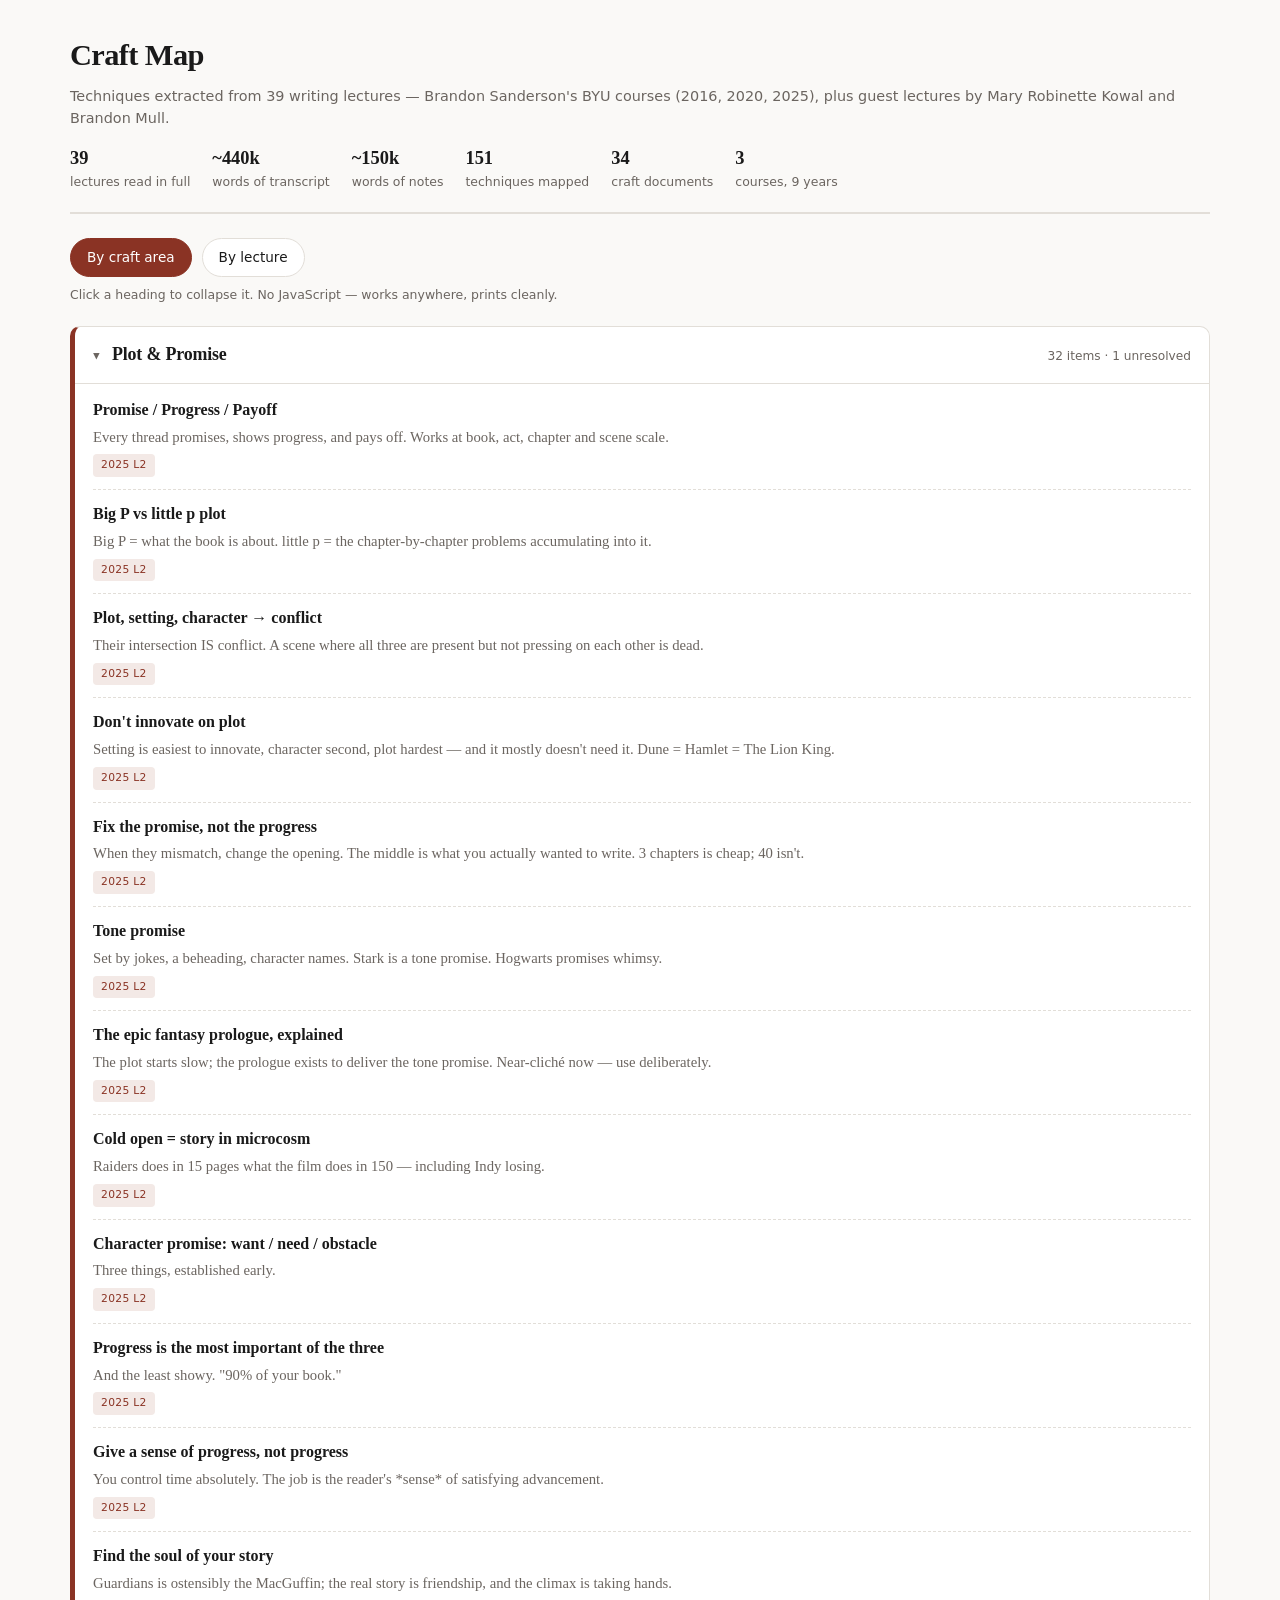
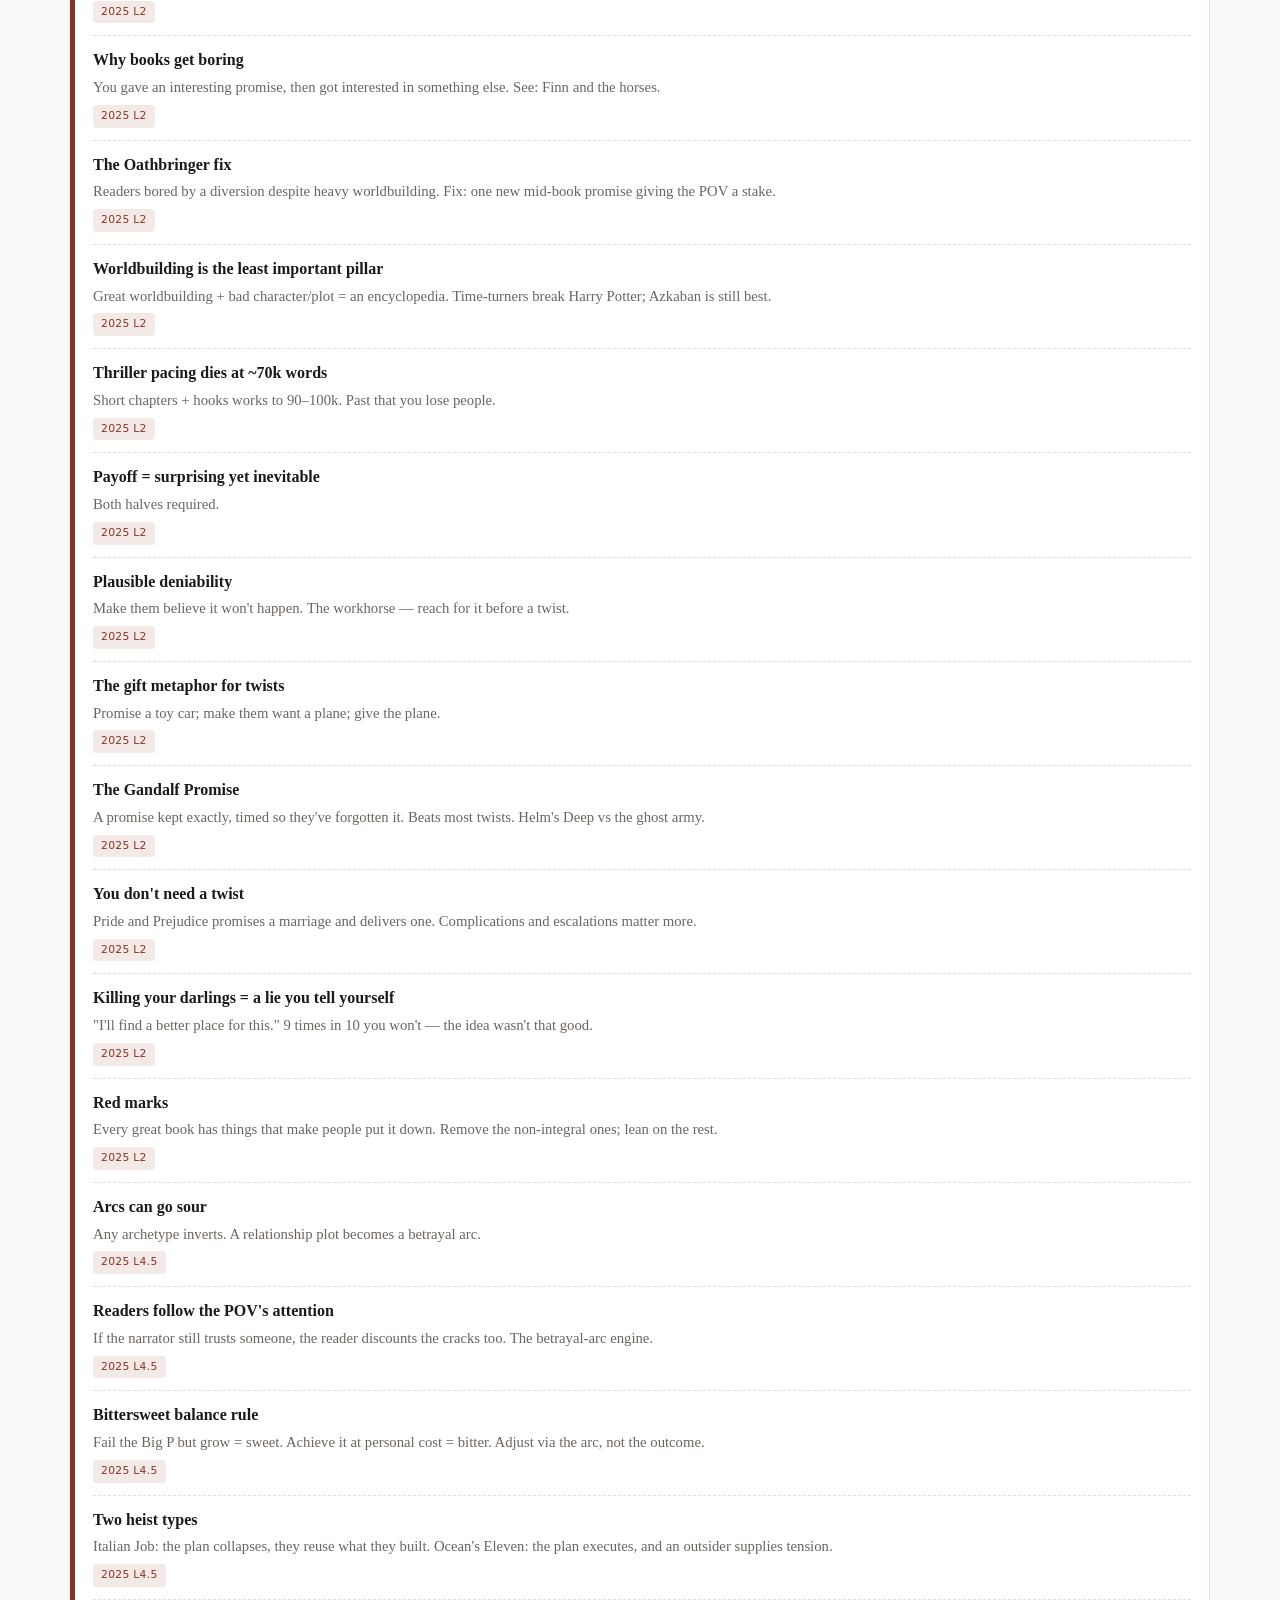
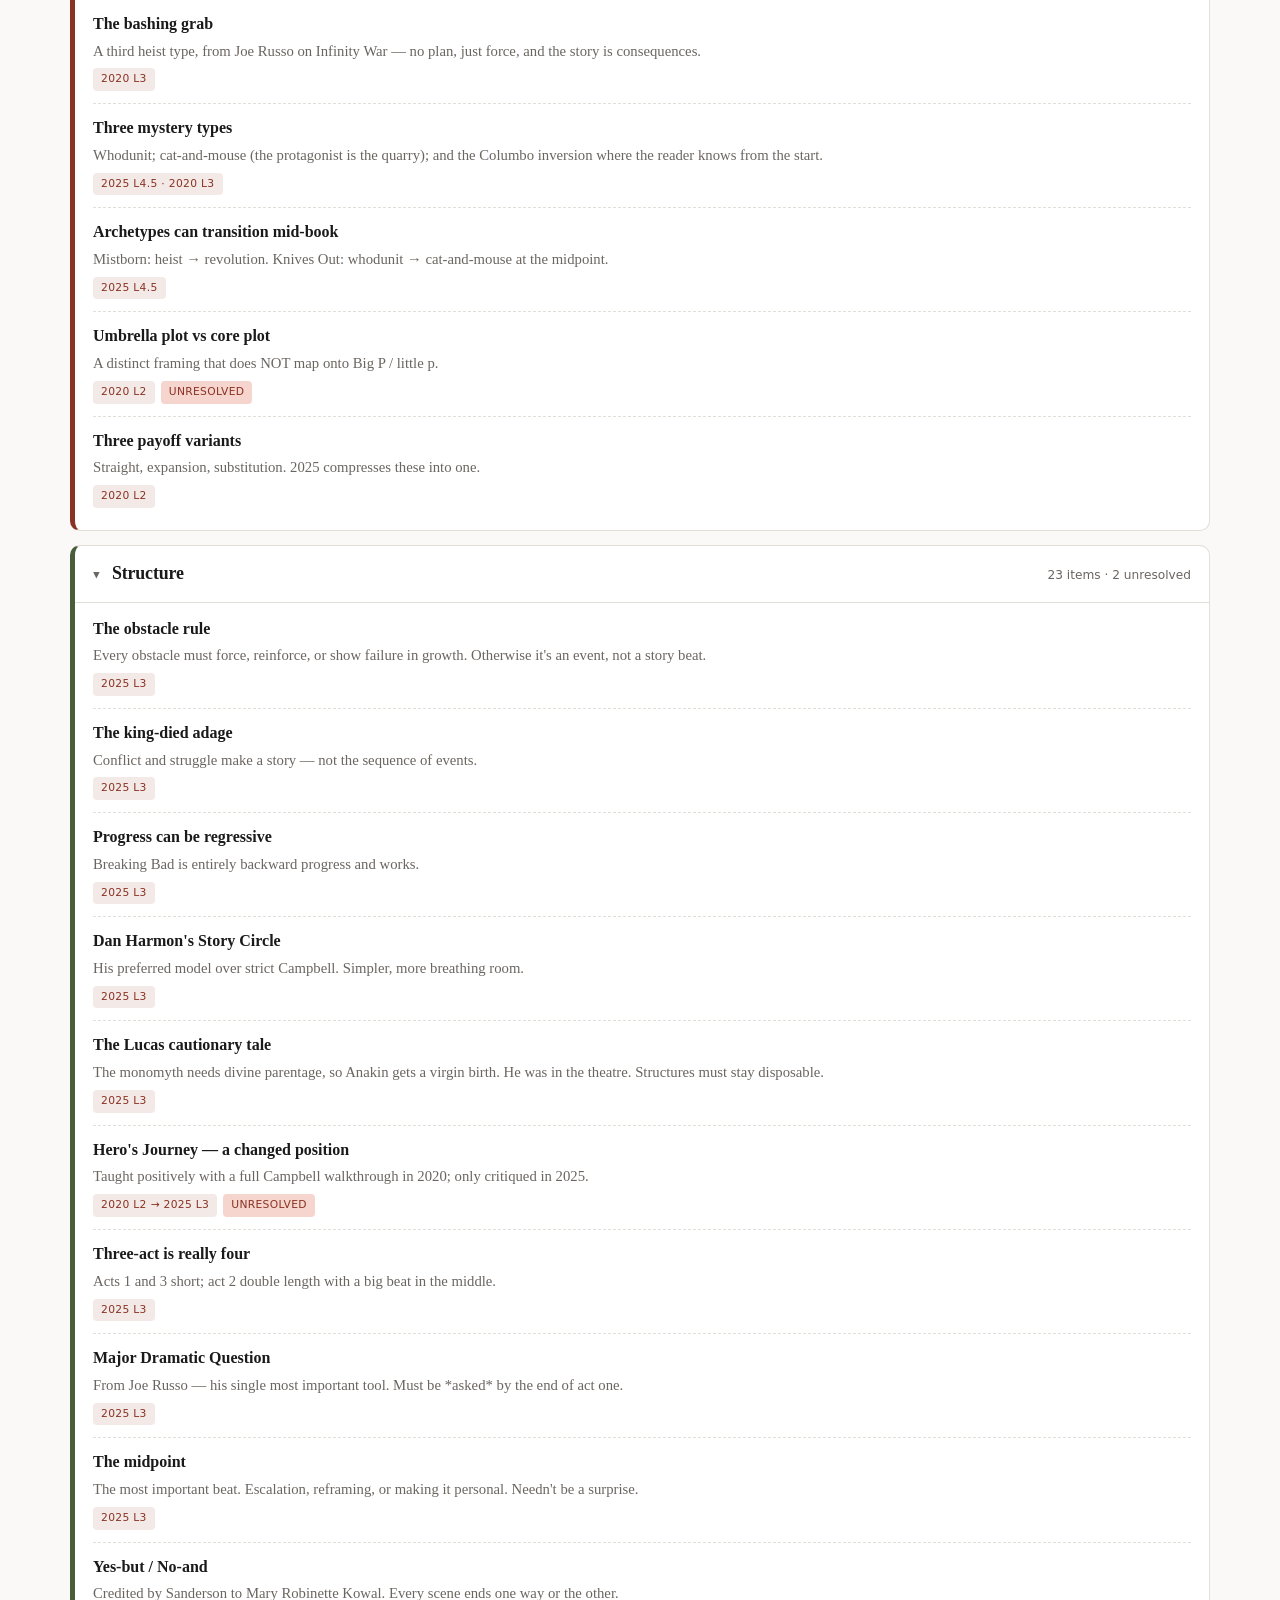
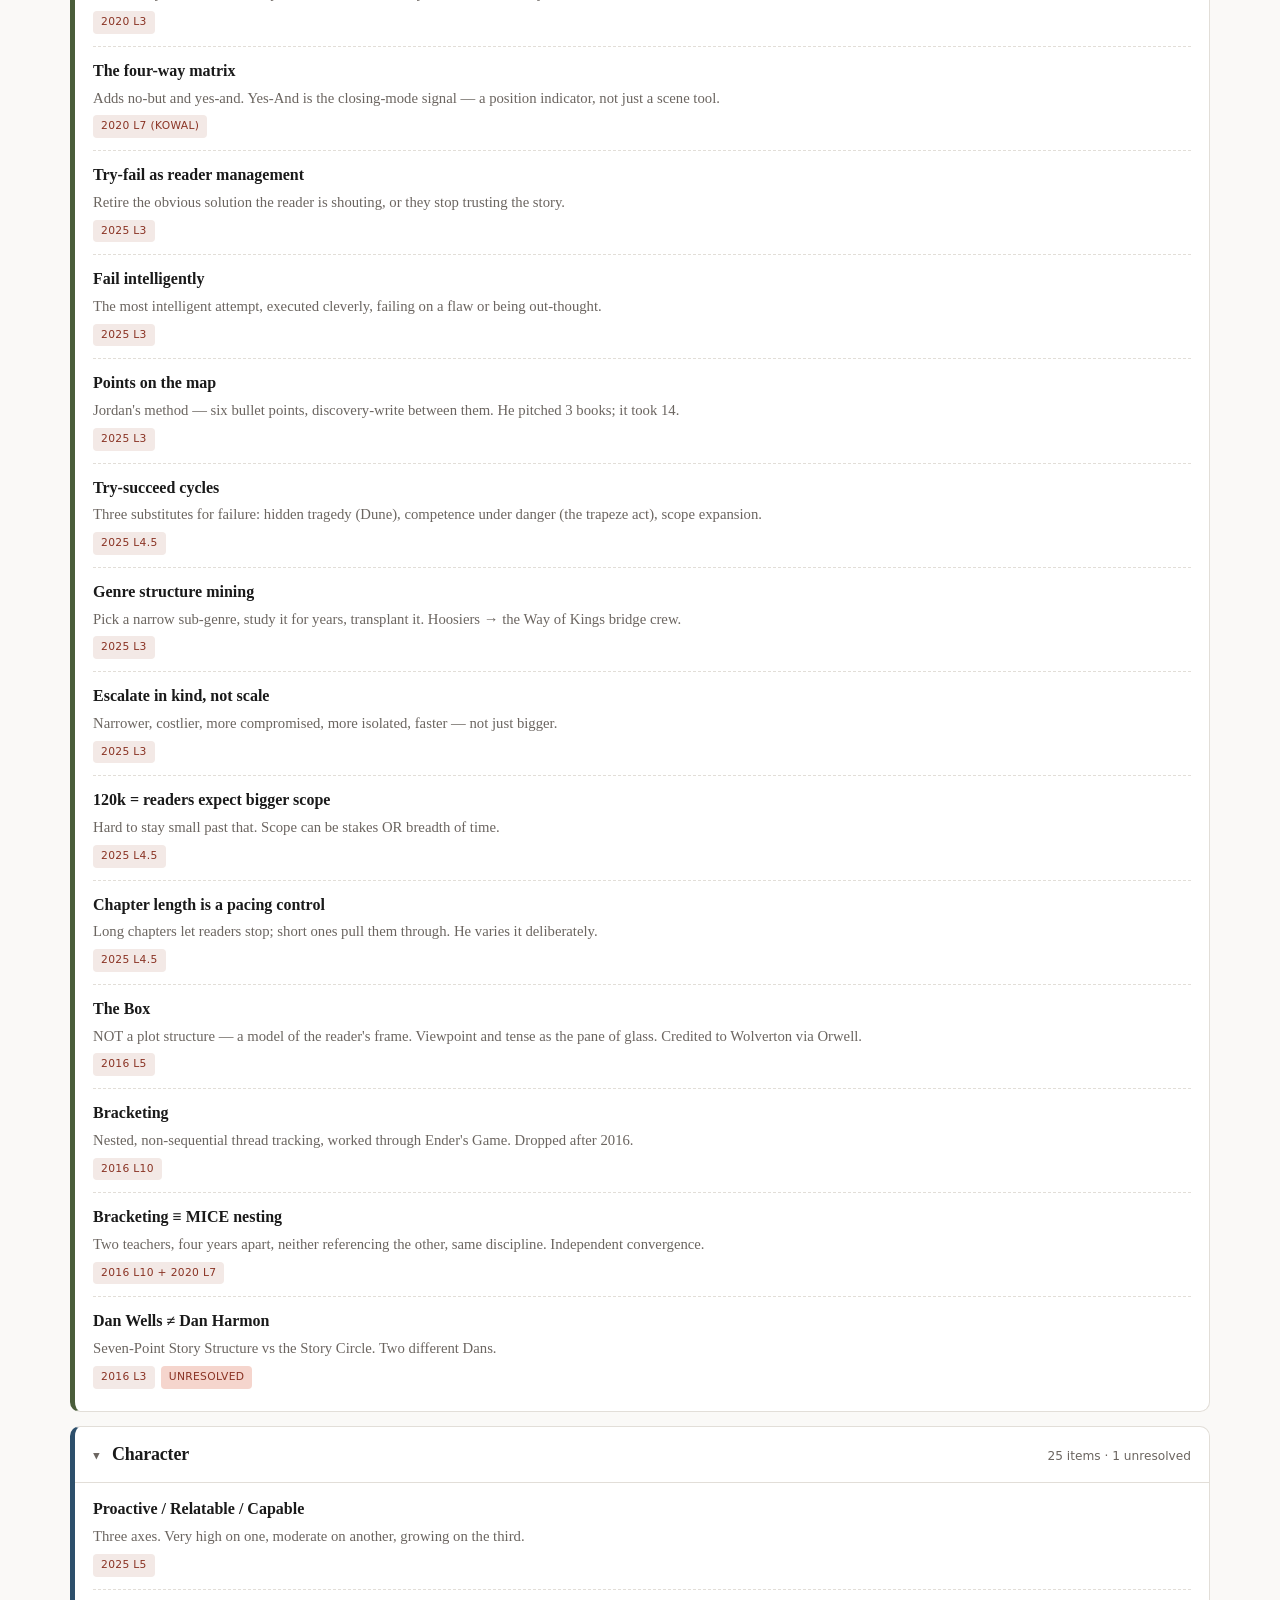
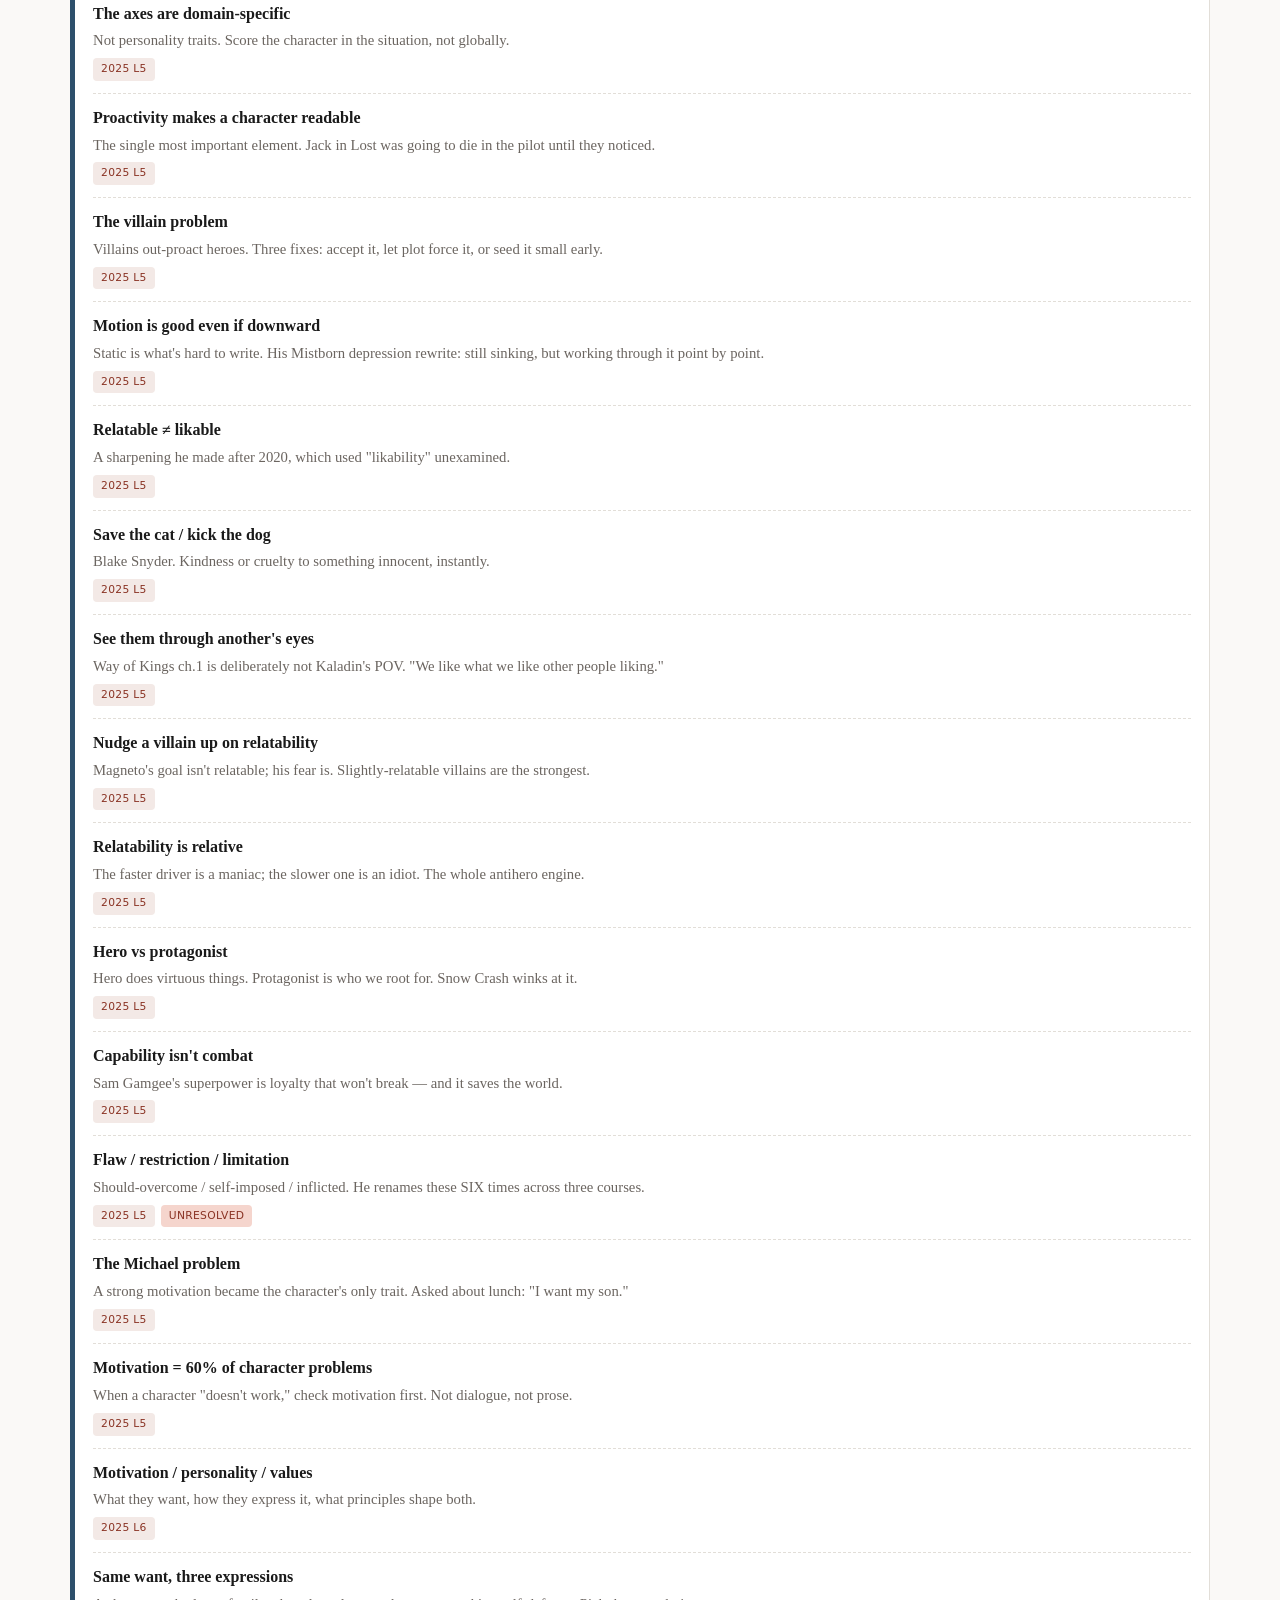
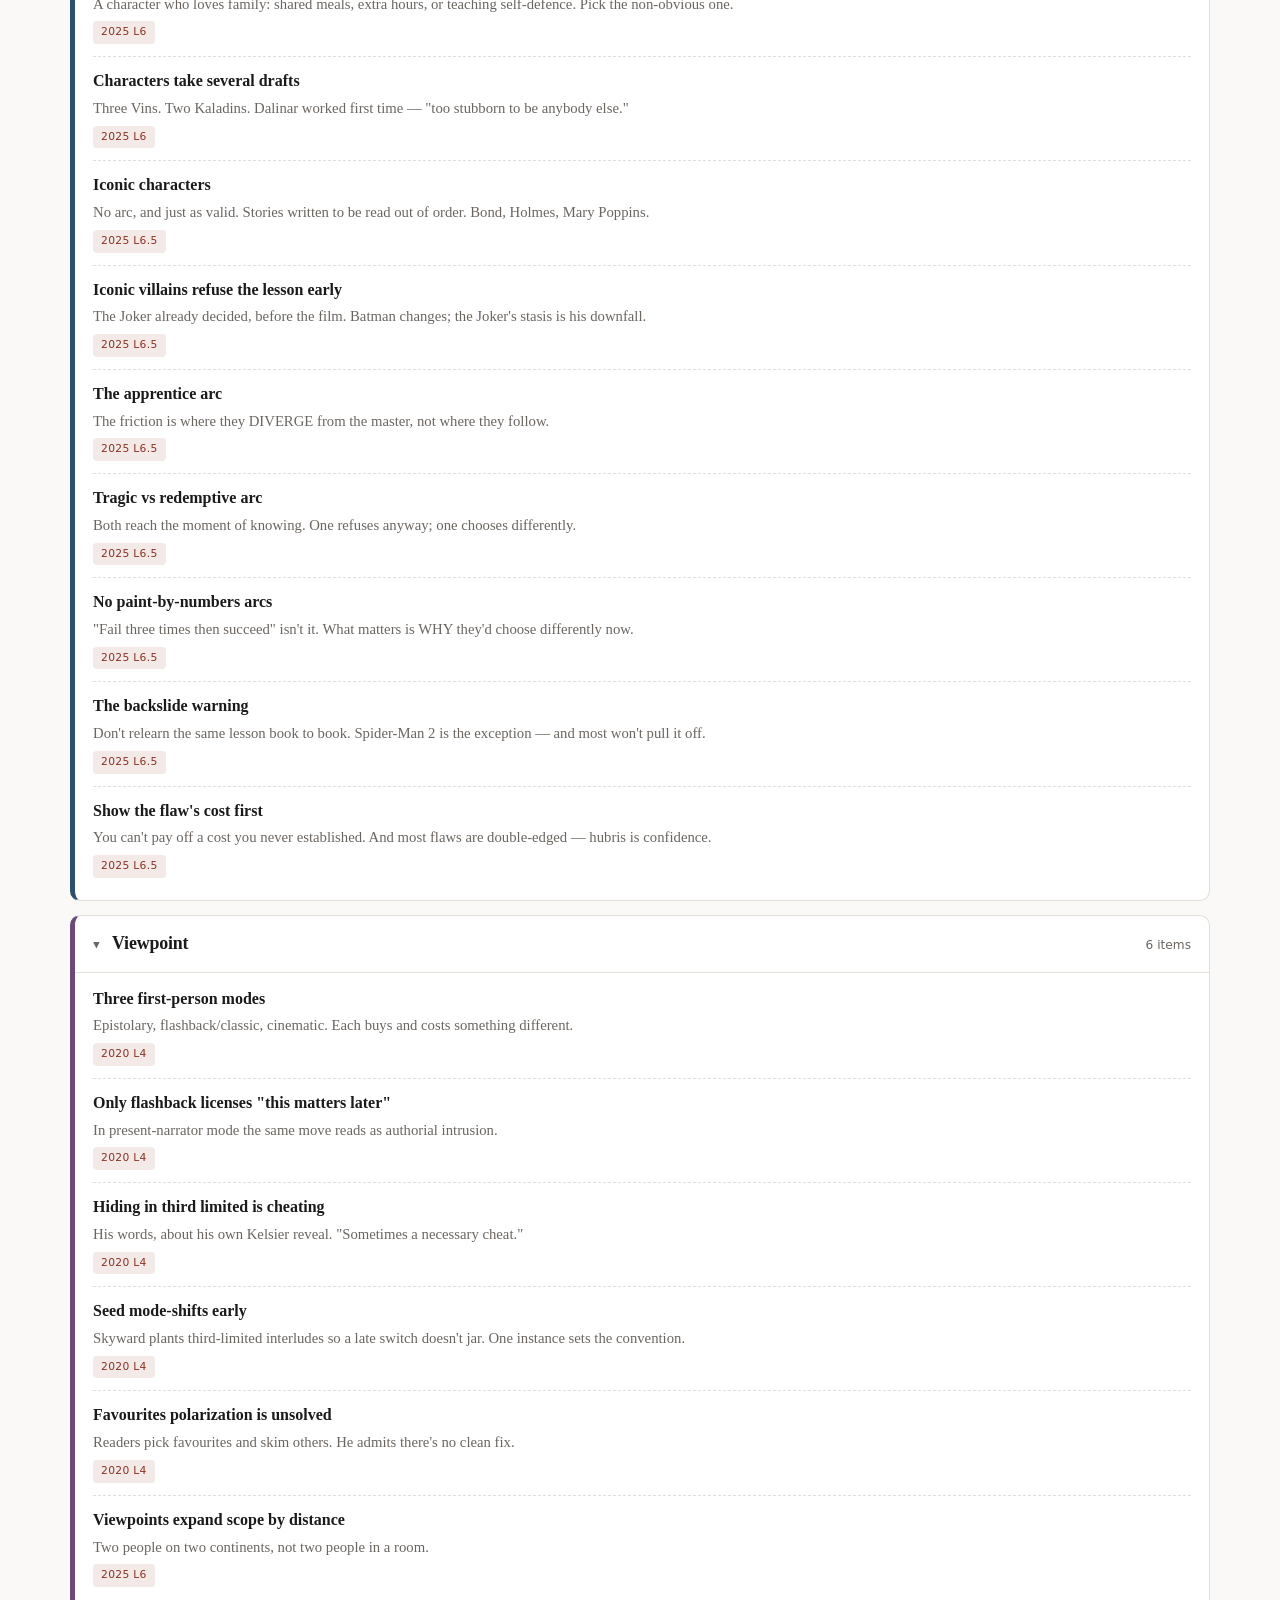
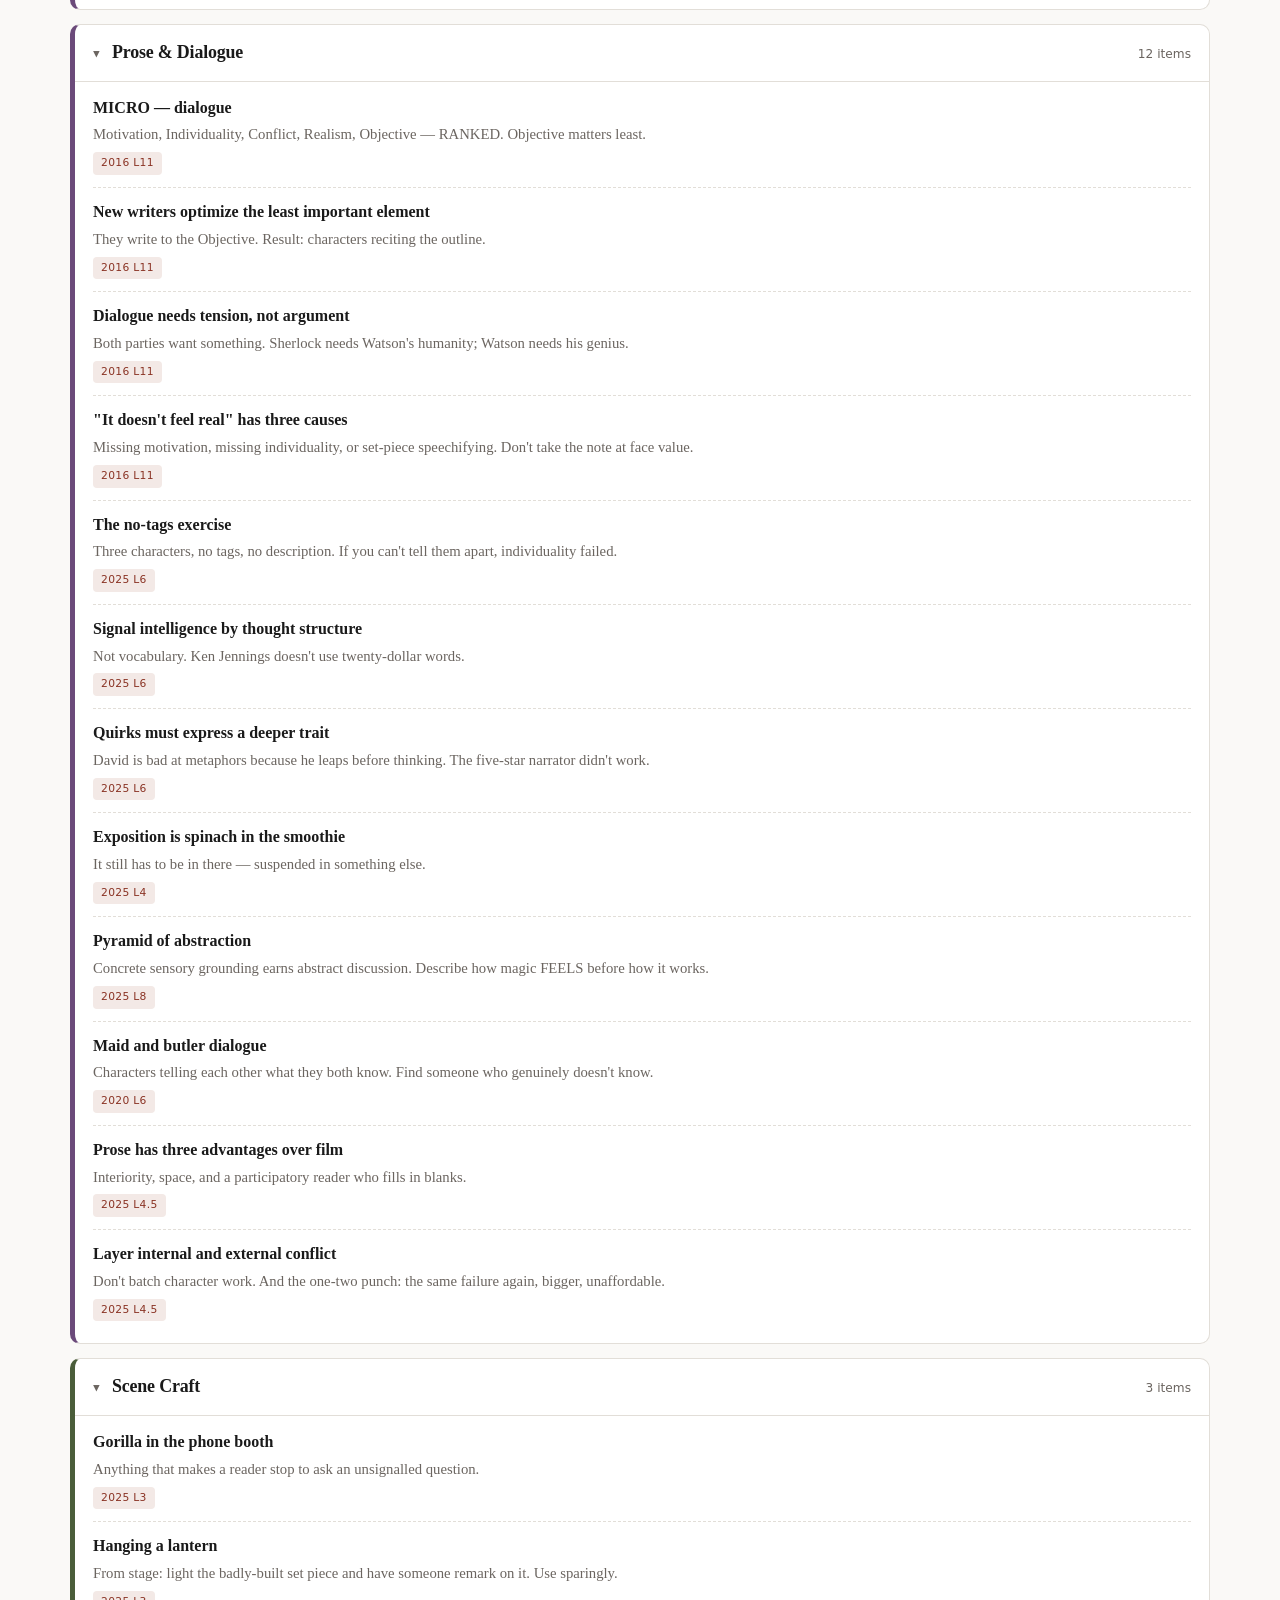
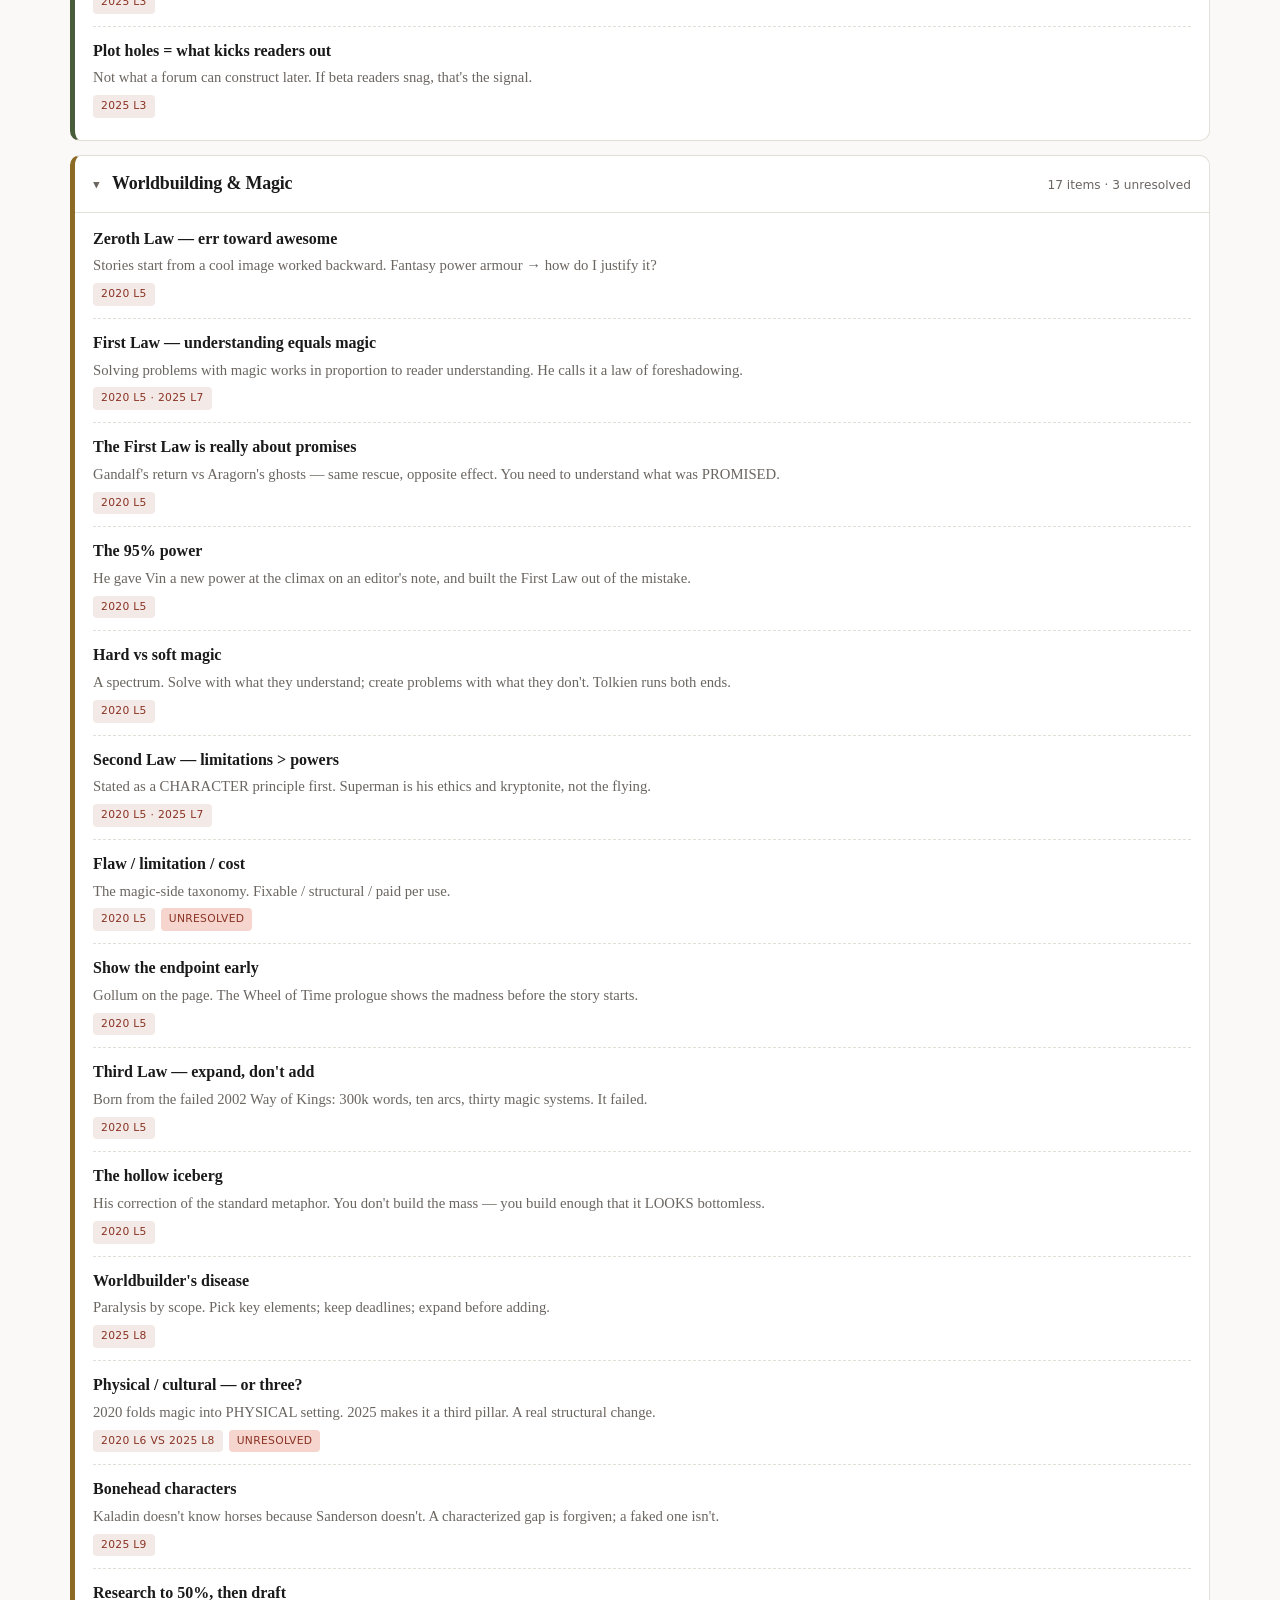
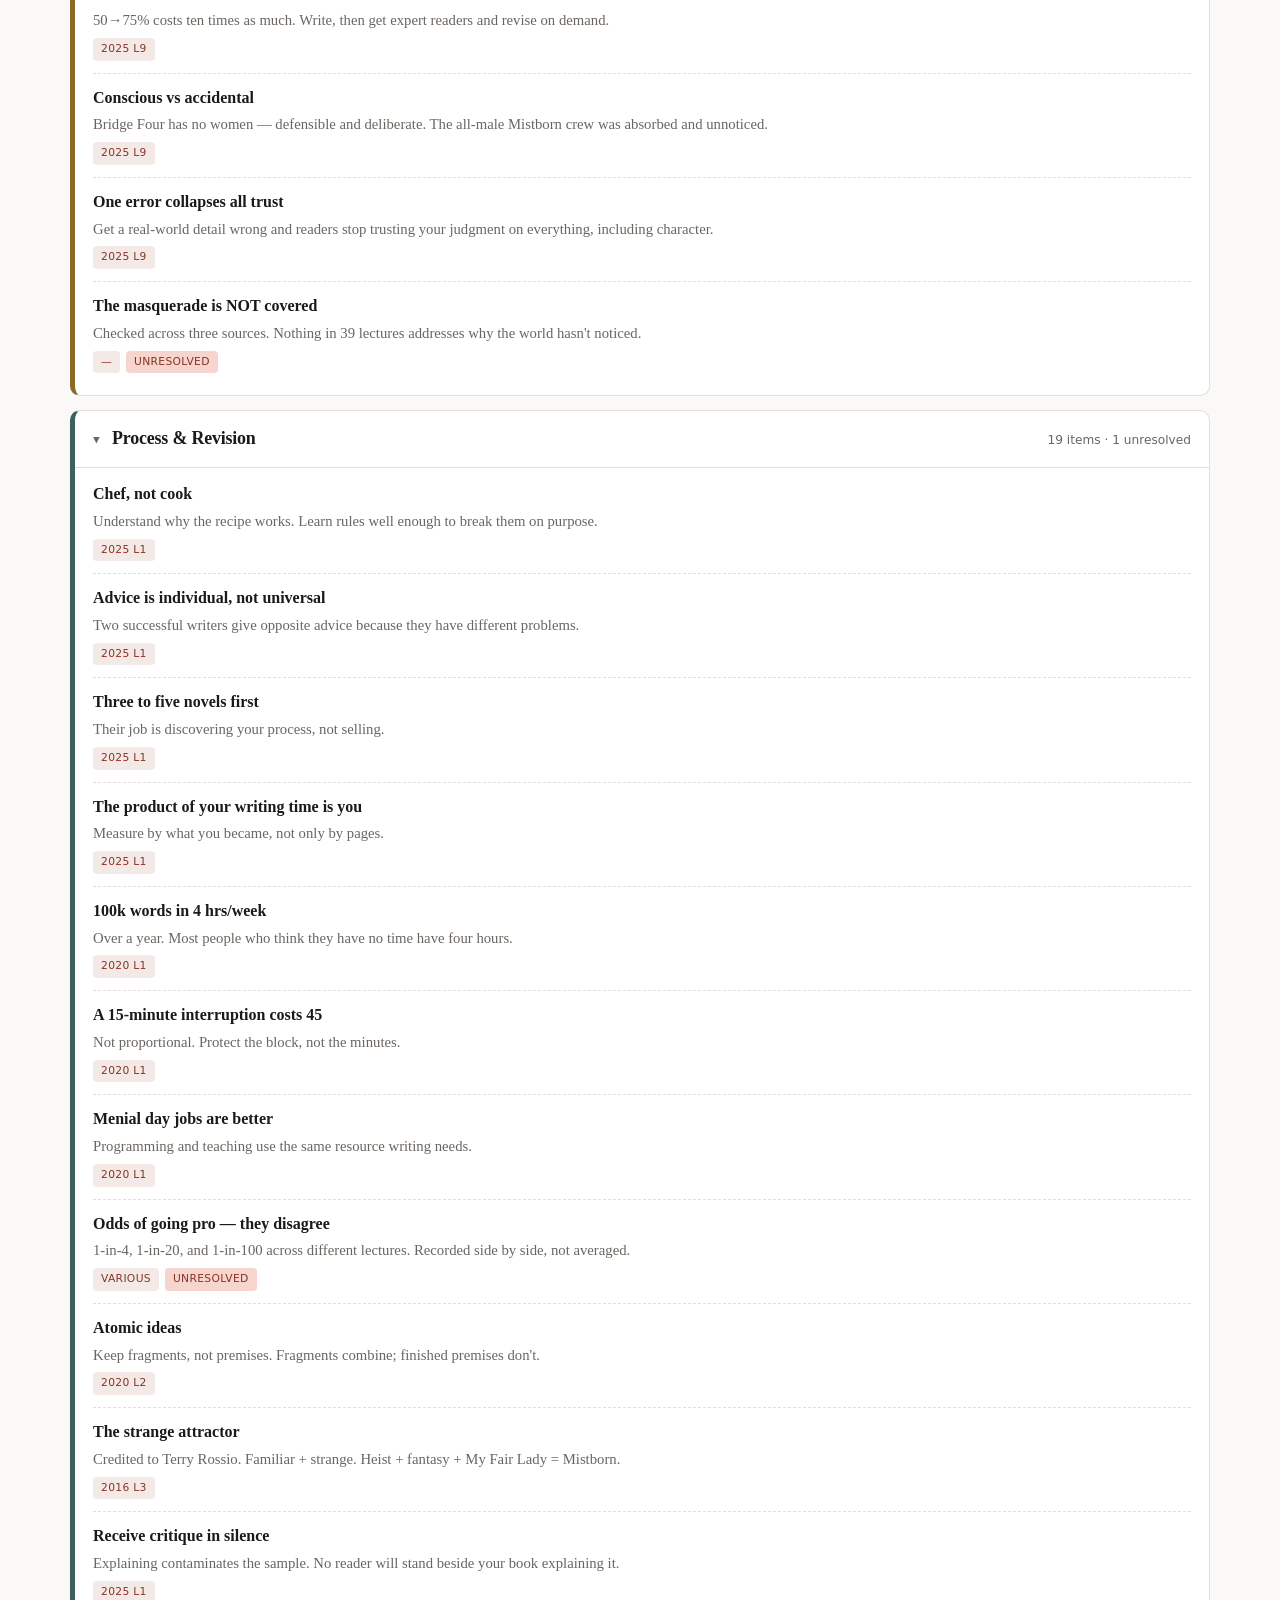
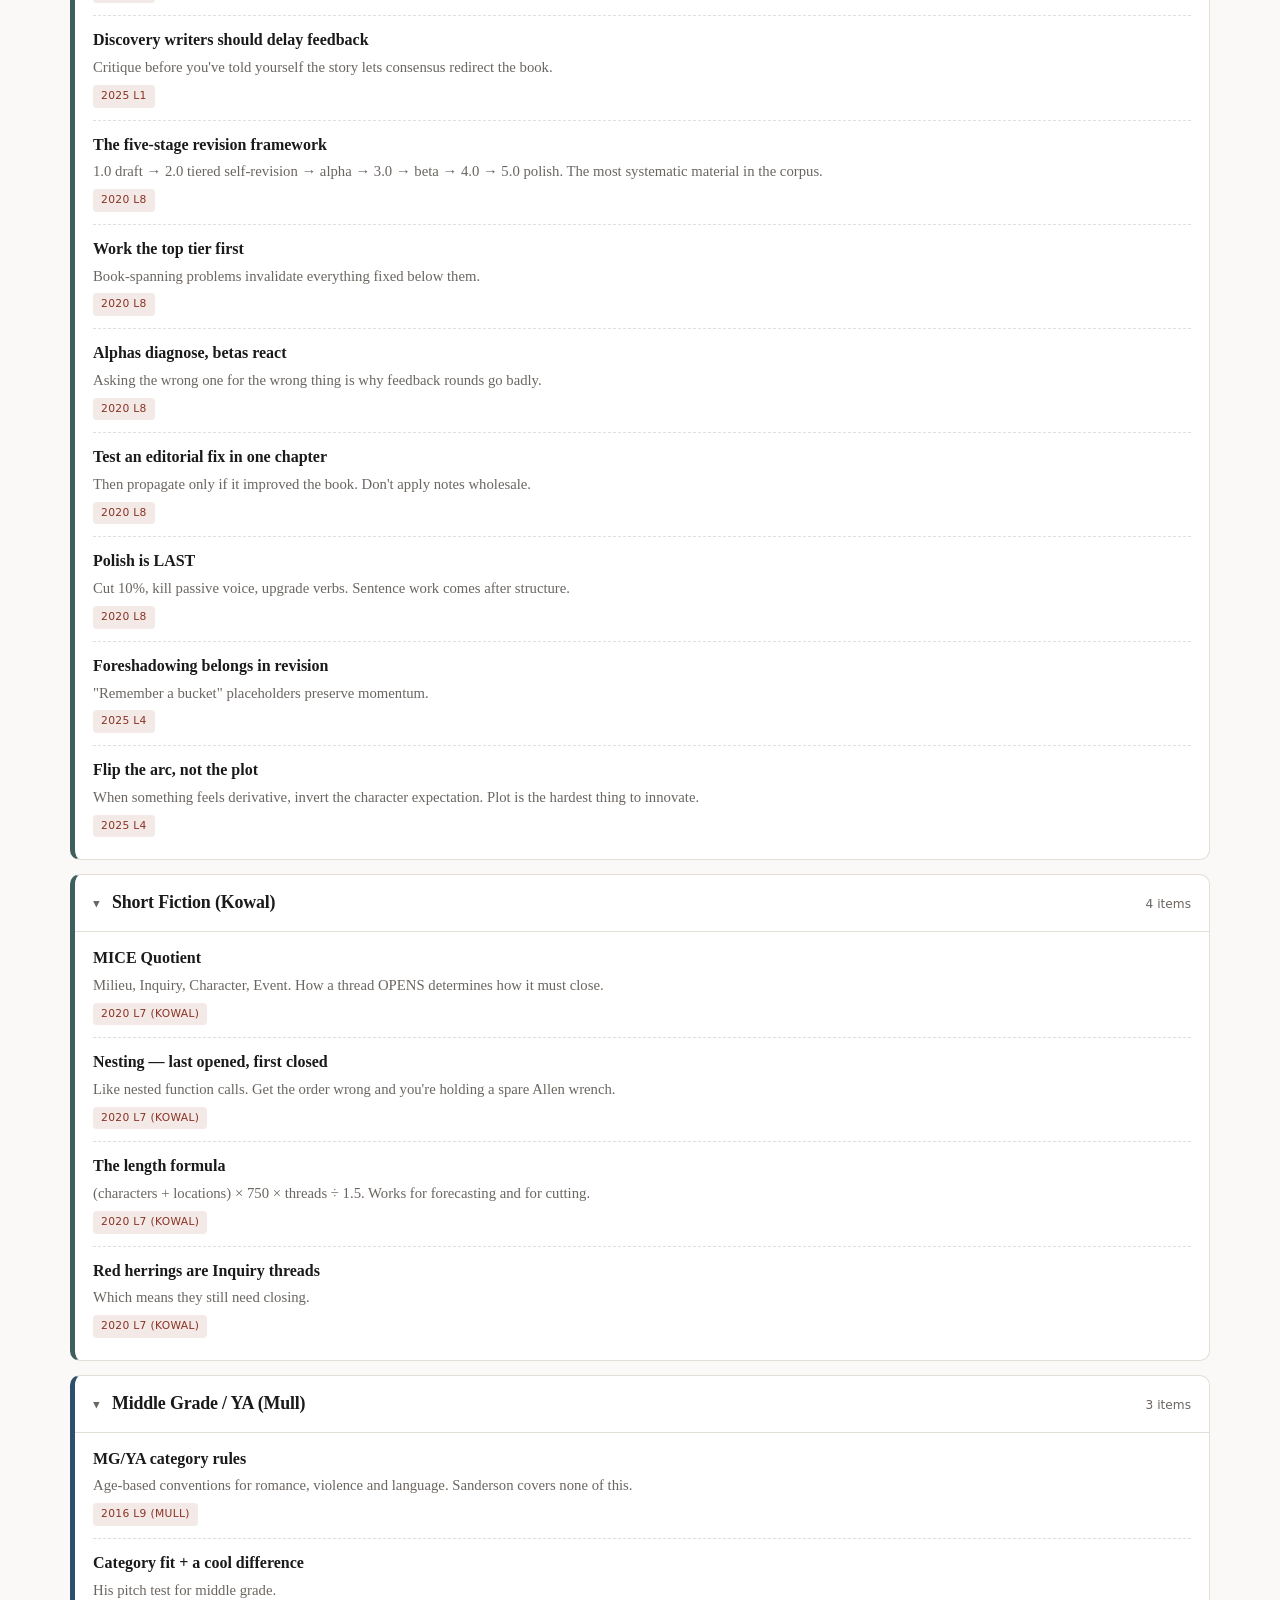
<file: docs/craft-map.html>
<!doctype html>
<html lang="en"><head><meta charset="utf-8">
<meta name="viewport" content="width=device-width,initial-scale=1">
<title>Craft Map &mdash; Sanderson Lecture Extraction</title>
<style>
:root{--bg:#faf9f7;--panel:#fff;--ink:#1a1a1a;--muted:#6b6560;--line:#e2ded8;
--accent:#8a3324;--soft:#f3e9e6;--chip:#efece7;--warnbg:#f5d5cd;--warnfg:#8a3324;
--plot:#8a3324;--structure:#4a5d3a;--character:#2d4f6b;--prose:#6b4a7a;--world:#8a6a24;
--process:#3f5f5f;--biz:#5a5550}
@media (prefers-color-scheme:dark){:root{--bg:#16151a;--panel:#1e1d23;--ink:#eceaf0;--muted:#9a95a2;
--line:#33313b;--accent:#e2836c;--soft:#2c2226;--chip:#2a2830;--warnbg:#4a2b24;--warnfg:#f0a48e;
--plot:#e2836c;--structure:#9dbf85;--character:#82b4dd;--prose:#c39fd6;--world:#dfb45e;
--process:#84b9b9;--biz:#b0a9a2}}
*{box-sizing:border-box}
body{margin:0;background:var(--bg);color:var(--ink);font:16px/1.55 ui-serif,Georgia,"Iowan Old Style",serif}
.wrap{max-width:1180px;margin:0 auto;padding:32px 20px 80px}
header{border-bottom:2px solid var(--line);padding-bottom:20px;margin-bottom:22px}
h1{font-size:1.9rem;margin:0 0 6px;letter-spacing:-.02em}
.sub{color:var(--muted);font-size:.9rem;font-family:ui-sans-serif,system-ui,sans-serif}
.stats{display:flex;gap:22px;flex-wrap:wrap;margin-top:14px;font-family:ui-sans-serif,system-ui,sans-serif;
font-size:.78rem;color:var(--muted)}
.stats b{color:var(--ink);font-size:1.15rem;display:block;font-family:ui-serif,Georgia,serif}
.tabs{display:flex;gap:10px;margin:24px 0 8px;font-family:ui-sans-serif,system-ui,sans-serif}
.tabs label{font-size:.85rem;background:var(--panel);border:1px solid var(--line);
padding:8px 16px;border-radius:99px;cursor:pointer;user-select:none}
.tabs label:hover{border-color:var(--accent)}
#tab-area,#tab-src{position:absolute;opacity:0;pointer-events:none}
#tab-area:checked~.wrap .tabs label[for=tab-area],
#tab-src:checked~.wrap .tabs label[for=tab-src]{background:var(--accent);color:#fff;border-color:var(--accent)}
.view{display:none}
#tab-area:checked~.wrap #view-area{display:block}
#tab-src:checked~.wrap #view-src{display:block}
.hint{color:var(--muted);font-size:.78rem;font-family:ui-sans-serif,system-ui,sans-serif;margin:0 0 22px}
.group{margin-bottom:14px;background:var(--panel);border:1px solid var(--line);
border-left:5px solid var(--gc,var(--accent));border-radius:10px;overflow:hidden}
summary{display:flex;align-items:baseline;gap:12px;padding:14px 18px;cursor:pointer;list-style:none}
summary::-webkit-details-marker{display:none}
summary::before{content:"\25B8";color:var(--muted);font-size:.8em;transition:transform .15s}
details[open]>summary::before{transform:rotate(90deg)}
summary:hover{background:var(--soft)}
.gname{font-size:1.12rem;font-weight:600;letter-spacing:-.01em}
.gmeta{color:var(--muted);font-size:.76rem;font-family:ui-sans-serif,system-ui,sans-serif;margin-left:auto}
.items{padding:2px 18px 10px;border-top:1px solid var(--line)}
.item{padding:12px 0;border-bottom:1px dashed var(--line)}
.item:last-child{border-bottom:0}
.iname{font-weight:600}
.inote{color:var(--muted);font-size:.92rem;margin-top:3px}
.tags{margin-top:6px;display:flex;gap:6px;flex-wrap:wrap}
.tag{font-family:ui-sans-serif,system-ui,sans-serif;font-size:.67rem;letter-spacing:.03em;
text-transform:uppercase;background:var(--chip);color:var(--muted);padding:3px 8px;border-radius:4px;white-space:nowrap}
.tag.src{background:var(--soft);color:var(--accent)}
.tag.warn{background:var(--warnbg);color:var(--warnfg)}
footer{margin-top:40px;padding-top:18px;border-top:1px solid var(--line);color:var(--muted);
font-size:.82rem;font-family:ui-sans-serif,system-ui,sans-serif}
code{background:var(--chip);padding:1px 5px;border-radius:3px;font-size:.9em}
@media print{.tabs,.hint{display:none}.view{display:block!important}.group{break-inside:avoid}}
</style></head>
<body>
<input type="radio" name="view" id="tab-area" checked>
<input type="radio" name="view" id="tab-src">
<div class="wrap">
<header>
<h1>Craft Map</h1>
<div class="sub">Techniques extracted from 39 writing lectures &mdash; Brandon Sanderson's BYU courses
(2016, 2020, 2025), plus guest lectures by Mary Robinette Kowal and Brandon Mull.</div>
<div class="stats">
<div><b>39</b>lectures read in full</div><div><b>~440k</b>words of transcript</div>
<div><b>~150k</b>words of notes</div><div><b>151</b>techniques mapped</div>
<div><b>34</b>craft documents</div><div><b>3</b>courses, 9 years</div></div>
</header>
<div class="tabs">
<label for="tab-area">By craft area</label>
<label for="tab-src">By lecture</label>
</div>
<p class="hint">Click a heading to collapse it. No JavaScript &mdash; works anywhere, prints cleanly.</p>
<div class="view" id="view-area"><details class="group" style="--gc:var(--plot)" open><summary><span class="gname">Plot &amp; Promise</span><span class="gmeta">32 items &middot; 1 unresolved</span></summary><div class="items"><div class="item"><div class="iname">Promise / Progress / Payoff</div><div class="inote">Every thread promises, shows progress, and pays off. Works at book, act, chapter and scene scale.</div><div class="tags"><span class="tag src">2025 L2</span></div></div><div class="item"><div class="iname">Big P vs little p plot</div><div class="inote">Big P = what the book is about. little p = the chapter-by-chapter problems accumulating into it.</div><div class="tags"><span class="tag src">2025 L2</span></div></div><div class="item"><div class="iname">Plot, setting, character → conflict</div><div class="inote">Their intersection IS conflict. A scene where all three are present but not pressing on each other is dead.</div><div class="tags"><span class="tag src">2025 L2</span></div></div><div class="item"><div class="iname">Don't innovate on plot</div><div class="inote">Setting is easiest to innovate, character second, plot hardest — and it mostly doesn't need it. Dune = Hamlet = The Lion King.</div><div class="tags"><span class="tag src">2025 L2</span></div></div><div class="item"><div class="iname">Fix the promise, not the progress</div><div class="inote">When they mismatch, change the opening. The middle is what you actually wanted to write. 3 chapters is cheap; 40 isn't.</div><div class="tags"><span class="tag src">2025 L2</span></div></div><div class="item"><div class="iname">Tone promise</div><div class="inote">Set by jokes, a beheading, character names. Stark is a tone promise. Hogwarts promises whimsy.</div><div class="tags"><span class="tag src">2025 L2</span></div></div><div class="item"><div class="iname">The epic fantasy prologue, explained</div><div class="inote">The plot starts slow; the prologue exists to deliver the tone promise. Near-cliché now — use deliberately.</div><div class="tags"><span class="tag src">2025 L2</span></div></div><div class="item"><div class="iname">Cold open = story in microcosm</div><div class="inote">Raiders does in 15 pages what the film does in 150 — including Indy losing.</div><div class="tags"><span class="tag src">2025 L2</span></div></div><div class="item"><div class="iname">Character promise: want / need / obstacle</div><div class="inote">Three things, established early.</div><div class="tags"><span class="tag src">2025 L2</span></div></div><div class="item"><div class="iname">Progress is the most important of the three</div><div class="inote">And the least showy. "90% of your book."</div><div class="tags"><span class="tag src">2025 L2</span></div></div><div class="item"><div class="iname">Give a sense of progress, not progress</div><div class="inote">You control time absolutely. The job is the reader's *sense* of satisfying advancement.</div><div class="tags"><span class="tag src">2025 L2</span></div></div><div class="item"><div class="iname">Find the soul of your story</div><div class="inote">Guardians is ostensibly the MacGuffin; the real story is friendship, and the climax is taking hands.</div><div class="tags"><span class="tag src">2025 L2</span></div></div><div class="item"><div class="iname">Why books get boring</div><div class="inote">You gave an interesting promise, then got interested in something else. See: Finn and the horses.</div><div class="tags"><span class="tag src">2025 L2</span></div></div><div class="item"><div class="iname">The Oathbringer fix</div><div class="inote">Readers bored by a diversion despite heavy worldbuilding. Fix: one new mid-book promise giving the POV a stake.</div><div class="tags"><span class="tag src">2025 L2</span></div></div><div class="item"><div class="iname">Worldbuilding is the least important pillar</div><div class="inote">Great worldbuilding + bad character/plot = an encyclopedia. Time-turners break Harry Potter; Azkaban is still best.</div><div class="tags"><span class="tag src">2025 L2</span></div></div><div class="item"><div class="iname">Thriller pacing dies at ~70k words</div><div class="inote">Short chapters + hooks works to 90–100k. Past that you lose people.</div><div class="tags"><span class="tag src">2025 L2</span></div></div><div class="item"><div class="iname">Payoff = surprising yet inevitable</div><div class="inote">Both halves required.</div><div class="tags"><span class="tag src">2025 L2</span></div></div><div class="item"><div class="iname">Plausible deniability</div><div class="inote">Make them believe it won't happen. The workhorse — reach for it before a twist.</div><div class="tags"><span class="tag src">2025 L2</span></div></div><div class="item"><div class="iname">The gift metaphor for twists</div><div class="inote">Promise a toy car; make them want a plane; give the plane.</div><div class="tags"><span class="tag src">2025 L2</span></div></div><div class="item"><div class="iname">The Gandalf Promise</div><div class="inote">A promise kept exactly, timed so they've forgotten it. Beats most twists. Helm's Deep vs the ghost army.</div><div class="tags"><span class="tag src">2025 L2</span></div></div><div class="item"><div class="iname">You don't need a twist</div><div class="inote">Pride and Prejudice promises a marriage and delivers one. Complications and escalations matter more.</div><div class="tags"><span class="tag src">2025 L2</span></div></div><div class="item"><div class="iname">Killing your darlings = a lie you tell yourself</div><div class="inote">"I'll find a better place for this." 9 times in 10 you won't — the idea wasn't that good.</div><div class="tags"><span class="tag src">2025 L2</span></div></div><div class="item"><div class="iname">Red marks</div><div class="inote">Every great book has things that make people put it down. Remove the non-integral ones; lean on the rest.</div><div class="tags"><span class="tag src">2025 L2</span></div></div><div class="item"><div class="iname">Arcs can go sour</div><div class="inote">Any archetype inverts. A relationship plot becomes a betrayal arc.</div><div class="tags"><span class="tag src">2025 L4.5</span></div></div><div class="item"><div class="iname">Readers follow the POV's attention</div><div class="inote">If the narrator still trusts someone, the reader discounts the cracks too. The betrayal-arc engine.</div><div class="tags"><span class="tag src">2025 L4.5</span></div></div><div class="item"><div class="iname">Bittersweet balance rule</div><div class="inote">Fail the Big P but grow = sweet. Achieve it at personal cost = bitter. Adjust via the arc, not the outcome.</div><div class="tags"><span class="tag src">2025 L4.5</span></div></div><div class="item"><div class="iname">Two heist types</div><div class="inote">Italian Job: the plan collapses, they reuse what they built. Ocean's Eleven: the plan executes, and an outsider supplies tension.</div><div class="tags"><span class="tag src">2025 L4.5</span></div></div><div class="item"><div class="iname">The bashing grab</div><div class="inote">A third heist type, from Joe Russo on Infinity War — no plan, just force, and the story is consequences.</div><div class="tags"><span class="tag src">2020 L3</span></div></div><div class="item"><div class="iname">Three mystery types</div><div class="inote">Whodunit; cat-and-mouse (the protagonist is the quarry); and the Columbo inversion where the reader knows from the start.</div><div class="tags"><span class="tag src">2025 L4.5 · 2020 L3</span></div></div><div class="item"><div class="iname">Archetypes can transition mid-book</div><div class="inote">Mistborn: heist → revolution. Knives Out: whodunit → cat-and-mouse at the midpoint.</div><div class="tags"><span class="tag src">2025 L4.5</span></div></div><div class="item"><div class="iname">Umbrella plot vs core plot</div><div class="inote">A distinct framing that does NOT map onto Big P / little p.</div><div class="tags"><span class="tag src">2020 L2</span><span class="tag warn">unresolved</span></div></div><div class="item"><div class="iname">Three payoff variants</div><div class="inote">Straight, expansion, substitution. 2025 compresses these into one.</div><div class="tags"><span class="tag src">2020 L2</span></div></div></div></details><details class="group" style="--gc:var(--structure)" open><summary><span class="gname">Structure</span><span class="gmeta">23 items &middot; 2 unresolved</span></summary><div class="items"><div class="item"><div class="iname">The obstacle rule</div><div class="inote">Every obstacle must force, reinforce, or show failure in growth. Otherwise it's an event, not a story beat.</div><div class="tags"><span class="tag src">2025 L3</span></div></div><div class="item"><div class="iname">The king-died adage</div><div class="inote">Conflict and struggle make a story — not the sequence of events.</div><div class="tags"><span class="tag src">2025 L3</span></div></div><div class="item"><div class="iname">Progress can be regressive</div><div class="inote">Breaking Bad is entirely backward progress and works.</div><div class="tags"><span class="tag src">2025 L3</span></div></div><div class="item"><div class="iname">Dan Harmon's Story Circle</div><div class="inote">His preferred model over strict Campbell. Simpler, more breathing room.</div><div class="tags"><span class="tag src">2025 L3</span></div></div><div class="item"><div class="iname">The Lucas cautionary tale</div><div class="inote">The monomyth needs divine parentage, so Anakin gets a virgin birth. He was in the theatre. Structures must stay disposable.</div><div class="tags"><span class="tag src">2025 L3</span></div></div><div class="item"><div class="iname">Hero's Journey — a changed position</div><div class="inote">Taught positively with a full Campbell walkthrough in 2020; only critiqued in 2025.</div><div class="tags"><span class="tag src">2020 L2 → 2025 L3</span><span class="tag warn">unresolved</span></div></div><div class="item"><div class="iname">Three-act is really four</div><div class="inote">Acts 1 and 3 short; act 2 double length with a big beat in the middle.</div><div class="tags"><span class="tag src">2025 L3</span></div></div><div class="item"><div class="iname">Major Dramatic Question</div><div class="inote">From Joe Russo — his single most important tool. Must be *asked* by the end of act one.</div><div class="tags"><span class="tag src">2025 L3</span></div></div><div class="item"><div class="iname">The midpoint</div><div class="inote">The most important beat. Escalation, reframing, or making it personal. Needn't be a surprise.</div><div class="tags"><span class="tag src">2025 L3</span></div></div><div class="item"><div class="iname">Yes-but / No-and</div><div class="inote">Credited by Sanderson to Mary Robinette Kowal. Every scene ends one way or the other.</div><div class="tags"><span class="tag src">2020 L3</span></div></div><div class="item"><div class="iname">The four-way matrix</div><div class="inote">Adds no-but and yes-and. Yes-And is the closing-mode signal — a position indicator, not just a scene tool.</div><div class="tags"><span class="tag src">2020 L7 (Kowal)</span></div></div><div class="item"><div class="iname">Try-fail as reader management</div><div class="inote">Retire the obvious solution the reader is shouting, or they stop trusting the story.</div><div class="tags"><span class="tag src">2025 L3</span></div></div><div class="item"><div class="iname">Fail intelligently</div><div class="inote">The most intelligent attempt, executed cleverly, failing on a flaw or being out-thought.</div><div class="tags"><span class="tag src">2025 L3</span></div></div><div class="item"><div class="iname">Points on the map</div><div class="inote">Jordan's method — six bullet points, discovery-write between them. He pitched 3 books; it took 14.</div><div class="tags"><span class="tag src">2025 L3</span></div></div><div class="item"><div class="iname">Try-succeed cycles</div><div class="inote">Three substitutes for failure: hidden tragedy (Dune), competence under danger (the trapeze act), scope expansion.</div><div class="tags"><span class="tag src">2025 L4.5</span></div></div><div class="item"><div class="iname">Genre structure mining</div><div class="inote">Pick a narrow sub-genre, study it for years, transplant it. Hoosiers → the Way of Kings bridge crew.</div><div class="tags"><span class="tag src">2025 L3</span></div></div><div class="item"><div class="iname">Escalate in kind, not scale</div><div class="inote">Narrower, costlier, more compromised, more isolated, faster — not just bigger.</div><div class="tags"><span class="tag src">2025 L3</span></div></div><div class="item"><div class="iname">120k = readers expect bigger scope</div><div class="inote">Hard to stay small past that. Scope can be stakes OR breadth of time.</div><div class="tags"><span class="tag src">2025 L4.5</span></div></div><div class="item"><div class="iname">Chapter length is a pacing control</div><div class="inote">Long chapters let readers stop; short ones pull them through. He varies it deliberately.</div><div class="tags"><span class="tag src">2025 L4.5</span></div></div><div class="item"><div class="iname">The Box</div><div class="inote">NOT a plot structure — a model of the reader's frame. Viewpoint and tense as the pane of glass. Credited to Wolverton via Orwell.</div><div class="tags"><span class="tag src">2016 L5</span></div></div><div class="item"><div class="iname">Bracketing</div><div class="inote">Nested, non-sequential thread tracking, worked through Ender's Game. Dropped after 2016.</div><div class="tags"><span class="tag src">2016 L10</span></div></div><div class="item"><div class="iname">Bracketing ≡ MICE nesting</div><div class="inote">Two teachers, four years apart, neither referencing the other, same discipline. Independent convergence.</div><div class="tags"><span class="tag src">2016 L10 + 2020 L7</span></div></div><div class="item"><div class="iname">Dan Wells ≠ Dan Harmon</div><div class="inote">Seven-Point Story Structure vs the Story Circle. Two different Dans.</div><div class="tags"><span class="tag src">2016 L3</span><span class="tag warn">unresolved</span></div></div></div></details><details class="group" style="--gc:var(--character)" open><summary><span class="gname">Character</span><span class="gmeta">25 items &middot; 1 unresolved</span></summary><div class="items"><div class="item"><div class="iname">Proactive / Relatable / Capable</div><div class="inote">Three axes. Very high on one, moderate on another, growing on the third.</div><div class="tags"><span class="tag src">2025 L5</span></div></div><div class="item"><div class="iname">The axes are domain-specific</div><div class="inote">Not personality traits. Score the character in the situation, not globally.</div><div class="tags"><span class="tag src">2025 L5</span></div></div><div class="item"><div class="iname">Proactivity makes a character readable</div><div class="inote">The single most important element. Jack in Lost was going to die in the pilot until they noticed.</div><div class="tags"><span class="tag src">2025 L5</span></div></div><div class="item"><div class="iname">The villain problem</div><div class="inote">Villains out-proact heroes. Three fixes: accept it, let plot force it, or seed it small early.</div><div class="tags"><span class="tag src">2025 L5</span></div></div><div class="item"><div class="iname">Motion is good even if downward</div><div class="inote">Static is what's hard to write. His Mistborn depression rewrite: still sinking, but working through it point by point.</div><div class="tags"><span class="tag src">2025 L5</span></div></div><div class="item"><div class="iname">Relatable ≠ likable</div><div class="inote">A sharpening he made after 2020, which used "likability" unexamined.</div><div class="tags"><span class="tag src">2025 L5</span></div></div><div class="item"><div class="iname">Save the cat / kick the dog</div><div class="inote">Blake Snyder. Kindness or cruelty to something innocent, instantly.</div><div class="tags"><span class="tag src">2025 L5</span></div></div><div class="item"><div class="iname">See them through another's eyes</div><div class="inote">Way of Kings ch.1 is deliberately not Kaladin's POV. "We like what we like other people liking."</div><div class="tags"><span class="tag src">2025 L5</span></div></div><div class="item"><div class="iname">Nudge a villain up on relatability</div><div class="inote">Magneto's goal isn't relatable; his fear is. Slightly-relatable villains are the strongest.</div><div class="tags"><span class="tag src">2025 L5</span></div></div><div class="item"><div class="iname">Relatability is relative</div><div class="inote">The faster driver is a maniac; the slower one is an idiot. The whole antihero engine.</div><div class="tags"><span class="tag src">2025 L5</span></div></div><div class="item"><div class="iname">Hero vs protagonist</div><div class="inote">Hero does virtuous things. Protagonist is who we root for. Snow Crash winks at it.</div><div class="tags"><span class="tag src">2025 L5</span></div></div><div class="item"><div class="iname">Capability isn't combat</div><div class="inote">Sam Gamgee's superpower is loyalty that won't break — and it saves the world.</div><div class="tags"><span class="tag src">2025 L5</span></div></div><div class="item"><div class="iname">Flaw / restriction / limitation</div><div class="inote">Should-overcome / self-imposed / inflicted. He renames these SIX times across three courses.</div><div class="tags"><span class="tag src">2025 L5</span><span class="tag warn">unresolved</span></div></div><div class="item"><div class="iname">The Michael problem</div><div class="inote">A strong motivation became the character's only trait. Asked about lunch: "I want my son."</div><div class="tags"><span class="tag src">2025 L5</span></div></div><div class="item"><div class="iname">Motivation = 60% of character problems</div><div class="inote">When a character "doesn't work," check motivation first. Not dialogue, not prose.</div><div class="tags"><span class="tag src">2025 L5</span></div></div><div class="item"><div class="iname">Motivation / personality / values</div><div class="inote">What they want, how they express it, what principles shape both.</div><div class="tags"><span class="tag src">2025 L6</span></div></div><div class="item"><div class="iname">Same want, three expressions</div><div class="inote">A character who loves family: shared meals, extra hours, or teaching self-defence. Pick the non-obvious one.</div><div class="tags"><span class="tag src">2025 L6</span></div></div><div class="item"><div class="iname">Characters take several drafts</div><div class="inote">Three Vins. Two Kaladins. Dalinar worked first time — "too stubborn to be anybody else."</div><div class="tags"><span class="tag src">2025 L6</span></div></div><div class="item"><div class="iname">Iconic characters</div><div class="inote">No arc, and just as valid. Stories written to be read out of order. Bond, Holmes, Mary Poppins.</div><div class="tags"><span class="tag src">2025 L6.5</span></div></div><div class="item"><div class="iname">Iconic villains refuse the lesson early</div><div class="inote">The Joker already decided, before the film. Batman changes; the Joker's stasis is his downfall.</div><div class="tags"><span class="tag src">2025 L6.5</span></div></div><div class="item"><div class="iname">The apprentice arc</div><div class="inote">The friction is where they DIVERGE from the master, not where they follow.</div><div class="tags"><span class="tag src">2025 L6.5</span></div></div><div class="item"><div class="iname">Tragic vs redemptive arc</div><div class="inote">Both reach the moment of knowing. One refuses anyway; one chooses differently.</div><div class="tags"><span class="tag src">2025 L6.5</span></div></div><div class="item"><div class="iname">No paint-by-numbers arcs</div><div class="inote">"Fail three times then succeed" isn't it. What matters is WHY they'd choose differently now.</div><div class="tags"><span class="tag src">2025 L6.5</span></div></div><div class="item"><div class="iname">The backslide warning</div><div class="inote">Don't relearn the same lesson book to book. Spider-Man 2 is the exception — and most won't pull it off.</div><div class="tags"><span class="tag src">2025 L6.5</span></div></div><div class="item"><div class="iname">Show the flaw's cost first</div><div class="inote">You can't pay off a cost you never established. And most flaws are double-edged — hubris is confidence.</div><div class="tags"><span class="tag src">2025 L6.5</span></div></div></div></details><details class="group" style="--gc:var(--prose)" open><summary><span class="gname">Viewpoint</span><span class="gmeta">6 items</span></summary><div class="items"><div class="item"><div class="iname">Three first-person modes</div><div class="inote">Epistolary, flashback/classic, cinematic. Each buys and costs something different.</div><div class="tags"><span class="tag src">2020 L4</span></div></div><div class="item"><div class="iname">Only flashback licenses "this matters later"</div><div class="inote">In present-narrator mode the same move reads as authorial intrusion.</div><div class="tags"><span class="tag src">2020 L4</span></div></div><div class="item"><div class="iname">Hiding in third limited is cheating</div><div class="inote">His words, about his own Kelsier reveal. "Sometimes a necessary cheat."</div><div class="tags"><span class="tag src">2020 L4</span></div></div><div class="item"><div class="iname">Seed mode-shifts early</div><div class="inote">Skyward plants third-limited interludes so a late switch doesn't jar. One instance sets the convention.</div><div class="tags"><span class="tag src">2020 L4</span></div></div><div class="item"><div class="iname">Favourites polarization is unsolved</div><div class="inote">Readers pick favourites and skim others. He admits there's no clean fix.</div><div class="tags"><span class="tag src">2020 L4</span></div></div><div class="item"><div class="iname">Viewpoints expand scope by distance</div><div class="inote">Two people on two continents, not two people in a room.</div><div class="tags"><span class="tag src">2025 L6</span></div></div></div></details><details class="group" style="--gc:var(--prose)" open><summary><span class="gname">Prose &amp; Dialogue</span><span class="gmeta">12 items</span></summary><div class="items"><div class="item"><div class="iname">MICRO — dialogue</div><div class="inote">Motivation, Individuality, Conflict, Realism, Objective — RANKED. Objective matters least.</div><div class="tags"><span class="tag src">2016 L11</span></div></div><div class="item"><div class="iname">New writers optimize the least important element</div><div class="inote">They write to the Objective. Result: characters reciting the outline.</div><div class="tags"><span class="tag src">2016 L11</span></div></div><div class="item"><div class="iname">Dialogue needs tension, not argument</div><div class="inote">Both parties want something. Sherlock needs Watson's humanity; Watson needs his genius.</div><div class="tags"><span class="tag src">2016 L11</span></div></div><div class="item"><div class="iname">"It doesn't feel real" has three causes</div><div class="inote">Missing motivation, missing individuality, or set-piece speechifying. Don't take the note at face value.</div><div class="tags"><span class="tag src">2016 L11</span></div></div><div class="item"><div class="iname">The no-tags exercise</div><div class="inote">Three characters, no tags, no description. If you can't tell them apart, individuality failed.</div><div class="tags"><span class="tag src">2025 L6</span></div></div><div class="item"><div class="iname">Signal intelligence by thought structure</div><div class="inote">Not vocabulary. Ken Jennings doesn't use twenty-dollar words.</div><div class="tags"><span class="tag src">2025 L6</span></div></div><div class="item"><div class="iname">Quirks must express a deeper trait</div><div class="inote">David is bad at metaphors because he leaps before thinking. The five-star narrator didn't work.</div><div class="tags"><span class="tag src">2025 L6</span></div></div><div class="item"><div class="iname">Exposition is spinach in the smoothie</div><div class="inote">It still has to be in there — suspended in something else.</div><div class="tags"><span class="tag src">2025 L4</span></div></div><div class="item"><div class="iname">Pyramid of abstraction</div><div class="inote">Concrete sensory grounding earns abstract discussion. Describe how magic FEELS before how it works.</div><div class="tags"><span class="tag src">2025 L8</span></div></div><div class="item"><div class="iname">Maid and butler dialogue</div><div class="inote">Characters telling each other what they both know. Find someone who genuinely doesn't know.</div><div class="tags"><span class="tag src">2020 L6</span></div></div><div class="item"><div class="iname">Prose has three advantages over film</div><div class="inote">Interiority, space, and a participatory reader who fills in blanks.</div><div class="tags"><span class="tag src">2025 L4.5</span></div></div><div class="item"><div class="iname">Layer internal and external conflict</div><div class="inote">Don't batch character work. And the one-two punch: the same failure again, bigger, unaffordable.</div><div class="tags"><span class="tag src">2025 L4.5</span></div></div></div></details><details class="group" style="--gc:var(--structure)" open><summary><span class="gname">Scene Craft</span><span class="gmeta">3 items</span></summary><div class="items"><div class="item"><div class="iname">Gorilla in the phone booth</div><div class="inote">Anything that makes a reader stop to ask an unsignalled question.</div><div class="tags"><span class="tag src">2025 L3</span></div></div><div class="item"><div class="iname">Hanging a lantern</div><div class="inote">From stage: light the badly-built set piece and have someone remark on it. Use sparingly.</div><div class="tags"><span class="tag src">2025 L3</span></div></div><div class="item"><div class="iname">Plot holes = what kicks readers out</div><div class="inote">Not what a forum can construct later. If beta readers snag, that's the signal.</div><div class="tags"><span class="tag src">2025 L3</span></div></div></div></details><details class="group" style="--gc:var(--world)" open><summary><span class="gname">Worldbuilding &amp; Magic</span><span class="gmeta">17 items &middot; 3 unresolved</span></summary><div class="items"><div class="item"><div class="iname">Zeroth Law — err toward awesome</div><div class="inote">Stories start from a cool image worked backward. Fantasy power armour → how do I justify it?</div><div class="tags"><span class="tag src">2020 L5</span></div></div><div class="item"><div class="iname">First Law — understanding equals magic</div><div class="inote">Solving problems with magic works in proportion to reader understanding. He calls it a law of foreshadowing.</div><div class="tags"><span class="tag src">2020 L5 · 2025 L7</span></div></div><div class="item"><div class="iname">The First Law is really about promises</div><div class="inote">Gandalf's return vs Aragorn's ghosts — same rescue, opposite effect. You need to understand what was PROMISED.</div><div class="tags"><span class="tag src">2020 L5</span></div></div><div class="item"><div class="iname">The 95% power</div><div class="inote">He gave Vin a new power at the climax on an editor's note, and built the First Law out of the mistake.</div><div class="tags"><span class="tag src">2020 L5</span></div></div><div class="item"><div class="iname">Hard vs soft magic</div><div class="inote">A spectrum. Solve with what they understand; create problems with what they don't. Tolkien runs both ends.</div><div class="tags"><span class="tag src">2020 L5</span></div></div><div class="item"><div class="iname">Second Law — limitations &gt; powers</div><div class="inote">Stated as a CHARACTER principle first. Superman is his ethics and kryptonite, not the flying.</div><div class="tags"><span class="tag src">2020 L5 · 2025 L7</span></div></div><div class="item"><div class="iname">Flaw / limitation / cost</div><div class="inote">The magic-side taxonomy. Fixable / structural / paid per use.</div><div class="tags"><span class="tag src">2020 L5</span><span class="tag warn">unresolved</span></div></div><div class="item"><div class="iname">Show the endpoint early</div><div class="inote">Gollum on the page. The Wheel of Time prologue shows the madness before the story starts.</div><div class="tags"><span class="tag src">2020 L5</span></div></div><div class="item"><div class="iname">Third Law — expand, don't add</div><div class="inote">Born from the failed 2002 Way of Kings: 300k words, ten arcs, thirty magic systems. It failed.</div><div class="tags"><span class="tag src">2020 L5</span></div></div><div class="item"><div class="iname">The hollow iceberg</div><div class="inote">His correction of the standard metaphor. You don't build the mass — you build enough that it LOOKS bottomless.</div><div class="tags"><span class="tag src">2020 L5</span></div></div><div class="item"><div class="iname">Worldbuilder's disease</div><div class="inote">Paralysis by scope. Pick key elements; keep deadlines; expand before adding.</div><div class="tags"><span class="tag src">2025 L8</span></div></div><div class="item"><div class="iname">Physical / cultural — or three?</div><div class="inote">2020 folds magic into PHYSICAL setting. 2025 makes it a third pillar. A real structural change.</div><div class="tags"><span class="tag src">2020 L6 vs 2025 L8</span><span class="tag warn">unresolved</span></div></div><div class="item"><div class="iname">Bonehead characters</div><div class="inote">Kaladin doesn't know horses because Sanderson doesn't. A characterized gap is forgiven; a faked one isn't.</div><div class="tags"><span class="tag src">2025 L9</span></div></div><div class="item"><div class="iname">Research to 50%, then draft</div><div class="inote">50→75% costs ten times as much. Write, then get expert readers and revise on demand.</div><div class="tags"><span class="tag src">2025 L9</span></div></div><div class="item"><div class="iname">Conscious vs accidental</div><div class="inote">Bridge Four has no women — defensible and deliberate. The all-male Mistborn crew was absorbed and unnoticed.</div><div class="tags"><span class="tag src">2025 L9</span></div></div><div class="item"><div class="iname">One error collapses all trust</div><div class="inote">Get a real-world detail wrong and readers stop trusting your judgment on everything, including character.</div><div class="tags"><span class="tag src">2025 L9</span></div></div><div class="item"><div class="iname">The masquerade is NOT covered</div><div class="inote">Checked across three sources. Nothing in 39 lectures addresses why the world hasn't noticed.</div><div class="tags"><span class="tag src">—</span><span class="tag warn">unresolved</span></div></div></div></details><details class="group" style="--gc:var(--process)" open><summary><span class="gname">Process &amp; Revision</span><span class="gmeta">19 items &middot; 1 unresolved</span></summary><div class="items"><div class="item"><div class="iname">Chef, not cook</div><div class="inote">Understand why the recipe works. Learn rules well enough to break them on purpose.</div><div class="tags"><span class="tag src">2025 L1</span></div></div><div class="item"><div class="iname">Advice is individual, not universal</div><div class="inote">Two successful writers give opposite advice because they have different problems.</div><div class="tags"><span class="tag src">2025 L1</span></div></div><div class="item"><div class="iname">Three to five novels first</div><div class="inote">Their job is discovering your process, not selling.</div><div class="tags"><span class="tag src">2025 L1</span></div></div><div class="item"><div class="iname">The product of your writing time is you</div><div class="inote">Measure by what you became, not only by pages.</div><div class="tags"><span class="tag src">2025 L1</span></div></div><div class="item"><div class="iname">100k words in 4 hrs/week</div><div class="inote">Over a year. Most people who think they have no time have four hours.</div><div class="tags"><span class="tag src">2020 L1</span></div></div><div class="item"><div class="iname">A 15-minute interruption costs 45</div><div class="inote">Not proportional. Protect the block, not the minutes.</div><div class="tags"><span class="tag src">2020 L1</span></div></div><div class="item"><div class="iname">Menial day jobs are better</div><div class="inote">Programming and teaching use the same resource writing needs.</div><div class="tags"><span class="tag src">2020 L1</span></div></div><div class="item"><div class="iname">Odds of going pro — they disagree</div><div class="inote">1-in-4, 1-in-20, and 1-in-100 across different lectures. Recorded side by side, not averaged.</div><div class="tags"><span class="tag src">various</span><span class="tag warn">unresolved</span></div></div><div class="item"><div class="iname">Atomic ideas</div><div class="inote">Keep fragments, not premises. Fragments combine; finished premises don't.</div><div class="tags"><span class="tag src">2020 L2</span></div></div><div class="item"><div class="iname">The strange attractor</div><div class="inote">Credited to Terry Rossio. Familiar + strange. Heist + fantasy + My Fair Lady = Mistborn.</div><div class="tags"><span class="tag src">2016 L3</span></div></div><div class="item"><div class="iname">Receive critique in silence</div><div class="inote">Explaining contaminates the sample. No reader will stand beside your book explaining it.</div><div class="tags"><span class="tag src">2025 L1</span></div></div><div class="item"><div class="iname">Discovery writers should delay feedback</div><div class="inote">Critique before you've told yourself the story lets consensus redirect the book.</div><div class="tags"><span class="tag src">2025 L1</span></div></div><div class="item"><div class="iname">The five-stage revision framework</div><div class="inote">1.0 draft → 2.0 tiered self-revision → alpha → 3.0 → beta → 4.0 → 5.0 polish. The most systematic material in the corpus.</div><div class="tags"><span class="tag src">2020 L8</span></div></div><div class="item"><div class="iname">Work the top tier first</div><div class="inote">Book-spanning problems invalidate everything fixed below them.</div><div class="tags"><span class="tag src">2020 L8</span></div></div><div class="item"><div class="iname">Alphas diagnose, betas react</div><div class="inote">Asking the wrong one for the wrong thing is why feedback rounds go badly.</div><div class="tags"><span class="tag src">2020 L8</span></div></div><div class="item"><div class="iname">Test an editorial fix in one chapter</div><div class="inote">Then propagate only if it improved the book. Don't apply notes wholesale.</div><div class="tags"><span class="tag src">2020 L8</span></div></div><div class="item"><div class="iname">Polish is LAST</div><div class="inote">Cut 10%, kill passive voice, upgrade verbs. Sentence work comes after structure.</div><div class="tags"><span class="tag src">2020 L8</span></div></div><div class="item"><div class="iname">Foreshadowing belongs in revision</div><div class="inote">"Remember a bucket" placeholders preserve momentum.</div><div class="tags"><span class="tag src">2025 L4</span></div></div><div class="item"><div class="iname">Flip the arc, not the plot</div><div class="inote">When something feels derivative, invert the character expectation. Plot is the hardest thing to innovate.</div><div class="tags"><span class="tag src">2025 L4</span></div></div></div></details><details class="group" style="--gc:var(--process)" open><summary><span class="gname">Short Fiction (Kowal)</span><span class="gmeta">4 items</span></summary><div class="items"><div class="item"><div class="iname">MICE Quotient</div><div class="inote">Milieu, Inquiry, Character, Event. How a thread OPENS determines how it must close.</div><div class="tags"><span class="tag src">2020 L7 (Kowal)</span></div></div><div class="item"><div class="iname">Nesting — last opened, first closed</div><div class="inote">Like nested function calls. Get the order wrong and you're holding a spare Allen wrench.</div><div class="tags"><span class="tag src">2020 L7 (Kowal)</span></div></div><div class="item"><div class="iname">The length formula</div><div class="inote">(characters + locations) × 750 × threads ÷ 1.5. Works for forecasting and for cutting.</div><div class="tags"><span class="tag src">2020 L7 (Kowal)</span></div></div><div class="item"><div class="iname">Red herrings are Inquiry threads</div><div class="inote">Which means they still need closing.</div><div class="tags"><span class="tag src">2020 L7 (Kowal)</span></div></div></div></details><details class="group" style="--gc:var(--character)" open><summary><span class="gname">Middle Grade / YA (Mull)</span><span class="gmeta">3 items</span></summary><div class="items"><div class="item"><div class="iname">MG/YA category rules</div><div class="inote">Age-based conventions for romance, violence and language. Sanderson covers none of this.</div><div class="tags"><span class="tag src">2016 L9 (Mull)</span></div></div><div class="item"><div class="iname">Category fit + a cool difference</div><div class="inote">His pitch test for middle grade.</div><div class="tags"><span class="tag src">2016 L9 (Mull)</span></div></div><div class="item"><div class="iname">Mull's cycle ≡ try-fail</div><div class="inote">Trouble → decisions → consequences, derived independently. The second convergence.</div><div class="tags"><span class="tag src">2016 L9 (Mull)</span></div></div></div></details><details class="group" style="--gc:var(--biz)" open><summary><span class="gname">Publishing</span><span class="gmeta">7 items &middot; 1 unresolved</span></summary><div class="items"><div class="item"><div class="iname">Your editor is your lifeline</div><div class="inote">No in-house champion and the book gets lost. Editors leaving mid-process is a real hazard.</div><div class="tags"><span class="tag src">2025 L10</span></div></div><div class="item"><div class="iname">The publisher's job isn't to make you money</div><div class="inote">It's to make them money. Sometimes those align.</div><div class="tags"><span class="tag src">2025 L10</span></div></div><div class="item"><div class="iname">Negotiate the breakpoint, not the rate</div><div class="inote">Royalty tiers move at thresholds. Corroborated across three lectures.</div><div class="tags"><span class="tag src">2020 L12</span></div></div><div class="item"><div class="iname">Advance size decides success</div><div class="inote">Identical sales read as triumph or failure depending on the advance. Real career consequences.</div><div class="tags"><span class="tag src">2020 L12</span></div></div><div class="item"><div class="iname">Keep film, foreign and world rights</div><div class="inote">Publishers have no film expertise. He calls non-competes morally reprehensible.</div><div class="tags"><span class="tag src">2025 L11</span></div></div><div class="item"><div class="iname">Ask what they bought recently</div><div class="inote">Not "what are you looking for." Everyone asks that.</div><div class="tags"><span class="tag src">2025 L11</span></div></div><div class="item"><div class="iname">Dollar figures are snapshots</div><div class="inote">Advances, rates and platforms drift visibly across his own retellings 2016→2020→2025.</div><div class="tags"><span class="tag src">various</span><span class="tag warn">unresolved</span></div></div></div></details></div>
<div class="view" id="view-src"><details class="group" style="--gc:var(--accent)" open><summary><span class="gname">2025 course</span><span class="gmeta">98 items &middot; 1 unresolved</span></summary><div class="items"><div class="item"><div class="iname">Promise / Progress / Payoff</div><div class="inote">Every thread promises, shows progress, and pays off. Works at book, act, chapter and scene scale.</div><div class="tags"><span class="tag src">2025 L2</span><span class="tag">Plot &amp; Promise</span></div></div><div class="item"><div class="iname">Big P vs little p plot</div><div class="inote">Big P = what the book is about. little p = the chapter-by-chapter problems accumulating into it.</div><div class="tags"><span class="tag src">2025 L2</span><span class="tag">Plot &amp; Promise</span></div></div><div class="item"><div class="iname">Plot, setting, character → conflict</div><div class="inote">Their intersection IS conflict. A scene where all three are present but not pressing on each other is dead.</div><div class="tags"><span class="tag src">2025 L2</span><span class="tag">Plot &amp; Promise</span></div></div><div class="item"><div class="iname">Don't innovate on plot</div><div class="inote">Setting is easiest to innovate, character second, plot hardest — and it mostly doesn't need it. Dune = Hamlet = The Lion King.</div><div class="tags"><span class="tag src">2025 L2</span><span class="tag">Plot &amp; Promise</span></div></div><div class="item"><div class="iname">Fix the promise, not the progress</div><div class="inote">When they mismatch, change the opening. The middle is what you actually wanted to write. 3 chapters is cheap; 40 isn't.</div><div class="tags"><span class="tag src">2025 L2</span><span class="tag">Plot &amp; Promise</span></div></div><div class="item"><div class="iname">Tone promise</div><div class="inote">Set by jokes, a beheading, character names. Stark is a tone promise. Hogwarts promises whimsy.</div><div class="tags"><span class="tag src">2025 L2</span><span class="tag">Plot &amp; Promise</span></div></div><div class="item"><div class="iname">The epic fantasy prologue, explained</div><div class="inote">The plot starts slow; the prologue exists to deliver the tone promise. Near-cliché now — use deliberately.</div><div class="tags"><span class="tag src">2025 L2</span><span class="tag">Plot &amp; Promise</span></div></div><div class="item"><div class="iname">Cold open = story in microcosm</div><div class="inote">Raiders does in 15 pages what the film does in 150 — including Indy losing.</div><div class="tags"><span class="tag src">2025 L2</span><span class="tag">Plot &amp; Promise</span></div></div><div class="item"><div class="iname">Character promise: want / need / obstacle</div><div class="inote">Three things, established early.</div><div class="tags"><span class="tag src">2025 L2</span><span class="tag">Plot &amp; Promise</span></div></div><div class="item"><div class="iname">Progress is the most important of the three</div><div class="inote">And the least showy. "90% of your book."</div><div class="tags"><span class="tag src">2025 L2</span><span class="tag">Plot &amp; Promise</span></div></div><div class="item"><div class="iname">Give a sense of progress, not progress</div><div class="inote">You control time absolutely. The job is the reader's *sense* of satisfying advancement.</div><div class="tags"><span class="tag src">2025 L2</span><span class="tag">Plot &amp; Promise</span></div></div><div class="item"><div class="iname">Find the soul of your story</div><div class="inote">Guardians is ostensibly the MacGuffin; the real story is friendship, and the climax is taking hands.</div><div class="tags"><span class="tag src">2025 L2</span><span class="tag">Plot &amp; Promise</span></div></div><div class="item"><div class="iname">Why books get boring</div><div class="inote">You gave an interesting promise, then got interested in something else. See: Finn and the horses.</div><div class="tags"><span class="tag src">2025 L2</span><span class="tag">Plot &amp; Promise</span></div></div><div class="item"><div class="iname">The Oathbringer fix</div><div class="inote">Readers bored by a diversion despite heavy worldbuilding. Fix: one new mid-book promise giving the POV a stake.</div><div class="tags"><span class="tag src">2025 L2</span><span class="tag">Plot &amp; Promise</span></div></div><div class="item"><div class="iname">Worldbuilding is the least important pillar</div><div class="inote">Great worldbuilding + bad character/plot = an encyclopedia. Time-turners break Harry Potter; Azkaban is still best.</div><div class="tags"><span class="tag src">2025 L2</span><span class="tag">Plot &amp; Promise</span></div></div><div class="item"><div class="iname">Thriller pacing dies at ~70k words</div><div class="inote">Short chapters + hooks works to 90–100k. Past that you lose people.</div><div class="tags"><span class="tag src">2025 L2</span><span class="tag">Plot &amp; Promise</span></div></div><div class="item"><div class="iname">Payoff = surprising yet inevitable</div><div class="inote">Both halves required.</div><div class="tags"><span class="tag src">2025 L2</span><span class="tag">Plot &amp; Promise</span></div></div><div class="item"><div class="iname">Plausible deniability</div><div class="inote">Make them believe it won't happen. The workhorse — reach for it before a twist.</div><div class="tags"><span class="tag src">2025 L2</span><span class="tag">Plot &amp; Promise</span></div></div><div class="item"><div class="iname">The gift metaphor for twists</div><div class="inote">Promise a toy car; make them want a plane; give the plane.</div><div class="tags"><span class="tag src">2025 L2</span><span class="tag">Plot &amp; Promise</span></div></div><div class="item"><div class="iname">The Gandalf Promise</div><div class="inote">A promise kept exactly, timed so they've forgotten it. Beats most twists. Helm's Deep vs the ghost army.</div><div class="tags"><span class="tag src">2025 L2</span><span class="tag">Plot &amp; Promise</span></div></div><div class="item"><div class="iname">You don't need a twist</div><div class="inote">Pride and Prejudice promises a marriage and delivers one. Complications and escalations matter more.</div><div class="tags"><span class="tag src">2025 L2</span><span class="tag">Plot &amp; Promise</span></div></div><div class="item"><div class="iname">Killing your darlings = a lie you tell yourself</div><div class="inote">"I'll find a better place for this." 9 times in 10 you won't — the idea wasn't that good.</div><div class="tags"><span class="tag src">2025 L2</span><span class="tag">Plot &amp; Promise</span></div></div><div class="item"><div class="iname">Red marks</div><div class="inote">Every great book has things that make people put it down. Remove the non-integral ones; lean on the rest.</div><div class="tags"><span class="tag src">2025 L2</span><span class="tag">Plot &amp; Promise</span></div></div><div class="item"><div class="iname">Arcs can go sour</div><div class="inote">Any archetype inverts. A relationship plot becomes a betrayal arc.</div><div class="tags"><span class="tag src">2025 L4.5</span><span class="tag">Plot &amp; Promise</span></div></div><div class="item"><div class="iname">Readers follow the POV's attention</div><div class="inote">If the narrator still trusts someone, the reader discounts the cracks too. The betrayal-arc engine.</div><div class="tags"><span class="tag src">2025 L4.5</span><span class="tag">Plot &amp; Promise</span></div></div><div class="item"><div class="iname">Bittersweet balance rule</div><div class="inote">Fail the Big P but grow = sweet. Achieve it at personal cost = bitter. Adjust via the arc, not the outcome.</div><div class="tags"><span class="tag src">2025 L4.5</span><span class="tag">Plot &amp; Promise</span></div></div><div class="item"><div class="iname">Two heist types</div><div class="inote">Italian Job: the plan collapses, they reuse what they built. Ocean's Eleven: the plan executes, and an outsider supplies tension.</div><div class="tags"><span class="tag src">2025 L4.5</span><span class="tag">Plot &amp; Promise</span></div></div><div class="item"><div class="iname">Three mystery types</div><div class="inote">Whodunit; cat-and-mouse (the protagonist is the quarry); and the Columbo inversion where the reader knows from the start.</div><div class="tags"><span class="tag src">2025 L4.5 · 2020 L3</span><span class="tag">Plot &amp; Promise</span></div></div><div class="item"><div class="iname">Archetypes can transition mid-book</div><div class="inote">Mistborn: heist → revolution. Knives Out: whodunit → cat-and-mouse at the midpoint.</div><div class="tags"><span class="tag src">2025 L4.5</span><span class="tag">Plot &amp; Promise</span></div></div><div class="item"><div class="iname">The obstacle rule</div><div class="inote">Every obstacle must force, reinforce, or show failure in growth. Otherwise it's an event, not a story beat.</div><div class="tags"><span class="tag src">2025 L3</span><span class="tag">Structure</span></div></div><div class="item"><div class="iname">The king-died adage</div><div class="inote">Conflict and struggle make a story — not the sequence of events.</div><div class="tags"><span class="tag src">2025 L3</span><span class="tag">Structure</span></div></div><div class="item"><div class="iname">Progress can be regressive</div><div class="inote">Breaking Bad is entirely backward progress and works.</div><div class="tags"><span class="tag src">2025 L3</span><span class="tag">Structure</span></div></div><div class="item"><div class="iname">Dan Harmon's Story Circle</div><div class="inote">His preferred model over strict Campbell. Simpler, more breathing room.</div><div class="tags"><span class="tag src">2025 L3</span><span class="tag">Structure</span></div></div><div class="item"><div class="iname">The Lucas cautionary tale</div><div class="inote">The monomyth needs divine parentage, so Anakin gets a virgin birth. He was in the theatre. Structures must stay disposable.</div><div class="tags"><span class="tag src">2025 L3</span><span class="tag">Structure</span></div></div><div class="item"><div class="iname">Three-act is really four</div><div class="inote">Acts 1 and 3 short; act 2 double length with a big beat in the middle.</div><div class="tags"><span class="tag src">2025 L3</span><span class="tag">Structure</span></div></div><div class="item"><div class="iname">Major Dramatic Question</div><div class="inote">From Joe Russo — his single most important tool. Must be *asked* by the end of act one.</div><div class="tags"><span class="tag src">2025 L3</span><span class="tag">Structure</span></div></div><div class="item"><div class="iname">The midpoint</div><div class="inote">The most important beat. Escalation, reframing, or making it personal. Needn't be a surprise.</div><div class="tags"><span class="tag src">2025 L3</span><span class="tag">Structure</span></div></div><div class="item"><div class="iname">Try-fail as reader management</div><div class="inote">Retire the obvious solution the reader is shouting, or they stop trusting the story.</div><div class="tags"><span class="tag src">2025 L3</span><span class="tag">Structure</span></div></div><div class="item"><div class="iname">Fail intelligently</div><div class="inote">The most intelligent attempt, executed cleverly, failing on a flaw or being out-thought.</div><div class="tags"><span class="tag src">2025 L3</span><span class="tag">Structure</span></div></div><div class="item"><div class="iname">Points on the map</div><div class="inote">Jordan's method — six bullet points, discovery-write between them. He pitched 3 books; it took 14.</div><div class="tags"><span class="tag src">2025 L3</span><span class="tag">Structure</span></div></div><div class="item"><div class="iname">Try-succeed cycles</div><div class="inote">Three substitutes for failure: hidden tragedy (Dune), competence under danger (the trapeze act), scope expansion.</div><div class="tags"><span class="tag src">2025 L4.5</span><span class="tag">Structure</span></div></div><div class="item"><div class="iname">Genre structure mining</div><div class="inote">Pick a narrow sub-genre, study it for years, transplant it. Hoosiers → the Way of Kings bridge crew.</div><div class="tags"><span class="tag src">2025 L3</span><span class="tag">Structure</span></div></div><div class="item"><div class="iname">Escalate in kind, not scale</div><div class="inote">Narrower, costlier, more compromised, more isolated, faster — not just bigger.</div><div class="tags"><span class="tag src">2025 L3</span><span class="tag">Structure</span></div></div><div class="item"><div class="iname">120k = readers expect bigger scope</div><div class="inote">Hard to stay small past that. Scope can be stakes OR breadth of time.</div><div class="tags"><span class="tag src">2025 L4.5</span><span class="tag">Structure</span></div></div><div class="item"><div class="iname">Chapter length is a pacing control</div><div class="inote">Long chapters let readers stop; short ones pull them through. He varies it deliberately.</div><div class="tags"><span class="tag src">2025 L4.5</span><span class="tag">Structure</span></div></div><div class="item"><div class="iname">Proactive / Relatable / Capable</div><div class="inote">Three axes. Very high on one, moderate on another, growing on the third.</div><div class="tags"><span class="tag src">2025 L5</span><span class="tag">Character</span></div></div><div class="item"><div class="iname">The axes are domain-specific</div><div class="inote">Not personality traits. Score the character in the situation, not globally.</div><div class="tags"><span class="tag src">2025 L5</span><span class="tag">Character</span></div></div><div class="item"><div class="iname">Proactivity makes a character readable</div><div class="inote">The single most important element. Jack in Lost was going to die in the pilot until they noticed.</div><div class="tags"><span class="tag src">2025 L5</span><span class="tag">Character</span></div></div><div class="item"><div class="iname">The villain problem</div><div class="inote">Villains out-proact heroes. Three fixes: accept it, let plot force it, or seed it small early.</div><div class="tags"><span class="tag src">2025 L5</span><span class="tag">Character</span></div></div><div class="item"><div class="iname">Motion is good even if downward</div><div class="inote">Static is what's hard to write. His Mistborn depression rewrite: still sinking, but working through it point by point.</div><div class="tags"><span class="tag src">2025 L5</span><span class="tag">Character</span></div></div><div class="item"><div class="iname">Relatable ≠ likable</div><div class="inote">A sharpening he made after 2020, which used "likability" unexamined.</div><div class="tags"><span class="tag src">2025 L5</span><span class="tag">Character</span></div></div><div class="item"><div class="iname">Save the cat / kick the dog</div><div class="inote">Blake Snyder. Kindness or cruelty to something innocent, instantly.</div><div class="tags"><span class="tag src">2025 L5</span><span class="tag">Character</span></div></div><div class="item"><div class="iname">See them through another's eyes</div><div class="inote">Way of Kings ch.1 is deliberately not Kaladin's POV. "We like what we like other people liking."</div><div class="tags"><span class="tag src">2025 L5</span><span class="tag">Character</span></div></div><div class="item"><div class="iname">Nudge a villain up on relatability</div><div class="inote">Magneto's goal isn't relatable; his fear is. Slightly-relatable villains are the strongest.</div><div class="tags"><span class="tag src">2025 L5</span><span class="tag">Character</span></div></div><div class="item"><div class="iname">Relatability is relative</div><div class="inote">The faster driver is a maniac; the slower one is an idiot. The whole antihero engine.</div><div class="tags"><span class="tag src">2025 L5</span><span class="tag">Character</span></div></div><div class="item"><div class="iname">Hero vs protagonist</div><div class="inote">Hero does virtuous things. Protagonist is who we root for. Snow Crash winks at it.</div><div class="tags"><span class="tag src">2025 L5</span><span class="tag">Character</span></div></div><div class="item"><div class="iname">Capability isn't combat</div><div class="inote">Sam Gamgee's superpower is loyalty that won't break — and it saves the world.</div><div class="tags"><span class="tag src">2025 L5</span><span class="tag">Character</span></div></div><div class="item"><div class="iname">Flaw / restriction / limitation</div><div class="inote">Should-overcome / self-imposed / inflicted. He renames these SIX times across three courses.</div><div class="tags"><span class="tag src">2025 L5</span><span class="tag">Character</span><span class="tag warn">unresolved</span></div></div><div class="item"><div class="iname">The Michael problem</div><div class="inote">A strong motivation became the character's only trait. Asked about lunch: "I want my son."</div><div class="tags"><span class="tag src">2025 L5</span><span class="tag">Character</span></div></div><div class="item"><div class="iname">Motivation = 60% of character problems</div><div class="inote">When a character "doesn't work," check motivation first. Not dialogue, not prose.</div><div class="tags"><span class="tag src">2025 L5</span><span class="tag">Character</span></div></div><div class="item"><div class="iname">Motivation / personality / values</div><div class="inote">What they want, how they express it, what principles shape both.</div><div class="tags"><span class="tag src">2025 L6</span><span class="tag">Character</span></div></div><div class="item"><div class="iname">Same want, three expressions</div><div class="inote">A character who loves family: shared meals, extra hours, or teaching self-defence. Pick the non-obvious one.</div><div class="tags"><span class="tag src">2025 L6</span><span class="tag">Character</span></div></div><div class="item"><div class="iname">Characters take several drafts</div><div class="inote">Three Vins. Two Kaladins. Dalinar worked first time — "too stubborn to be anybody else."</div><div class="tags"><span class="tag src">2025 L6</span><span class="tag">Character</span></div></div><div class="item"><div class="iname">Iconic characters</div><div class="inote">No arc, and just as valid. Stories written to be read out of order. Bond, Holmes, Mary Poppins.</div><div class="tags"><span class="tag src">2025 L6.5</span><span class="tag">Character</span></div></div><div class="item"><div class="iname">Iconic villains refuse the lesson early</div><div class="inote">The Joker already decided, before the film. Batman changes; the Joker's stasis is his downfall.</div><div class="tags"><span class="tag src">2025 L6.5</span><span class="tag">Character</span></div></div><div class="item"><div class="iname">The apprentice arc</div><div class="inote">The friction is where they DIVERGE from the master, not where they follow.</div><div class="tags"><span class="tag src">2025 L6.5</span><span class="tag">Character</span></div></div><div class="item"><div class="iname">Tragic vs redemptive arc</div><div class="inote">Both reach the moment of knowing. One refuses anyway; one chooses differently.</div><div class="tags"><span class="tag src">2025 L6.5</span><span class="tag">Character</span></div></div><div class="item"><div class="iname">No paint-by-numbers arcs</div><div class="inote">"Fail three times then succeed" isn't it. What matters is WHY they'd choose differently now.</div><div class="tags"><span class="tag src">2025 L6.5</span><span class="tag">Character</span></div></div><div class="item"><div class="iname">The backslide warning</div><div class="inote">Don't relearn the same lesson book to book. Spider-Man 2 is the exception — and most won't pull it off.</div><div class="tags"><span class="tag src">2025 L6.5</span><span class="tag">Character</span></div></div><div class="item"><div class="iname">Show the flaw's cost first</div><div class="inote">You can't pay off a cost you never established. And most flaws are double-edged — hubris is confidence.</div><div class="tags"><span class="tag src">2025 L6.5</span><span class="tag">Character</span></div></div><div class="item"><div class="iname">Viewpoints expand scope by distance</div><div class="inote">Two people on two continents, not two people in a room.</div><div class="tags"><span class="tag src">2025 L6</span><span class="tag">Viewpoint</span></div></div><div class="item"><div class="iname">The no-tags exercise</div><div class="inote">Three characters, no tags, no description. If you can't tell them apart, individuality failed.</div><div class="tags"><span class="tag src">2025 L6</span><span class="tag">Prose &amp; Dialogue</span></div></div><div class="item"><div class="iname">Signal intelligence by thought structure</div><div class="inote">Not vocabulary. Ken Jennings doesn't use twenty-dollar words.</div><div class="tags"><span class="tag src">2025 L6</span><span class="tag">Prose &amp; Dialogue</span></div></div><div class="item"><div class="iname">Quirks must express a deeper trait</div><div class="inote">David is bad at metaphors because he leaps before thinking. The five-star narrator didn't work.</div><div class="tags"><span class="tag src">2025 L6</span><span class="tag">Prose &amp; Dialogue</span></div></div><div class="item"><div class="iname">Exposition is spinach in the smoothie</div><div class="inote">It still has to be in there — suspended in something else.</div><div class="tags"><span class="tag src">2025 L4</span><span class="tag">Prose &amp; Dialogue</span></div></div><div class="item"><div class="iname">Pyramid of abstraction</div><div class="inote">Concrete sensory grounding earns abstract discussion. Describe how magic FEELS before how it works.</div><div class="tags"><span class="tag src">2025 L8</span><span class="tag">Prose &amp; Dialogue</span></div></div><div class="item"><div class="iname">Prose has three advantages over film</div><div class="inote">Interiority, space, and a participatory reader who fills in blanks.</div><div class="tags"><span class="tag src">2025 L4.5</span><span class="tag">Prose &amp; Dialogue</span></div></div><div class="item"><div class="iname">Layer internal and external conflict</div><div class="inote">Don't batch character work. And the one-two punch: the same failure again, bigger, unaffordable.</div><div class="tags"><span class="tag src">2025 L4.5</span><span class="tag">Prose &amp; Dialogue</span></div></div><div class="item"><div class="iname">Worldbuilder's disease</div><div class="inote">Paralysis by scope. Pick key elements; keep deadlines; expand before adding.</div><div class="tags"><span class="tag src">2025 L8</span><span class="tag">Worldbuilding &amp; Magic</span></div></div><div class="item"><div class="iname">Bonehead characters</div><div class="inote">Kaladin doesn't know horses because Sanderson doesn't. A characterized gap is forgiven; a faked one isn't.</div><div class="tags"><span class="tag src">2025 L9</span><span class="tag">Worldbuilding &amp; Magic</span></div></div><div class="item"><div class="iname">Research to 50%, then draft</div><div class="inote">50→75% costs ten times as much. Write, then get expert readers and revise on demand.</div><div class="tags"><span class="tag src">2025 L9</span><span class="tag">Worldbuilding &amp; Magic</span></div></div><div class="item"><div class="iname">Conscious vs accidental</div><div class="inote">Bridge Four has no women — defensible and deliberate. The all-male Mistborn crew was absorbed and unnoticed.</div><div class="tags"><span class="tag src">2025 L9</span><span class="tag">Worldbuilding &amp; Magic</span></div></div><div class="item"><div class="iname">One error collapses all trust</div><div class="inote">Get a real-world detail wrong and readers stop trusting your judgment on everything, including character.</div><div class="tags"><span class="tag src">2025 L9</span><span class="tag">Worldbuilding &amp; Magic</span></div></div><div class="item"><div class="iname">Gorilla in the phone booth</div><div class="inote">Anything that makes a reader stop to ask an unsignalled question.</div><div class="tags"><span class="tag src">2025 L3</span><span class="tag">Scene Craft</span></div></div><div class="item"><div class="iname">Hanging a lantern</div><div class="inote">From stage: light the badly-built set piece and have someone remark on it. Use sparingly.</div><div class="tags"><span class="tag src">2025 L3</span><span class="tag">Scene Craft</span></div></div><div class="item"><div class="iname">Plot holes = what kicks readers out</div><div class="inote">Not what a forum can construct later. If beta readers snag, that's the signal.</div><div class="tags"><span class="tag src">2025 L3</span><span class="tag">Scene Craft</span></div></div><div class="item"><div class="iname">Chef, not cook</div><div class="inote">Understand why the recipe works. Learn rules well enough to break them on purpose.</div><div class="tags"><span class="tag src">2025 L1</span><span class="tag">Process &amp; Revision</span></div></div><div class="item"><div class="iname">Advice is individual, not universal</div><div class="inote">Two successful writers give opposite advice because they have different problems.</div><div class="tags"><span class="tag src">2025 L1</span><span class="tag">Process &amp; Revision</span></div></div><div class="item"><div class="iname">Three to five novels first</div><div class="inote">Their job is discovering your process, not selling.</div><div class="tags"><span class="tag src">2025 L1</span><span class="tag">Process &amp; Revision</span></div></div><div class="item"><div class="iname">The product of your writing time is you</div><div class="inote">Measure by what you became, not only by pages.</div><div class="tags"><span class="tag src">2025 L1</span><span class="tag">Process &amp; Revision</span></div></div><div class="item"><div class="iname">Receive critique in silence</div><div class="inote">Explaining contaminates the sample. No reader will stand beside your book explaining it.</div><div class="tags"><span class="tag src">2025 L1</span><span class="tag">Process &amp; Revision</span></div></div><div class="item"><div class="iname">Discovery writers should delay feedback</div><div class="inote">Critique before you've told yourself the story lets consensus redirect the book.</div><div class="tags"><span class="tag src">2025 L1</span><span class="tag">Process &amp; Revision</span></div></div><div class="item"><div class="iname">Foreshadowing belongs in revision</div><div class="inote">"Remember a bucket" placeholders preserve momentum.</div><div class="tags"><span class="tag src">2025 L4</span><span class="tag">Process &amp; Revision</span></div></div><div class="item"><div class="iname">Flip the arc, not the plot</div><div class="inote">When something feels derivative, invert the character expectation. Plot is the hardest thing to innovate.</div><div class="tags"><span class="tag src">2025 L4</span><span class="tag">Process &amp; Revision</span></div></div><div class="item"><div class="iname">Your editor is your lifeline</div><div class="inote">No in-house champion and the book gets lost. Editors leaving mid-process is a real hazard.</div><div class="tags"><span class="tag src">2025 L10</span><span class="tag">Publishing</span></div></div><div class="item"><div class="iname">The publisher's job isn't to make you money</div><div class="inote">It's to make them money. Sometimes those align.</div><div class="tags"><span class="tag src">2025 L10</span><span class="tag">Publishing</span></div></div><div class="item"><div class="iname">Keep film, foreign and world rights</div><div class="inote">Publishers have no film expertise. He calls non-competes morally reprehensible.</div><div class="tags"><span class="tag src">2025 L11</span><span class="tag">Publishing</span></div></div><div class="item"><div class="iname">Ask what they bought recently</div><div class="inote">Not "what are you looking for." Everyone asks that.</div><div class="tags"><span class="tag src">2025 L11</span><span class="tag">Publishing</span></div></div></div></details><details class="group" style="--gc:var(--accent)" open><summary><span class="gname">2020 BYU course</span><span class="gmeta">38 items &middot; 4 unresolved</span></summary><div class="items"><div class="item"><div class="iname">The bashing grab</div><div class="inote">A third heist type, from Joe Russo on Infinity War — no plan, just force, and the story is consequences.</div><div class="tags"><span class="tag src">2020 L3</span><span class="tag">Plot &amp; Promise</span></div></div><div class="item"><div class="iname">Umbrella plot vs core plot</div><div class="inote">A distinct framing that does NOT map onto Big P / little p.</div><div class="tags"><span class="tag src">2020 L2</span><span class="tag">Plot &amp; Promise</span><span class="tag warn">unresolved</span></div></div><div class="item"><div class="iname">Three payoff variants</div><div class="inote">Straight, expansion, substitution. 2025 compresses these into one.</div><div class="tags"><span class="tag src">2020 L2</span><span class="tag">Plot &amp; Promise</span></div></div><div class="item"><div class="iname">Hero's Journey — a changed position</div><div class="inote">Taught positively with a full Campbell walkthrough in 2020; only critiqued in 2025.</div><div class="tags"><span class="tag src">2020 L2 → 2025 L3</span><span class="tag">Structure</span><span class="tag warn">unresolved</span></div></div><div class="item"><div class="iname">Yes-but / No-and</div><div class="inote">Credited by Sanderson to Mary Robinette Kowal. Every scene ends one way or the other.</div><div class="tags"><span class="tag src">2020 L3</span><span class="tag">Structure</span></div></div><div class="item"><div class="iname">The four-way matrix</div><div class="inote">Adds no-but and yes-and. Yes-And is the closing-mode signal — a position indicator, not just a scene tool.</div><div class="tags"><span class="tag src">2020 L7 (Kowal)</span><span class="tag">Structure</span></div></div><div class="item"><div class="iname">Three first-person modes</div><div class="inote">Epistolary, flashback/classic, cinematic. Each buys and costs something different.</div><div class="tags"><span class="tag src">2020 L4</span><span class="tag">Viewpoint</span></div></div><div class="item"><div class="iname">Only flashback licenses "this matters later"</div><div class="inote">In present-narrator mode the same move reads as authorial intrusion.</div><div class="tags"><span class="tag src">2020 L4</span><span class="tag">Viewpoint</span></div></div><div class="item"><div class="iname">Hiding in third limited is cheating</div><div class="inote">His words, about his own Kelsier reveal. "Sometimes a necessary cheat."</div><div class="tags"><span class="tag src">2020 L4</span><span class="tag">Viewpoint</span></div></div><div class="item"><div class="iname">Seed mode-shifts early</div><div class="inote">Skyward plants third-limited interludes so a late switch doesn't jar. One instance sets the convention.</div><div class="tags"><span class="tag src">2020 L4</span><span class="tag">Viewpoint</span></div></div><div class="item"><div class="iname">Favourites polarization is unsolved</div><div class="inote">Readers pick favourites and skim others. He admits there's no clean fix.</div><div class="tags"><span class="tag src">2020 L4</span><span class="tag">Viewpoint</span></div></div><div class="item"><div class="iname">Maid and butler dialogue</div><div class="inote">Characters telling each other what they both know. Find someone who genuinely doesn't know.</div><div class="tags"><span class="tag src">2020 L6</span><span class="tag">Prose &amp; Dialogue</span></div></div><div class="item"><div class="iname">Zeroth Law — err toward awesome</div><div class="inote">Stories start from a cool image worked backward. Fantasy power armour → how do I justify it?</div><div class="tags"><span class="tag src">2020 L5</span><span class="tag">Worldbuilding &amp; Magic</span></div></div><div class="item"><div class="iname">First Law — understanding equals magic</div><div class="inote">Solving problems with magic works in proportion to reader understanding. He calls it a law of foreshadowing.</div><div class="tags"><span class="tag src">2020 L5 · 2025 L7</span><span class="tag">Worldbuilding &amp; Magic</span></div></div><div class="item"><div class="iname">The First Law is really about promises</div><div class="inote">Gandalf's return vs Aragorn's ghosts — same rescue, opposite effect. You need to understand what was PROMISED.</div><div class="tags"><span class="tag src">2020 L5</span><span class="tag">Worldbuilding &amp; Magic</span></div></div><div class="item"><div class="iname">The 95% power</div><div class="inote">He gave Vin a new power at the climax on an editor's note, and built the First Law out of the mistake.</div><div class="tags"><span class="tag src">2020 L5</span><span class="tag">Worldbuilding &amp; Magic</span></div></div><div class="item"><div class="iname">Hard vs soft magic</div><div class="inote">A spectrum. Solve with what they understand; create problems with what they don't. Tolkien runs both ends.</div><div class="tags"><span class="tag src">2020 L5</span><span class="tag">Worldbuilding &amp; Magic</span></div></div><div class="item"><div class="iname">Second Law — limitations &gt; powers</div><div class="inote">Stated as a CHARACTER principle first. Superman is his ethics and kryptonite, not the flying.</div><div class="tags"><span class="tag src">2020 L5 · 2025 L7</span><span class="tag">Worldbuilding &amp; Magic</span></div></div><div class="item"><div class="iname">Flaw / limitation / cost</div><div class="inote">The magic-side taxonomy. Fixable / structural / paid per use.</div><div class="tags"><span class="tag src">2020 L5</span><span class="tag">Worldbuilding &amp; Magic</span><span class="tag warn">unresolved</span></div></div><div class="item"><div class="iname">Show the endpoint early</div><div class="inote">Gollum on the page. The Wheel of Time prologue shows the madness before the story starts.</div><div class="tags"><span class="tag src">2020 L5</span><span class="tag">Worldbuilding &amp; Magic</span></div></div><div class="item"><div class="iname">Third Law — expand, don't add</div><div class="inote">Born from the failed 2002 Way of Kings: 300k words, ten arcs, thirty magic systems. It failed.</div><div class="tags"><span class="tag src">2020 L5</span><span class="tag">Worldbuilding &amp; Magic</span></div></div><div class="item"><div class="iname">The hollow iceberg</div><div class="inote">His correction of the standard metaphor. You don't build the mass — you build enough that it LOOKS bottomless.</div><div class="tags"><span class="tag src">2020 L5</span><span class="tag">Worldbuilding &amp; Magic</span></div></div><div class="item"><div class="iname">Physical / cultural — or three?</div><div class="inote">2020 folds magic into PHYSICAL setting. 2025 makes it a third pillar. A real structural change.</div><div class="tags"><span class="tag src">2020 L6 vs 2025 L8</span><span class="tag">Worldbuilding &amp; Magic</span><span class="tag warn">unresolved</span></div></div><div class="item"><div class="iname">100k words in 4 hrs/week</div><div class="inote">Over a year. Most people who think they have no time have four hours.</div><div class="tags"><span class="tag src">2020 L1</span><span class="tag">Process &amp; Revision</span></div></div><div class="item"><div class="iname">A 15-minute interruption costs 45</div><div class="inote">Not proportional. Protect the block, not the minutes.</div><div class="tags"><span class="tag src">2020 L1</span><span class="tag">Process &amp; Revision</span></div></div><div class="item"><div class="iname">Menial day jobs are better</div><div class="inote">Programming and teaching use the same resource writing needs.</div><div class="tags"><span class="tag src">2020 L1</span><span class="tag">Process &amp; Revision</span></div></div><div class="item"><div class="iname">Atomic ideas</div><div class="inote">Keep fragments, not premises. Fragments combine; finished premises don't.</div><div class="tags"><span class="tag src">2020 L2</span><span class="tag">Process &amp; Revision</span></div></div><div class="item"><div class="iname">The five-stage revision framework</div><div class="inote">1.0 draft → 2.0 tiered self-revision → alpha → 3.0 → beta → 4.0 → 5.0 polish. The most systematic material in the corpus.</div><div class="tags"><span class="tag src">2020 L8</span><span class="tag">Process &amp; Revision</span></div></div><div class="item"><div class="iname">Work the top tier first</div><div class="inote">Book-spanning problems invalidate everything fixed below them.</div><div class="tags"><span class="tag src">2020 L8</span><span class="tag">Process &amp; Revision</span></div></div><div class="item"><div class="iname">Alphas diagnose, betas react</div><div class="inote">Asking the wrong one for the wrong thing is why feedback rounds go badly.</div><div class="tags"><span class="tag src">2020 L8</span><span class="tag">Process &amp; Revision</span></div></div><div class="item"><div class="iname">Test an editorial fix in one chapter</div><div class="inote">Then propagate only if it improved the book. Don't apply notes wholesale.</div><div class="tags"><span class="tag src">2020 L8</span><span class="tag">Process &amp; Revision</span></div></div><div class="item"><div class="iname">Polish is LAST</div><div class="inote">Cut 10%, kill passive voice, upgrade verbs. Sentence work comes after structure.</div><div class="tags"><span class="tag src">2020 L8</span><span class="tag">Process &amp; Revision</span></div></div><div class="item"><div class="iname">MICE Quotient</div><div class="inote">Milieu, Inquiry, Character, Event. How a thread OPENS determines how it must close.</div><div class="tags"><span class="tag src">2020 L7 (Kowal)</span><span class="tag">Short Fiction (Kowal)</span></div></div><div class="item"><div class="iname">Nesting — last opened, first closed</div><div class="inote">Like nested function calls. Get the order wrong and you're holding a spare Allen wrench.</div><div class="tags"><span class="tag src">2020 L7 (Kowal)</span><span class="tag">Short Fiction (Kowal)</span></div></div><div class="item"><div class="iname">The length formula</div><div class="inote">(characters + locations) × 750 × threads ÷ 1.5. Works for forecasting and for cutting.</div><div class="tags"><span class="tag src">2020 L7 (Kowal)</span><span class="tag">Short Fiction (Kowal)</span></div></div><div class="item"><div class="iname">Red herrings are Inquiry threads</div><div class="inote">Which means they still need closing.</div><div class="tags"><span class="tag src">2020 L7 (Kowal)</span><span class="tag">Short Fiction (Kowal)</span></div></div><div class="item"><div class="iname">Negotiate the breakpoint, not the rate</div><div class="inote">Royalty tiers move at thresholds. Corroborated across three lectures.</div><div class="tags"><span class="tag src">2020 L12</span><span class="tag">Publishing</span></div></div><div class="item"><div class="iname">Advance size decides success</div><div class="inote">Identical sales read as triumph or failure depending on the advance. Real career consequences.</div><div class="tags"><span class="tag src">2020 L12</span><span class="tag">Publishing</span></div></div></div></details><details class="group" style="--gc:var(--accent)" open><summary><span class="gname">2016 BYU course</span><span class="gmeta">12 items &middot; 1 unresolved</span></summary><div class="items"><div class="item"><div class="iname">The Box</div><div class="inote">NOT a plot structure — a model of the reader's frame. Viewpoint and tense as the pane of glass. Credited to Wolverton via Orwell.</div><div class="tags"><span class="tag src">2016 L5</span><span class="tag">Structure</span></div></div><div class="item"><div class="iname">Bracketing</div><div class="inote">Nested, non-sequential thread tracking, worked through Ender's Game. Dropped after 2016.</div><div class="tags"><span class="tag src">2016 L10</span><span class="tag">Structure</span></div></div><div class="item"><div class="iname">Bracketing ≡ MICE nesting</div><div class="inote">Two teachers, four years apart, neither referencing the other, same discipline. Independent convergence.</div><div class="tags"><span class="tag src">2016 L10 + 2020 L7</span><span class="tag">Structure</span></div></div><div class="item"><div class="iname">Dan Wells ≠ Dan Harmon</div><div class="inote">Seven-Point Story Structure vs the Story Circle. Two different Dans.</div><div class="tags"><span class="tag src">2016 L3</span><span class="tag">Structure</span><span class="tag warn">unresolved</span></div></div><div class="item"><div class="iname">MICRO — dialogue</div><div class="inote">Motivation, Individuality, Conflict, Realism, Objective — RANKED. Objective matters least.</div><div class="tags"><span class="tag src">2016 L11</span><span class="tag">Prose &amp; Dialogue</span></div></div><div class="item"><div class="iname">New writers optimize the least important element</div><div class="inote">They write to the Objective. Result: characters reciting the outline.</div><div class="tags"><span class="tag src">2016 L11</span><span class="tag">Prose &amp; Dialogue</span></div></div><div class="item"><div class="iname">Dialogue needs tension, not argument</div><div class="inote">Both parties want something. Sherlock needs Watson's humanity; Watson needs his genius.</div><div class="tags"><span class="tag src">2016 L11</span><span class="tag">Prose &amp; Dialogue</span></div></div><div class="item"><div class="iname">"It doesn't feel real" has three causes</div><div class="inote">Missing motivation, missing individuality, or set-piece speechifying. Don't take the note at face value.</div><div class="tags"><span class="tag src">2016 L11</span><span class="tag">Prose &amp; Dialogue</span></div></div><div class="item"><div class="iname">The strange attractor</div><div class="inote">Credited to Terry Rossio. Familiar + strange. Heist + fantasy + My Fair Lady = Mistborn.</div><div class="tags"><span class="tag src">2016 L3</span><span class="tag">Process &amp; Revision</span></div></div><div class="item"><div class="iname">MG/YA category rules</div><div class="inote">Age-based conventions for romance, violence and language. Sanderson covers none of this.</div><div class="tags"><span class="tag src">2016 L9 (Mull)</span><span class="tag">Middle Grade / YA (Mull)</span></div></div><div class="item"><div class="iname">Category fit + a cool difference</div><div class="inote">His pitch test for middle grade.</div><div class="tags"><span class="tag src">2016 L9 (Mull)</span><span class="tag">Middle Grade / YA (Mull)</span></div></div><div class="item"><div class="iname">Mull's cycle ≡ try-fail</div><div class="inote">Trouble → decisions → consequences, derived independently. The second convergence.</div><div class="tags"><span class="tag src">2016 L9 (Mull)</span><span class="tag">Middle Grade / YA (Mull)</span></div></div></div></details><details class="group" style="--gc:var(--accent)" open><summary><span class="gname">Cross-lecture / unresolved</span><span class="gmeta">3 items &middot; 3 unresolved</span></summary><div class="items"><div class="item"><div class="iname">The masquerade is NOT covered</div><div class="inote">Checked across three sources. Nothing in 39 lectures addresses why the world hasn't noticed.</div><div class="tags"><span class="tag src">—</span><span class="tag">Worldbuilding &amp; Magic</span><span class="tag warn">unresolved</span></div></div><div class="item"><div class="iname">Odds of going pro — they disagree</div><div class="inote">1-in-4, 1-in-20, and 1-in-100 across different lectures. Recorded side by side, not averaged.</div><div class="tags"><span class="tag src">various</span><span class="tag">Process &amp; Revision</span><span class="tag warn">unresolved</span></div></div><div class="item"><div class="iname">Dollar figures are snapshots</div><div class="inote">Advances, rates and platforms drift visibly across his own retellings 2016→2020→2025.</div><div class="tags"><span class="tag src">various</span><span class="tag">Publishing</span><span class="tag warn">unresolved</span></div></div></div></details></div>
<footer>
Craft is Brandon Sanderson's except where marked. <b>MICE / nesting / yes-but-no-and</b> are
<b>Mary Robinette Kowal's</b>; <b>MG/YA</b> material is <b>Brandon Mull's</b>; <b>try-fail cycles</b>,
<em>prose as a pane of glass</em> and <em>braiding roses</em> are credited by Sanderson to
<b>Dave Wolverton</b>.<br>
Items marked <span class="tag warn">unresolved</span> are contradictions, unverified attributions,
or figures the sources disagree on &mdash; shown rather than smoothed over. Nothing here substitutes
for the lectures, which are free.<br><br>
Disposable working view. Full detail in <code>craft/</code>; provenance in <code>docs/sources/notes/</code>.
</footer>
</div></body></html>
</file>
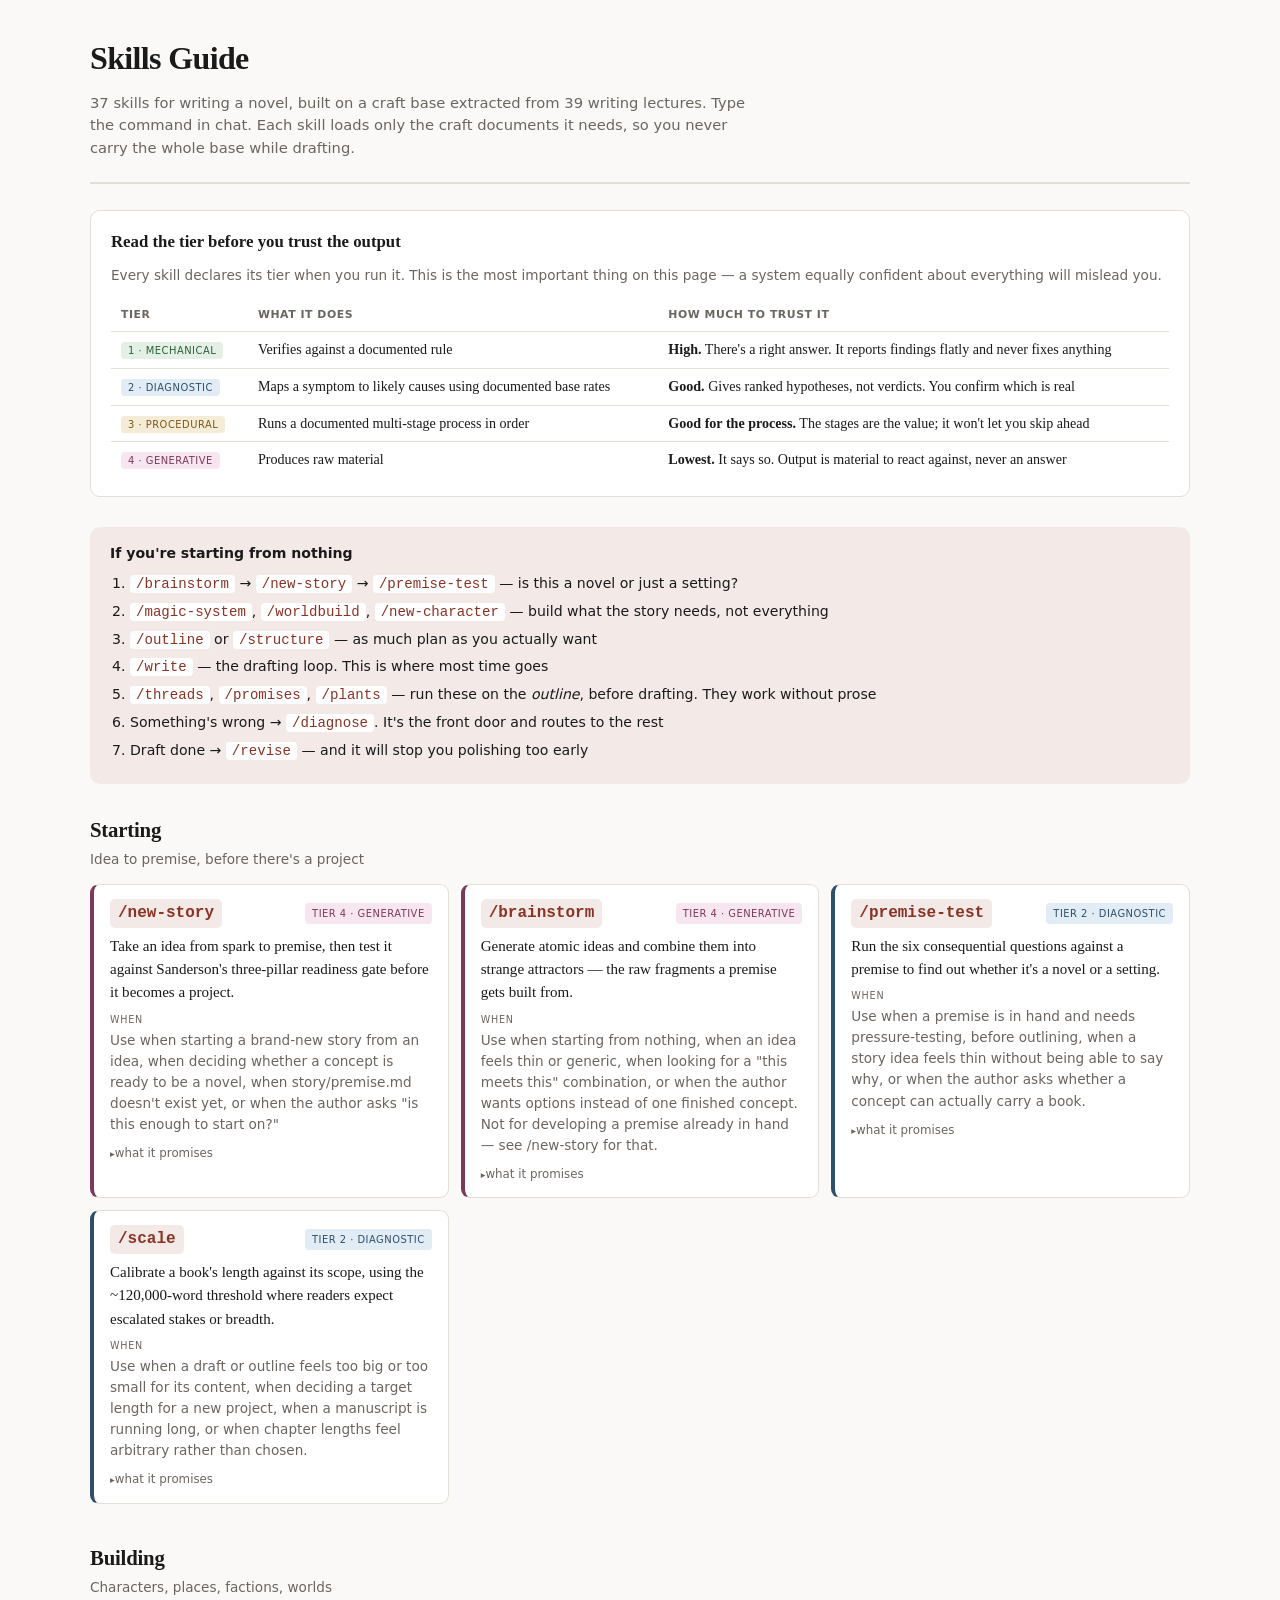
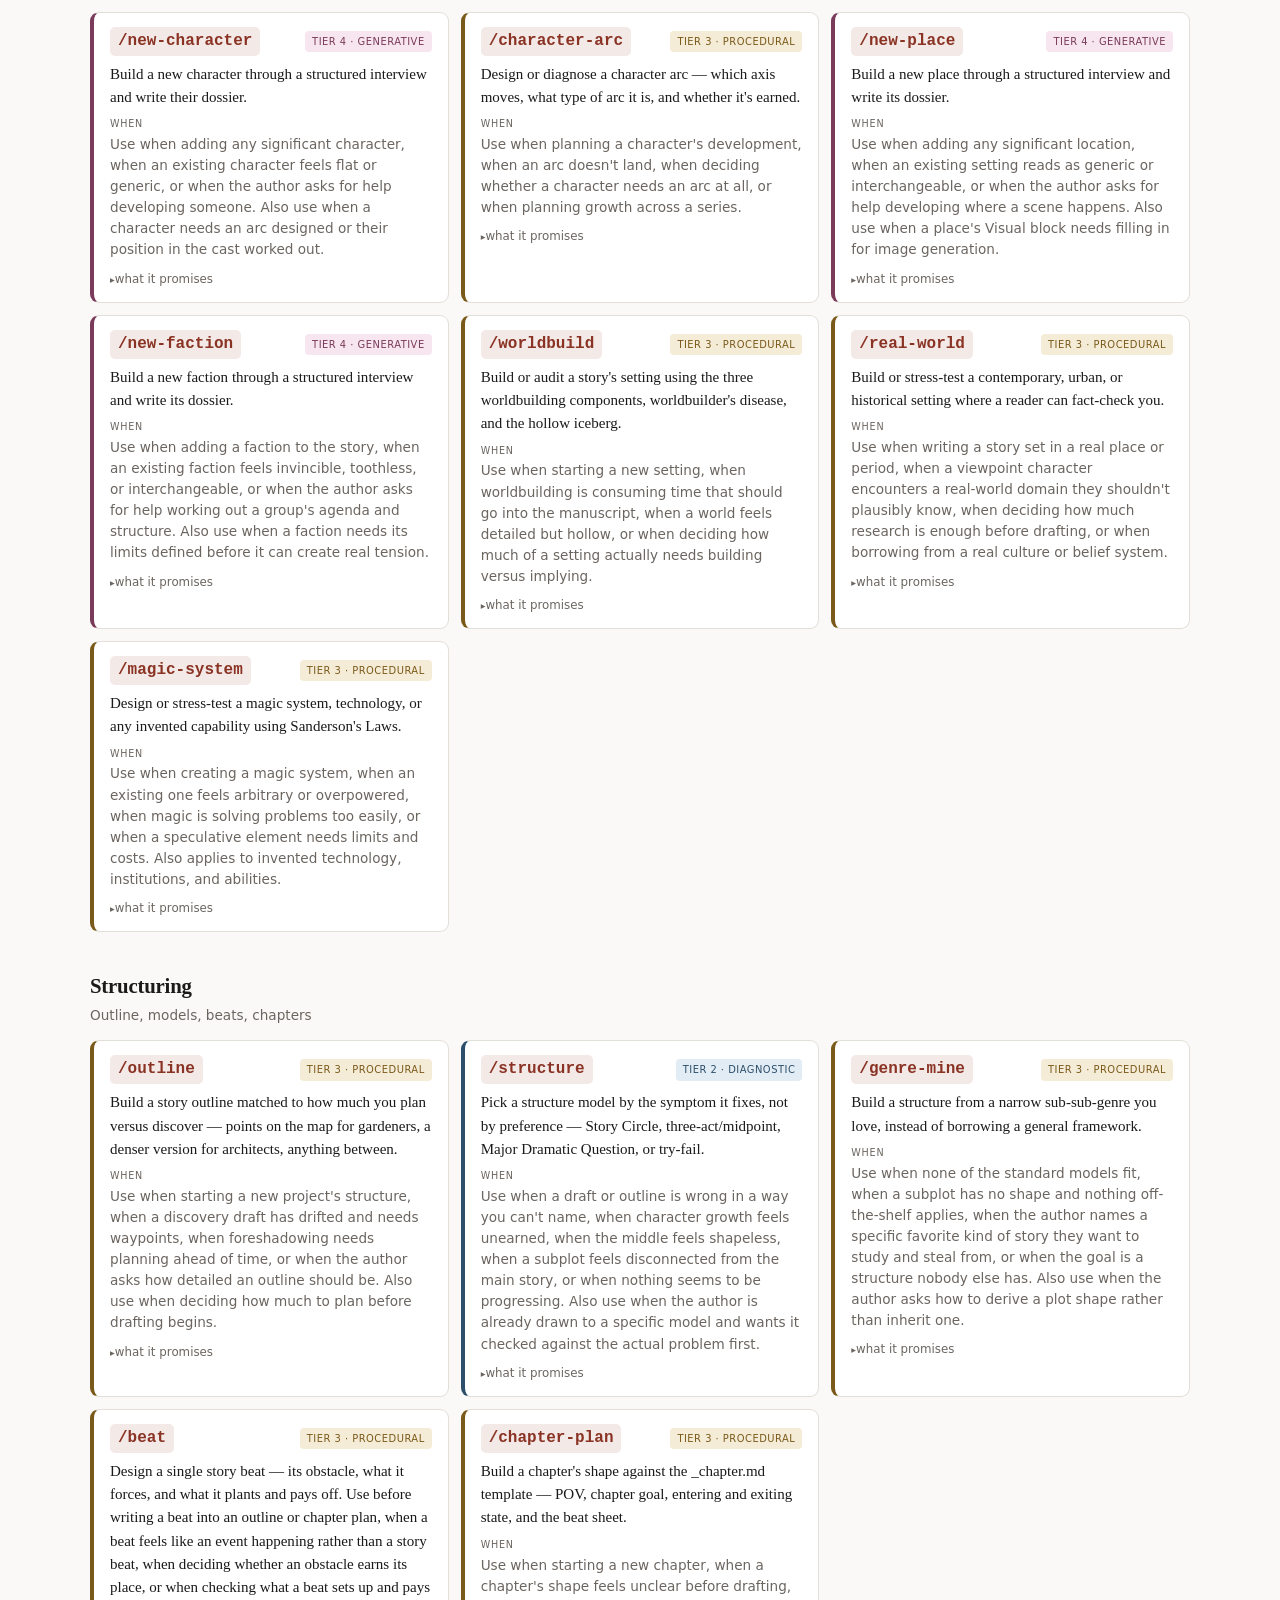
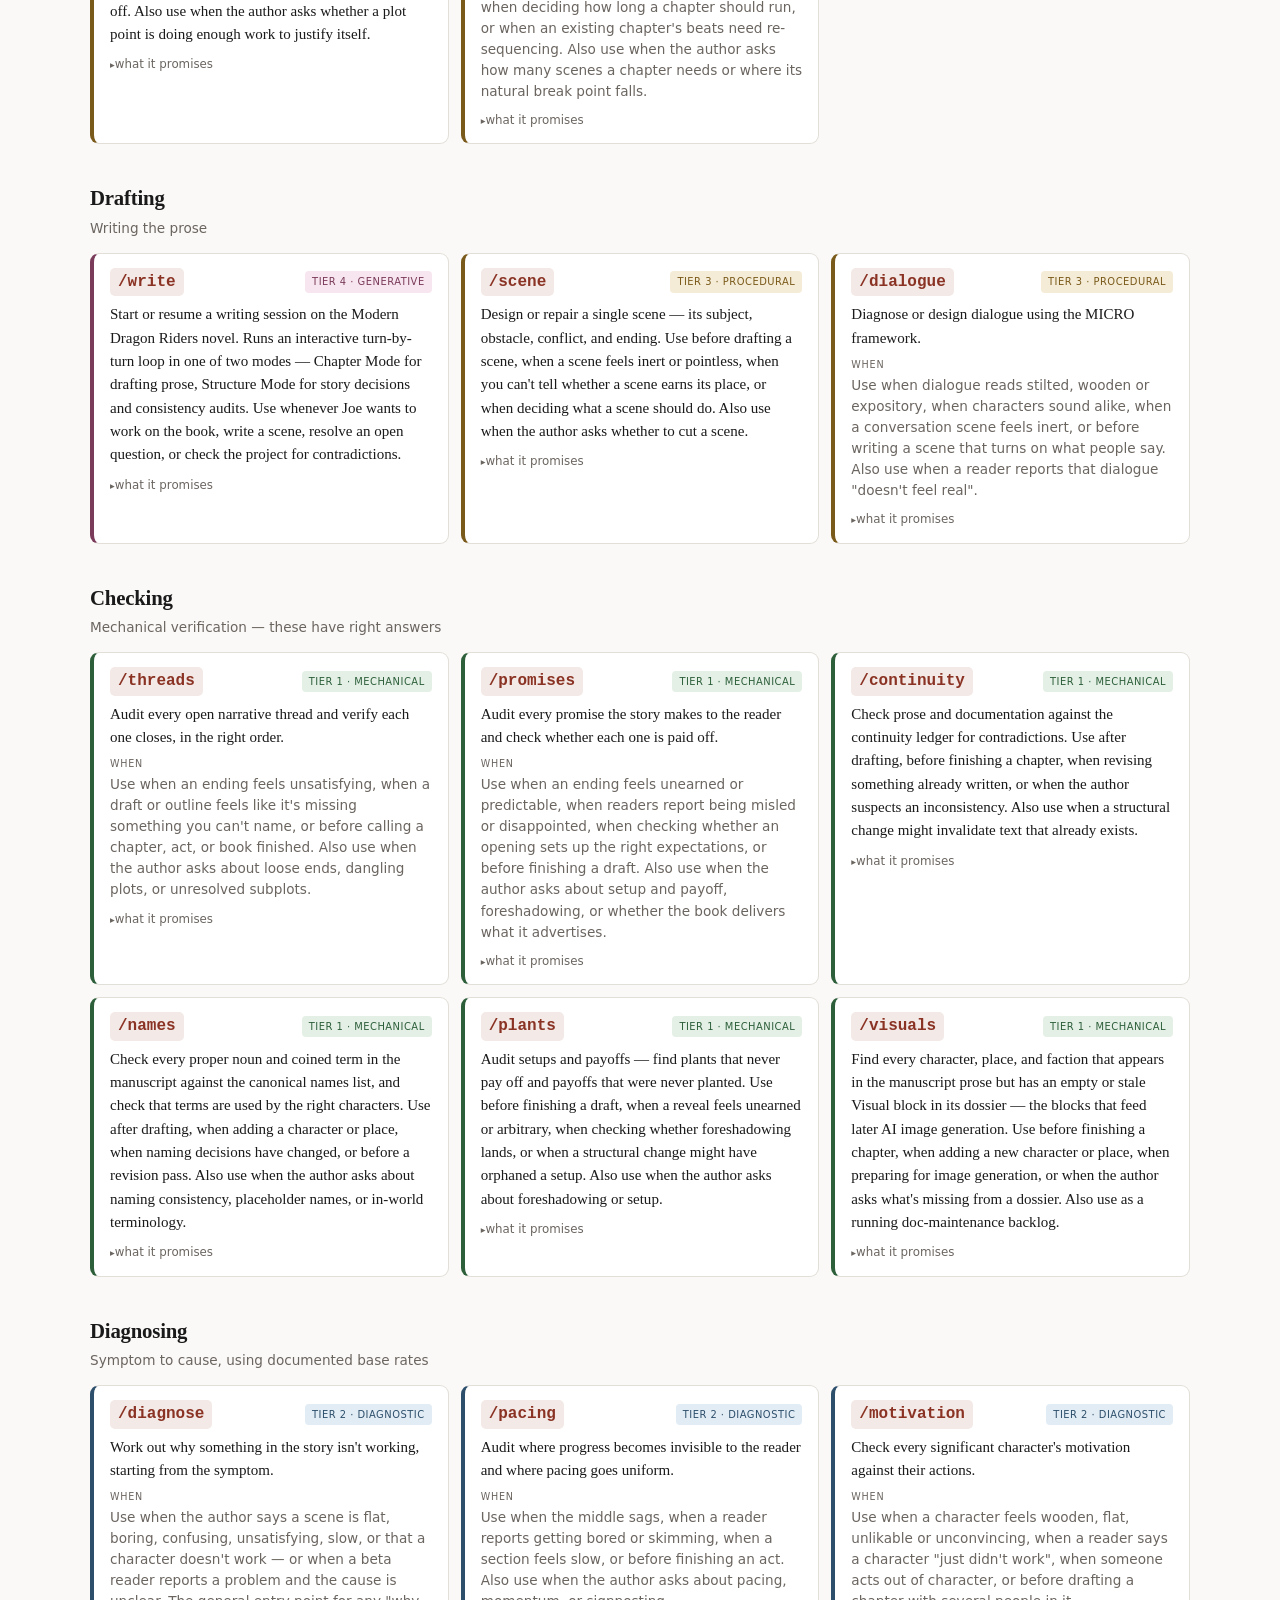
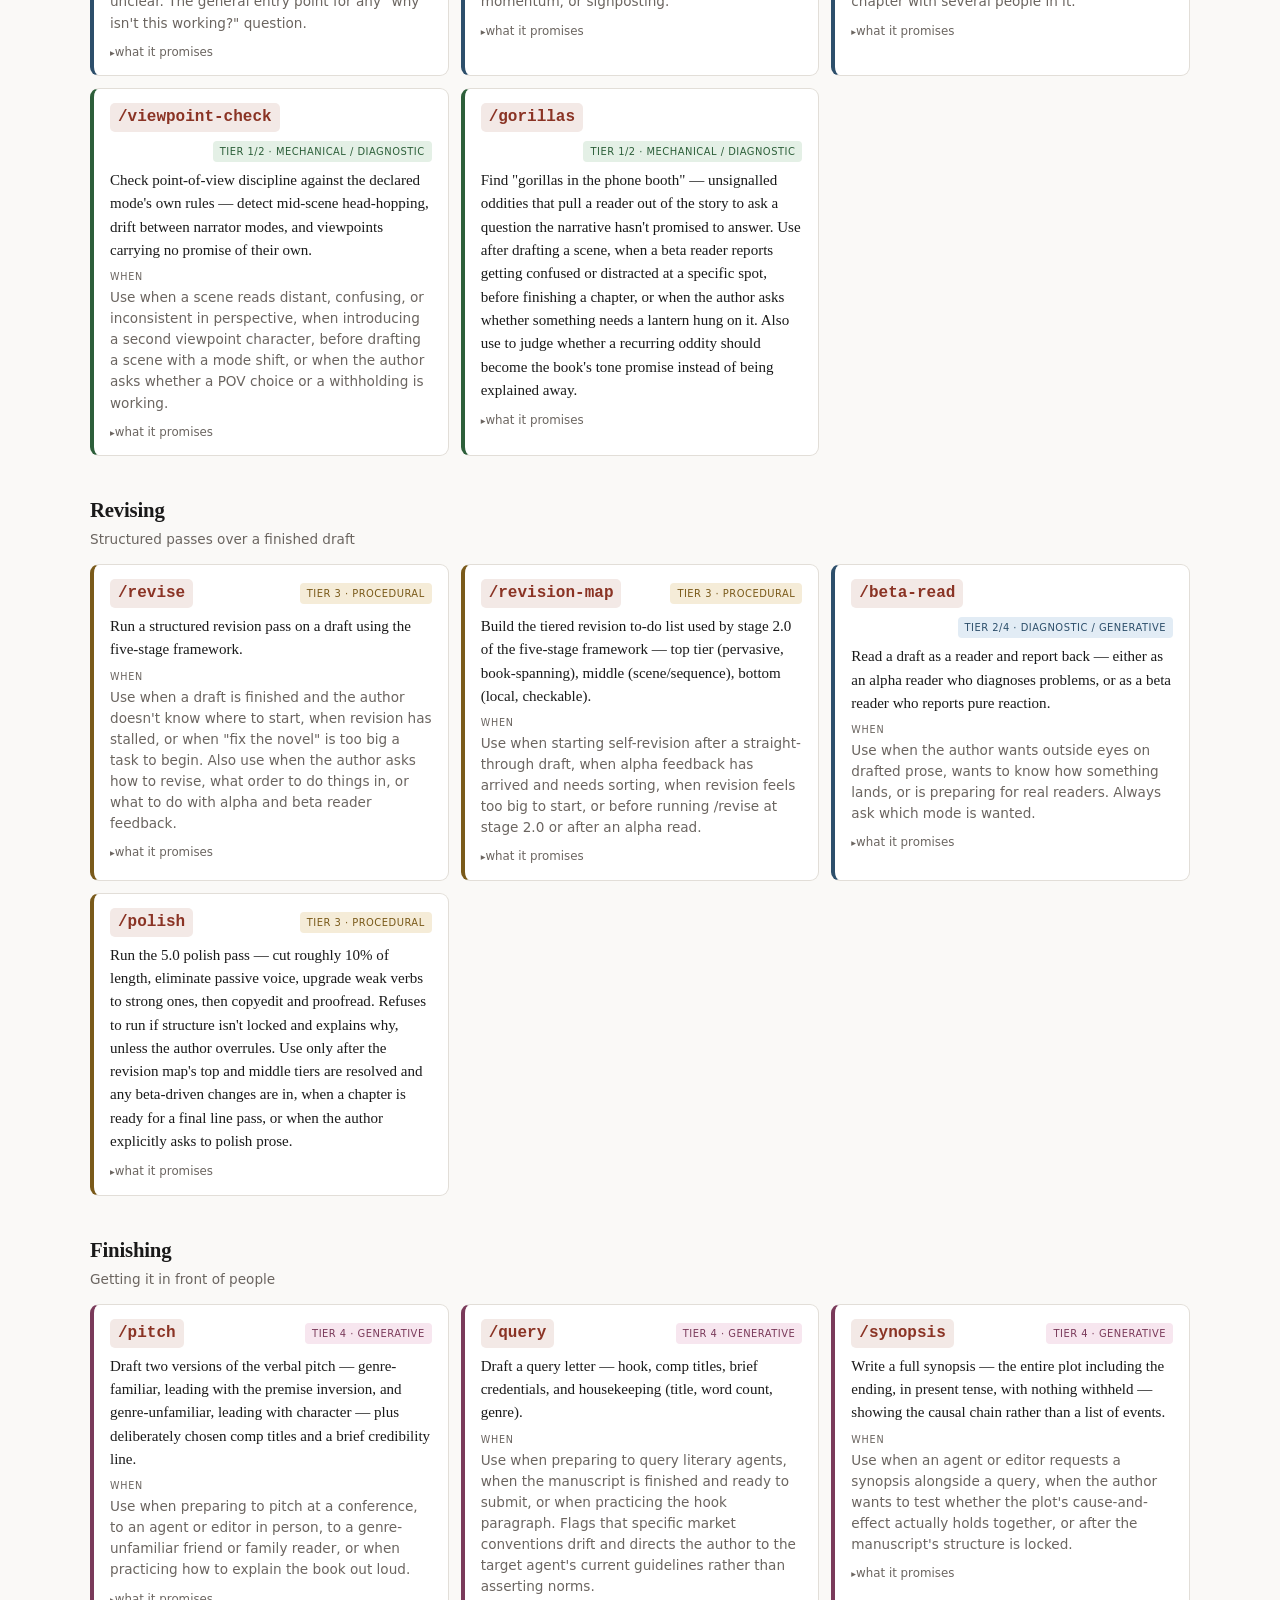
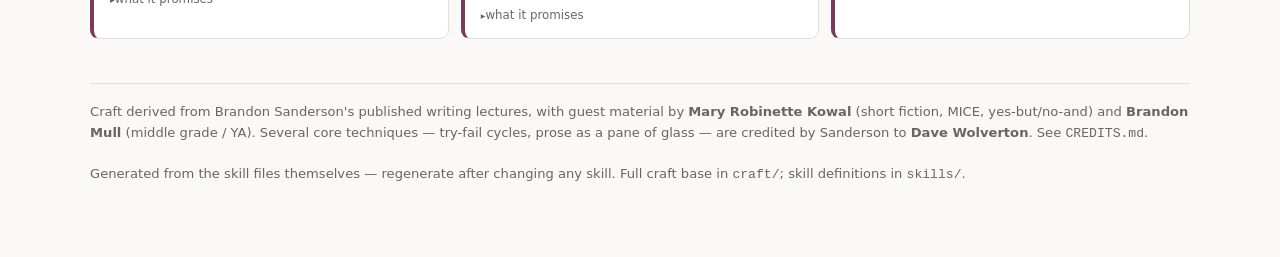
<file: docs/skills-guide.html>
<!doctype html><html lang="en"><head><meta charset="utf-8">
<meta name="viewport" content="width=device-width,initial-scale=1">
<title>Skills Guide &mdash; Story Engine</title><style>
:root{--bg:#faf9f7;--panel:#fff;--ink:#1a1a1a;--muted:#6b6560;--line:#e2ded8;--accent:#8a3324;
--soft:#f3e9e6;--chip:#efece7;
--t1:#2d5f3a;--t1b:#e4f0e6;--t2:#2d4f6b;--t2b:#e2ecf5;--t3:#7a5a1a;--t3b:#f5ecd8;--t4:#7a3a5a;--t4b:#f7e6ef}
@media (prefers-color-scheme:dark){:root{--bg:#16151a;--panel:#1e1d23;--ink:#eceaf0;--muted:#9a95a2;
--line:#33313b;--accent:#e2836c;--soft:#2c2226;--chip:#2a2830;
--t1:#9dd6a8;--t1b:#1d2f22;--t2:#8fc0e8;--t2b:#1a2733;--t3:#e0c07a;--t3b:#302716;--t4:#e2a0c4;--t4b:#2e1c26}}
*{box-sizing:border-box}
body{margin:0;background:var(--bg);color:var(--ink);font:16px/1.55 ui-serif,Georgia,serif}
.wrap{max-width:1140px;margin:0 auto;padding:34px 20px 80px}
header{border-bottom:2px solid var(--line);padding-bottom:22px;margin-bottom:26px}
h1{font-size:2rem;margin:0 0 8px;letter-spacing:-.02em}
.sub{color:var(--muted);font-size:.92rem;font-family:ui-sans-serif,system-ui,sans-serif;max-width:70ch}
h2{font-size:1.3rem;margin:0 0 3px;letter-spacing:-.01em}
.blurb{color:var(--muted);font-size:.85rem;font-family:ui-sans-serif,system-ui,sans-serif;margin:0 0 14px}
.phase{margin-bottom:38px}
.grid{display:grid;grid-template-columns:repeat(auto-fill,minmax(310px,1fr));gap:12px}
.card{background:var(--panel);border:1px solid var(--line);border-left:4px solid var(--tc);
border-radius:9px;padding:14px 16px}
.card.t1{--tc:var(--t1)}.card.t2{--tc:var(--t2)}.card.t3{--tc:var(--t3)}.card.t4{--tc:var(--t4)}
.chead{display:flex;align-items:center;gap:9px;flex-wrap:wrap;margin-bottom:7px}
.cmd{font-family:ui-monospace,SFMono-Regular,Menlo,monospace;font-size:1rem;font-weight:600;
background:var(--soft);color:var(--accent);padding:2px 8px;border-radius:5px}
.tier{font-family:ui-sans-serif,system-ui,sans-serif;font-size:.62rem;letter-spacing:.05em;
text-transform:uppercase;padding:3px 7px;border-radius:4px;margin-left:auto;white-space:nowrap}
.tier.t1{background:var(--t1b);color:var(--t1)}.tier.t2{background:var(--t2b);color:var(--t2)}
.tier.t3{background:var(--t3b);color:var(--t3)}.tier.t4{background:var(--t4b);color:var(--t4)}
.what{font-size:.94rem}
.when{margin-top:8px;font-size:.85rem;color:var(--muted);
font-family:ui-sans-serif,system-ui,sans-serif}
.lbl{font-size:.6rem;letter-spacing:.08em;text-transform:uppercase;color:var(--muted);
display:block;margin-bottom:2px;font-family:ui-sans-serif,system-ui,sans-serif}
.more{margin-top:9px}
.more summary{font-family:ui-sans-serif,system-ui,sans-serif;font-size:.74rem;color:var(--muted);
cursor:pointer;list-style:none}
.more summary::-webkit-details-marker{display:none}
.more summary::before{content:"\25B8 ";font-size:.8em}
.more[open] summary::before{content:"\25BE "}
.tq{margin-top:8px;font-size:.85rem;color:var(--muted);border-left:2px solid var(--line);
padding-left:10px}
.srcs{margin-top:8px}
.srcs code{display:inline-block;font-size:.68rem;background:var(--chip);color:var(--muted);
padding:2px 6px;border-radius:3px;margin:2px 3px 0 0;font-family:ui-monospace,Menlo,monospace}
.tiers{background:var(--panel);border:1px solid var(--line);border-radius:10px;padding:18px 20px;margin:0 0 30px}
.tiers h3{margin:0 0 10px;font-size:1.05rem}
table{width:100%;border-collapse:collapse;font-size:.88rem}
th,td{text-align:left;padding:7px 10px;border-bottom:1px solid var(--line);vertical-align:top}
th{font-family:ui-sans-serif,system-ui,sans-serif;font-size:.68rem;letter-spacing:.05em;
text-transform:uppercase;color:var(--muted)}
tr:last-child td{border-bottom:0}
.badge{font-family:ui-sans-serif,system-ui,sans-serif;font-size:.62rem;letter-spacing:.05em;
text-transform:uppercase;padding:3px 7px;border-radius:4px;white-space:nowrap}
.flow{background:var(--soft);border-radius:10px;padding:16px 20px;margin:0 0 30px;
font-family:ui-sans-serif,system-ui,sans-serif;font-size:.88rem}
.flow code{background:var(--panel);color:var(--accent);padding:1px 6px;border-radius:4px;
font-family:ui-monospace,Menlo,monospace}
.flow ol{margin:8px 0 0;padding-left:20px}.flow li{margin-bottom:5px}
footer{margin-top:44px;padding-top:18px;border-top:1px solid var(--line);color:var(--muted);
font-size:.82rem;font-family:ui-sans-serif,system-ui,sans-serif}
@media print{.more{display:none}.card{break-inside:avoid}}
</style></head><body>
<div class="wrap">
<header><h1>Skills Guide</h1>
<div class="sub">37 skills for writing a novel, built on a craft base extracted from 39
writing lectures. Type the command in chat. Each skill loads only the craft documents it needs,
so you never carry the whole base while drafting.</div></header>

<div class="tiers"><h3>Read the tier before you trust the output</h3>
<p class="blurb">Every skill declares its tier when you run it. This is the most important thing
on this page &mdash; a system equally confident about everything will mislead you.</p>
<table>
<tr><th>Tier</th><th>What it does</th><th>How much to trust it</th></tr>
<tr><td><span class="badge tier t1">1 &middot; Mechanical</span></td>
<td>Verifies against a documented rule</td>
<td><b>High.</b> There's a right answer. It reports findings flatly and never fixes anything</td></tr>
<tr><td><span class="badge tier t2">2 &middot; Diagnostic</span></td>
<td>Maps a symptom to likely causes using documented base rates</td>
<td><b>Good.</b> Gives ranked hypotheses, not verdicts. You confirm which is real</td></tr>
<tr><td><span class="badge tier t3">3 &middot; Procedural</span></td>
<td>Runs a documented multi-stage process in order</td>
<td><b>Good for the process.</b> The stages are the value; it won't let you skip ahead</td></tr>
<tr><td><span class="badge tier t4">4 &middot; Generative</span></td>
<td>Produces raw material</td>
<td><b>Lowest.</b> It says so. Output is material to react against, never an answer</td></tr>
</table></div>

<div class="flow"><b>If you're starting from nothing</b>
<ol>
<li><code>/brainstorm</code> &rarr; <code>/new-story</code> &rarr; <code>/premise-test</code>
&mdash; is this a novel or just a setting?</li>
<li><code>/magic-system</code>, <code>/worldbuild</code>, <code>/new-character</code>
&mdash; build what the story needs, not everything</li>
<li><code>/outline</code> or <code>/structure</code> &mdash; as much plan as you actually want</li>
<li><code>/write</code> &mdash; the drafting loop. This is where most time goes</li>
<li><code>/threads</code>, <code>/promises</code>, <code>/plants</code> &mdash; run these on the
<i>outline</i>, before drafting. They work without prose</li>
<li>Something's wrong &rarr; <code>/diagnose</code>. It's the front door and routes to the rest</li>
<li>Draft done &rarr; <code>/revise</code> &mdash; and it will stop you polishing too early</li>
</ol></div>

<section class="phase">
<h2>Starting</h2><p class="blurb">Idea to premise, before there's a project</p>
<div class="grid"><div class="card t4">
<div class="chead"><code class="cmd">/new-story</code>
<span class="tier t4">Tier 4 &middot; Generative</span></div>
<div class="what">Take an idea from spark to premise, then test it against Sanderson's three-pillar readiness gate before it becomes a project.</div>
<div class="when"><span class="lbl">when</span>Use when starting a brand-new story from an idea, when deciding whether a concept is ready to be a novel, when story/premise.md doesn't exist yet, or when the author asks "is this enough to start on?"</div>
<details class="more"><summary>what it promises</summary>
<div class="tq"><b>Tier 4 — generative.</b> The readiness gate and its threshold are Sanderson's. Everything I draft toward a premise — wording, pillar ideas, the "this meets this" line — is <b>raw material for your judgement, not an answer.</b> Where a pillar is thin, that's the finding. I won't invent an idea to fill it.</div><div class="srcs"><span class="lbl">reads</span><code>craft/process/idea-generation.md</code></div></details>
</div><div class="card t4">
<div class="chead"><code class="cmd">/brainstorm</code>
<span class="tier t4">Tier 4 &middot; Generative</span></div>
<div class="what">Generate atomic ideas and combine them into strange attractors — the raw fragments a premise gets built from.</div>
<div class="when"><span class="lbl">when</span>Use when starting from nothing, when an idea feels thin or generic, when looking for a "this meets this" combination, or when the author wants options instead of one finished concept. Not for developing a premise already in hand — see /new-story for that.</div>
<details class="more"><summary>what it promises</summary>
<div class="tq"><b>Tier 4 — generative.</b> Every idea below is a fragment to react to, reject, or recombine — <b>not a premise, and not a recommendation.</b> I keep them deliberately unfinished. Finishing one into a premise is `/new-story`'s job, done on purpose, later.</div><div class="srcs"><span class="lbl">reads</span><code>craft/process/idea-generation.md</code></div></details>
</div><div class="card t2">
<div class="chead"><code class="cmd">/premise-test</code>
<span class="tier t2">Tier 2 &middot; Diagnostic</span></div>
<div class="what">Run the six consequential questions against a premise to find out whether it's a novel or a setting.</div>
<div class="when"><span class="lbl">when</span>Use when a premise is in hand and needs pressure-testing, before outlining, when a story idea feels thin without being able to say why, or when the author asks whether a concept can actually carry a book.</div>
<details class="more"><summary>what it promises</summary>
<div class="tq"><b>Tier 2 — diagnostic.</b> The six questions, and the transplant read on question five, are the test. My score on how well the premise clears each one is a <b>ranked hypothesis, not a verdict</b> — the author is the one who knows whether a dilemma is genuinely unique to this premise.</div><div class="srcs"><span class="lbl">reads</span><code>craft/process/idea-generation.md</code></div></details>
</div><div class="card t2">
<div class="chead"><code class="cmd">/scale</code>
<span class="tier t2">Tier 2 &middot; Diagnostic</span></div>
<div class="what">Calibrate a book's length against its scope, using the ~120,000-word threshold where readers expect escalated stakes or breadth.</div>
<div class="when"><span class="lbl">when</span>Use when a draft or outline feels too big or too small for its content, when deciding a target length for a new project, when a manuscript is running long, or when chapter lengths feel arbitrary rather than chosen.</div>
<details class="more"><summary>what it promises</summary>
<div class="tq"><b>Tier 2 — diagnostic.</b> The thresholds and reference figures are Sanderson's benchmarks. Whether <i>this</i> book's scope actually matches its length is a <b>ranked hypothesis, not a certification</b> — the author confirms it against what the story is actually about.</div><div class="srcs"><span class="lbl">reads</span><code>craft/structure/scale-and-length.md</code></div></details>
</div></div></section><section class="phase">
<h2>Building</h2><p class="blurb">Characters, places, factions, worlds</p>
<div class="grid"><div class="card t4">
<div class="chead"><code class="cmd">/new-character</code>
<span class="tier t4">Tier 4 &middot; Generative</span></div>
<div class="what">Build a new character through a structured interview and write their dossier.</div>
<div class="when"><span class="lbl">when</span>Use when adding any significant character, when an existing character feels flat or generic, or when the author asks for help developing someone. Also use when a character needs an arc designed or their position in the cast worked out.</div>
<details class="more"><summary>what it promises</summary>
<div class="tq"><b>Tier 4 — generative.</b> This produces <b>raw material for your judgement, not answers.</b> The questions are Sanderson's; the suggestions are mine and should be treated as starting points to react against. Where I offer options, pick one or reject all of them.</div><div class="srcs"><span class="lbl">reads</span><code>character/motivation-personality-values.md</code><code>character/proactive-relatable-capable.md</code><code>character/arcs-and-iconic-characters.md</code></div></details>
</div><div class="card t3">
<div class="chead"><code class="cmd">/character-arc</code>
<span class="tier t3">Tier 3 &middot; Procedural</span></div>
<div class="what">Design or diagnose a character arc — which axis moves, what type of arc it is, and whether it's earned.</div>
<div class="when"><span class="lbl">when</span>Use when planning a character's development, when an arc doesn't land, when deciding whether a character needs an arc at all, or when planning growth across a series.</div>
<details class="more"><summary>what it promises</summary>
<div class="tq"><b>Tier 3 — procedural.</b> The taxonomy and tests are Sanderson's. Specific arc content I propose is raw material.</div><div class="srcs"><span class="lbl">reads</span><code>craft/character/arcs-and-iconic-characters.md</code><code>craft/character/proactive-relatable-capable.md</code></div></details>
</div><div class="card t4">
<div class="chead"><code class="cmd">/new-place</code>
<span class="tier t4">Tier 4 &middot; Generative</span></div>
<div class="what">Build a new place through a structured interview and write its dossier.</div>
<div class="when"><span class="lbl">when</span>Use when adding any significant location, when an existing setting reads as generic or interchangeable, or when the author asks for help developing where a scene happens. Also use when a place's Visual block needs filling in for image generation.</div>
<details class="more"><summary>what it promises</summary>
<div class="tq"><b>Tier 4 — generative.</b> This produces <b>raw material for your judgement, not answers.</b> The sensory and characterization principles are Sanderson's; the specific suggestions are mine and should be treated as starting points to react against. Where I offer options, pick one or reject all of them.</div><div class="srcs"><span class="lbl">reads</span><code>worldbuilding/worldbuilding-fundamentals.md</code></div></details>
</div><div class="card t4">
<div class="chead"><code class="cmd">/new-faction</code>
<span class="tier t4">Tier 4 &middot; Generative</span></div>
<div class="what">Build a new faction through a structured interview and write its dossier.</div>
<div class="when"><span class="lbl">when</span>Use when adding a faction to the story, when an existing faction feels invincible, toothless, or interchangeable, or when the author asks for help working out a group's agenda and structure. Also use when a faction needs its limits defined before it can create real tension.</div>
<details class="more"><summary>what it promises</summary>
<div class="tq"><b>Tier 4 — generative.</b> This produces <b>raw material for your judgement, not answers.</b> The limits-over-capabilities principle is Sanderson's Second Law applied to institutions rather than magic; the specific suggestions are mine and should be treated as starting points to react against. Where I offer options, pick one or reject all of them.</div><div class="srcs"><span class="lbl">reads</span><code>worldbuilding/sandersons-laws-of-magic.md</code></div></details>
</div><div class="card t3">
<div class="chead"><code class="cmd">/worldbuild</code>
<span class="tier t3">Tier 3 &middot; Procedural</span></div>
<div class="what">Build or audit a story's setting using the three worldbuilding components, worldbuilder's disease, and the hollow iceberg.</div>
<div class="when"><span class="lbl">when</span>Use when starting a new setting, when worldbuilding is consuming time that should go into the manuscript, when a world feels detailed but hollow, or when deciding how much of a setting actually needs building versus implying.</div>
<details class="more"><summary>what it promises</summary>
<div class="tq"><b>Tier 3 — procedural.</b> The components, worldbuilder's disease, and the hollow iceberg are Sanderson's. Specific setting content I propose is raw material.</div><div class="srcs"><span class="lbl">reads</span><code>craft/worldbuilding/worldbuilding-fundamentals.md</code></div></details>
</div><div class="card t3">
<div class="chead"><code class="cmd">/real-world</code>
<span class="tier t3">Tier 3 &middot; Procedural</span></div>
<div class="what">Build or stress-test a contemporary, urban, or historical setting where a reader can fact-check you.</div>
<div class="when"><span class="lbl">when</span>Use when writing a story set in a real place or period, when a viewpoint character encounters a real-world domain they shouldn't plausibly know, when deciding how much research is enough before drafting, or when borrowing from a real culture or belief system.</div>
<details class="more"><summary>what it promises</summary>
<div class="tq"><b>Tier 3 — procedural.</b> The core asymmetry, bonehead characters, and the research model are Sanderson's. Specific research or characterization suggestions I make are raw material. <b>One section of this process — the masquerade problem — has no craft-base coverage, and this skill says so rather than filling the gap.</b></div><div class="srcs"><span class="lbl">reads</span><code>craft/worldbuilding/real-world-settings.md</code></div></details>
</div><div class="card t3">
<div class="chead"><code class="cmd">/magic-system</code>
<span class="tier t3">Tier 3 &middot; Procedural</span></div>
<div class="what">Design or stress-test a magic system, technology, or any invented capability using Sanderson's Laws.</div>
<div class="when"><span class="lbl">when</span>Use when creating a magic system, when an existing one feels arbitrary or overpowered, when magic is solving problems too easily, or when a speculative element needs limits and costs. Also applies to invented technology, institutions, and abilities.</div>
<details class="more"><summary>what it promises</summary>
<div class="tq"><b>Tier 3 — procedural.</b> The Laws and their tests are Sanderson's. Specific system suggestions are mine and marked as raw material.</div><div class="srcs"><span class="lbl">reads</span><code>craft/worldbuilding/sandersons-laws-of-magic.md</code></div></details>
</div></div></section><section class="phase">
<h2>Structuring</h2><p class="blurb">Outline, models, beats, chapters</p>
<div class="grid"><div class="card t3">
<div class="chead"><code class="cmd">/outline</code>
<span class="tier t3">Tier 3 &middot; Procedural</span></div>
<div class="what">Build a story outline matched to how much you plan versus discover — points on the map for gardeners, a denser version for architects, anything between.</div>
<div class="when"><span class="lbl">when</span>Use when starting a new project's structure, when a discovery draft has drifted and needs waypoints, when foreshadowing needs planning ahead of time, or when the author asks how detailed an outline should be. Also use when deciding how much to plan before drafting begins.</div>
<details class="more"><summary>what it promises</summary>
<div class="tq"><b>Tier 3 — procedural.</b> This runs documented stages in order. Where I'm suggesting actual plot content for a point, I'll say so — that's raw material, not the check.</div><div class="srcs"><span class="lbl">reads</span><code>craft/structure/try-fail-cycles.md</code><code>craft/structure/structure-models.md</code></div></details>
</div><div class="card t2">
<div class="chead"><code class="cmd">/structure</code>
<span class="tier t2">Tier 2 &middot; Diagnostic</span></div>
<div class="what">Pick a structure model by the symptom it fixes, not by preference — Story Circle, three-act/midpoint, Major Dramatic Question, or try-fail.</div>
<div class="when"><span class="lbl">when</span>Use when a draft or outline is wrong in a way you can't name, when character growth feels unearned, when the middle feels shapeless, when a subplot feels disconnected from the main story, or when nothing seems to be progressing. Also use when the author is already drawn to a specific model and wants it checked against the actual problem first.</div>
<details class="more"><summary>what it promises</summary>
<div class="tq"><b>Tier 2 — diagnostic.</b> These are <b>ranked hypotheses tied to a symptom, not a verdict.</b> The author confirms which model actually fits before anything gets restructured around it.</div><div class="srcs"><span class="lbl">reads</span><code>craft/structure/structure-models.md</code><code>craft/structure/try-fail-cycles.md</code></div></details>
</div><div class="card t3">
<div class="chead"><code class="cmd">/genre-mine</code>
<span class="tier t3">Tier 3 &middot; Procedural</span></div>
<div class="what">Build a structure from a narrow sub-sub-genre you love, instead of borrowing a general framework.</div>
<div class="when"><span class="lbl">when</span>Use when none of the standard models fit, when a subplot has no shape and nothing off-the-shelf applies, when the author names a specific favorite kind of story they want to study and steal from, or when the goal is a structure nobody else has. Also use when the author asks how to derive a plot shape rather than inherit one.</div>
<details class="more"><summary>what it promises</summary>
<div class="tq"><b>Tier 3 — procedural.</b> Stages run in order and none get skipped, especially the slow one. Where I suggest a transplant or a beat, that's raw material — the derivation is the process, the content is yours.</div><div class="srcs"><span class="lbl">reads</span><code>craft/structure/genre-structure-mining.md</code></div></details>
</div><div class="card t3">
<div class="chead"><code class="cmd">/beat</code>
<span class="tier t3">Tier 3 &middot; Procedural</span></div>
<div class="what">Design a single story beat — its obstacle, what it forces, and what it plants and pays off. Use before writing a beat into an outline or chapter plan, when a beat feels like an event happening rather than a story beat, when deciding whether an obstacle earns its place, or when checking what a beat sets up and pays off. Also use when the author asks whether a plot point is doing enough work to justify itself.</div>

<details class="more"><summary>what it promises</summary>
<div class="tq"><b>Tier 3 — procedural.</b> Stages run in order. The obstacle rule at Stage 1 gates everything after it — a beat that fails it doesn't get refined, it gets flagged.</div><div class="srcs"><span class="lbl">reads</span><code>craft/structure/structure-models.md</code><code>craft/structure/try-fail-cycles.md</code><code>craft/plot/payoff-and-twists.md</code></div></details>
</div><div class="card t3">
<div class="chead"><code class="cmd">/chapter-plan</code>
<span class="tier t3">Tier 3 &middot; Procedural</span></div>
<div class="what">Build a chapter's shape against the _chapter.md template — POV, chapter goal, entering and exiting state, and the beat sheet.</div>
<div class="when"><span class="lbl">when</span>Use when starting a new chapter, when a chapter's shape feels unclear before drafting, when deciding how long a chapter should run, or when an existing chapter's beats need re-sequencing. Also use when the author asks how many scenes a chapter needs or where its natural break point falls.</div>
<details class="more"><summary>what it promises</summary>
<div class="tq"><b>Tier 3 — procedural.</b> Follows the `_chapter.md` template's fields in order. An unclear field is a finding, not something to skip past.</div><div class="srcs"><span class="lbl">reads</span><code>templates/chapter.md</code><code>craft/structure/scale-and-length.md</code><code>craft/plot/progress-and-signposting.md</code></div></details>
</div></div></section><section class="phase">
<h2>Drafting</h2><p class="blurb">Writing the prose</p>
<div class="grid"><div class="card t4">
<div class="chead"><code class="cmd">/write</code>
<span class="tier t4">Tier 4 &middot; Generative</span></div>
<div class="what">Start or resume a writing session on the Modern Dragon Riders novel. Runs an interactive turn-by-turn loop in one of two modes — Chapter Mode for drafting prose, Structure Mode for story decisions and consistency audits. Use whenever Joe wants to work on the book, write a scene, resolve an open question, or check the project for contradictions.</div>

<details class="more"><summary>what it promises</summary>
<div class="tq"><b>Tier 4 — generative</b>, wrapped in a procedure. The loop's structure is reliable; <b>the prose and the options offered are not answers.</b> Every beat is a suggestion to react against, and "something else entirely" is always the expected reply, not a fallback.</div></details>
</div><div class="card t3">
<div class="chead"><code class="cmd">/scene</code>
<span class="tier t3">Tier 3 &middot; Procedural</span></div>
<div class="what">Design or repair a single scene — its subject, obstacle, conflict, and ending. Use before drafting a scene, when a scene feels inert or pointless, when you can't tell whether a scene earns its place, or when deciding what a scene should do. Also use when the author asks whether to cut a scene.</div>

<details class="more"><summary>what it promises</summary>
<div class="tq"><b>Tier 3 — procedural.</b> This runs documented checks in order. Where I suggest content rather than check structure, I'll say so.</div><div class="srcs"><span class="lbl">reads</span><code>craft/scene/scene-craft.md</code><code>craft/structure/structure-models.md</code></div></details>
</div><div class="card t3">
<div class="chead"><code class="cmd">/dialogue</code>
<span class="tier t3">Tier 3 &middot; Procedural</span></div>
<div class="what">Diagnose or design dialogue using the MICRO framework.</div>
<div class="when"><span class="lbl">when</span>Use when dialogue reads stilted, wooden or expository, when characters sound alike, when a conversation scene feels inert, or before writing a scene that turns on what people say. Also use when a reader reports that dialogue "doesn't feel real".</div>
<details class="more"><summary>what it promises</summary>
<div class="tq"><b>Tier 3 — procedural</b>, with a diagnostic front end. The framework and its ranking are Sanderson's; specific rewrites I offer are mine and marked.</div><div class="srcs"><span class="lbl">reads</span><code>craft/prose/dialogue.md</code></div></details>
</div></div></section><section class="phase">
<h2>Checking</h2><p class="blurb">Mechanical verification &mdash; these have right answers</p>
<div class="grid"><div class="card t1">
<div class="chead"><code class="cmd">/threads</code>
<span class="tier t1">Tier 1 &middot; Mechanical</span></div>
<div class="what">Audit every open narrative thread and verify each one closes, in the right order.</div>
<div class="when"><span class="lbl">when</span>Use when an ending feels unsatisfying, when a draft or outline feels like it's missing something you can't name, or before calling a chapter, act, or book finished. Also use when the author asks about loose ends, dangling plots, or unresolved subplots.</div>
<details class="more"><summary>what it promises</summary>
<div class="tq"><b>Tier 1 — mechanical check.</b> This is bookkeeping against a documented rule, not a judgement call. Report findings flatly. If a thread is unclosed, say so; don't soften it, and don't speculate about whether it "works anyway" unless asked.</div><div class="srcs"><span class="lbl">reads</span><code>short-fiction/short-fiction.md</code><code>structure/the-box.md</code><code>plot/promise-progress-payoff.md</code></div></details>
</div><div class="card t1">
<div class="chead"><code class="cmd">/promises</code>
<span class="tier t1">Tier 1 &middot; Mechanical</span></div>
<div class="what">Audit every promise the story makes to the reader and check whether each one is paid off.</div>
<div class="when"><span class="lbl">when</span>Use when an ending feels unearned or predictable, when readers report being misled or disappointed, when checking whether an opening sets up the right expectations, or before finishing a draft. Also use when the author asks about setup and payoff, foreshadowing, or whether the book delivers what it advertises.</div>
<details class="more"><summary>what it promises</summary>
<div class="tq"><b>Tier 1 — mechanical check</b>, with one judgement call flagged inline. Finding promises and matching them to payoffs is bookkeeping. Deciding whether a payoff is <i>satisfying</i> is not — mark that separately.</div><div class="srcs"><span class="lbl">reads</span><code>plot/promises.md</code><code>plot/payoff-and-twists.md</code><code>reference/problem-to-technique.md</code></div></details>
</div><div class="card t1">
<div class="chead"><code class="cmd">/continuity</code>
<span class="tier t1">Tier 1 &middot; Mechanical</span></div>
<div class="what">Check prose and documentation against the continuity ledger for contradictions. Use after drafting, before finishing a chapter, when revising something already written, or when the author suspects an inconsistency. Also use when a structural change might invalidate text that already exists.</div>

<details class="more"><summary>what it promises</summary>
<div class="tq"><b>Tier 1 — mechanical check.</b> Comparing statements against a ledger is verification, not judgement. Report contradictions flatly with both sources cited.</div></details>
</div><div class="card t1">
<div class="chead"><code class="cmd">/names</code>
<span class="tier t1">Tier 1 &middot; Mechanical</span></div>
<div class="what">Check every proper noun and coined term in the manuscript against the canonical names list, and check that terms are used by the right characters. Use after drafting, when adding a character or place, when naming decisions have changed, or before a revision pass. Also use when the author asks about naming consistency, placeholder names, or in-world terminology.</div>

<details class="more"><summary>what it promises</summary>
<div class="tq"><b>Tier 1 — mechanical check.</b> Matching nouns against a list is verification. The one judgement call — whether a term suits its speaker — is marked separately.</div><div class="srcs"><span class="lbl">reads</span><code>character/voice-quirks-and-dialogue.md</code></div></details>
</div><div class="card t1">
<div class="chead"><code class="cmd">/plants</code>
<span class="tier t1">Tier 1 &middot; Mechanical</span></div>
<div class="what">Audit setups and payoffs — find plants that never pay off and payoffs that were never planted. Use before finishing a draft, when a reveal feels unearned or arbitrary, when checking whether foreshadowing lands, or when a structural change might have orphaned a setup. Also use when the author asks about foreshadowing or setup.</div>

<details class="more"><summary>what it promises</summary>
<div class="tq"><b>Tier 1 — mechanical check.</b> Matching setups to payoffs is bookkeeping. Whether a plant is <i>subtle enough</i> is not — marked separately.</div><div class="srcs"><span class="lbl">reads</span><code>craft/story/structural-rules.md</code><code>craft/plot/payoff-and-twists.md</code></div></details>
</div><div class="card t1">
<div class="chead"><code class="cmd">/visuals</code>
<span class="tier t1">Tier 1 &middot; Mechanical</span></div>
<div class="what">Find every character, place, and faction that appears in the manuscript prose but has an empty or stale Visual block in its dossier — the blocks that feed later AI image generation. Use before finishing a chapter, when adding a new character or place, when preparing for image generation, or when the author asks what's missing from a dossier. Also use as a running doc-maintenance backlog.</div>

<details class="more"><summary>what it promises</summary>
<div class="tq"><b>Tier 1 — mechanical check.</b> Whether a `## Visual` block exists, and whether what the prose established is actually recorded in it, is verification against a template requirement — not judgement. Report findings flatly.</div><div class="srcs"><span class="lbl">reads</span><code>templates/character.md</code><code>templates/place.md</code><code>templates/faction.md</code></div></details>
</div></div></section><section class="phase">
<h2>Diagnosing</h2><p class="blurb">Symptom to cause, using documented base rates</p>
<div class="grid"><div class="card t2">
<div class="chead"><code class="cmd">/diagnose</code>
<span class="tier t2">Tier 2 &middot; Diagnostic</span></div>
<div class="what">Work out why something in the story isn't working, starting from the symptom.</div>
<div class="when"><span class="lbl">when</span>Use when the author says a scene is flat, boring, confusing, unsatisfying, slow, or that a character doesn't work — or when a beta reader reports a problem and the cause is unclear. The general entry point for any "why isn't this working?" question.</div>
<details class="more"><summary>what it promises</summary>
<div class="tq"><b>Tier 2 — diagnostic.</b> I map symptoms to likely causes using documented base rates. These are <b>ranked hypotheses, not verdicts.</b> The author confirms which one is real.</div><div class="srcs"><span class="lbl">reads</span><code>reference/problem-to-technique.md</code></div></details>
</div><div class="card t2">
<div class="chead"><code class="cmd">/pacing</code>
<span class="tier t2">Tier 2 &middot; Diagnostic</span></div>
<div class="what">Audit where progress becomes invisible to the reader and where pacing goes uniform.</div>
<div class="when"><span class="lbl">when</span>Use when the middle sags, when a reader reports getting bored or skimming, when a section feels slow, or before finishing an act. Also use when the author asks about pacing, momentum, or signposting.</div>
<details class="more"><summary>what it promises</summary>
<div class="tq"><b>Tier 2 — diagnostic</b>, with a mechanical core. Counting signposts is verification; judging whether the pace <i>feels</i> right is not, and I'll mark that.</div><div class="srcs"><span class="lbl">reads</span><code>craft/plot/progress-and-signposting.md</code><code>craft/structure/scale-and-length.md</code></div></details>
</div><div class="card t2">
<div class="chead"><code class="cmd">/motivation</code>
<span class="tier t2">Tier 2 &middot; Diagnostic</span></div>
<div class="what">Check every significant character's motivation against their actions.</div>
<div class="when"><span class="lbl">when</span>Use when a character feels wooden, flat, unlikable or unconvincing, when a reader says a character "just didn't work", when someone acts out of character, or before drafting a chapter with several people in it.</div>
<details class="more"><summary>what it promises</summary>
<div class="tq"><b>Tier 2 — diagnostic</b>, with a documented base rate that makes it unusually reliable for a Tier 2 skill.</div><div class="srcs"><span class="lbl">reads</span><code>craft/character/motivation-personality-values.md</code><code>craft/character/proactive-relatable-capable.md</code></div></details>
</div><div class="card t1">
<div class="chead"><code class="cmd">/viewpoint-check</code>
<span class="tier t1">Tier 1/2 &middot; Mechanical / Diagnostic</span></div>
<div class="what">Check point-of-view discipline against the declared mode's own rules — detect mid-scene head-hopping, drift between narrator modes, and viewpoints carrying no promise of their own.</div>
<div class="when"><span class="lbl">when</span>Use when a scene reads distant, confusing, or inconsistent in perspective, when introducing a second viewpoint character, before drafting a scene with a mode shift, or when the author asks whether a POV choice or a withholding is working.</div>
<details class="more"><summary>what it promises</summary>
<div class="tq"><b>Tier 1/2 hybrid.</b> Detecting head-hopping, mode drift, and a viewpoint with no promise of its own is mechanical — the mode either holds or it doesn't. Whether a withholding reads as a legitimate technique or as a cheat, and whether a viewpoint's promise is strong enough, are judgement calls — marked separately.</div><div class="srcs"><span class="lbl">reads</span><code>craft/viewpoint/viewpoint.md</code></div></details>
</div><div class="card t1">
<div class="chead"><code class="cmd">/gorillas</code>
<span class="tier t1">Tier 1/2 &middot; Mechanical / Diagnostic</span></div>
<div class="what">Find "gorillas in the phone booth" — unsignalled oddities that pull a reader out of the story to ask a question the narrative hasn't promised to answer. Use after drafting a scene, when a beta reader reports getting confused or distracted at a specific spot, before finishing a chapter, or when the author asks whether something needs a lantern hung on it. Also use to judge whether a recurring oddity should become the book's tone promise instead of being explained away.</div>

<details class="more"><summary>what it promises</summary>
<div class="tq"><b>Tier 1/2 hybrid.</b> Finding a candidate — an unexplained, unacknowledged oddity dropped into a scene — is mechanical: either the text acknowledges it or it doesn't. Whether it actually kicks readers out, and which fix suits it, is judgement — marked separately.</div><div class="srcs"><span class="lbl">reads</span><code>craft/scene/scene-craft.md</code></div></details>
</div></div></section><section class="phase">
<h2>Revising</h2><p class="blurb">Structured passes over a finished draft</p>
<div class="grid"><div class="card t3">
<div class="chead"><code class="cmd">/revise</code>
<span class="tier t3">Tier 3 &middot; Procedural</span></div>
<div class="what">Run a structured revision pass on a draft using the five-stage framework.</div>
<div class="when"><span class="lbl">when</span>Use when a draft is finished and the author doesn't know where to start, when revision has stalled, or when "fix the novel" is too big a task to begin. Also use when the author asks how to revise, what order to do things in, or what to do with alpha and beta reader feedback.</div>
<details class="more"><summary>what it promises</summary>
<div class="tq"><b>Tier 3 — procedural.</b> This runs a documented multi-stage process in order. The stages are not optional and not reorderable — that's the whole value.</div><div class="srcs"><span class="lbl">reads</span><code>craft/revision/revision-and-diagnosis.md</code></div></details>
</div><div class="card t3">
<div class="chead"><code class="cmd">/revision-map</code>
<span class="tier t3">Tier 3 &middot; Procedural</span></div>
<div class="what">Build the tiered revision to-do list used by stage 2.0 of the five-stage framework — top tier (pervasive, book-spanning), middle (scene/sequence), bottom (local, checkable).</div>
<div class="when"><span class="lbl">when</span>Use when starting self-revision after a straight-through draft, when alpha feedback has arrived and needs sorting, when revision feels too big to start, or before running /revise at stage 2.0 or after an alpha read.</div>
<details class="more"><summary>what it promises</summary>
<div class="tq"><b>Tier 3 — procedural.</b> This runs a documented multi-stage process — gather, sort, sequence — in that order. The stages aren't optional and the tiers aren't a suggestion: working out of order wastes work, which is the whole reason this exists as its own step.</div><div class="srcs"><span class="lbl">reads</span><code>craft/revision/revision-and-diagnosis.md</code></div></details>
</div><div class="card t2">
<div class="chead"><code class="cmd">/beta-read</code>
<span class="tier t2">Tier 2/4 &middot; Diagnostic / Generative</span></div>
<div class="what">Read a draft as a reader and report back — either as an alpha reader who diagnoses problems, or as a beta reader who reports pure reaction.</div>
<div class="when"><span class="lbl">when</span>Use when the author wants outside eyes on drafted prose, wants to know how something lands, or is preparing for real readers. Always ask which mode is wanted.</div>
<details class="more"><summary>what it promises</summary>
<div class="tq"><b>Tier 2/4 — depends on the mode</b>, and the difference is the entire point of this skill. <b>Alpha mode</b> is diagnostic and reasonably reliable. <b>Beta mode</b> is a simulated reaction and is the weakest thing this system does — I am not your audience.</div><div class="srcs"><span class="lbl">reads</span><code>craft/revision/revision-and-diagnosis.md</code><code>craft/process/feedback-and-critique.md</code></div></details>
</div><div class="card t3">
<div class="chead"><code class="cmd">/polish</code>
<span class="tier t3">Tier 3 &middot; Procedural</span></div>
<div class="what">Run the 5.0 polish pass — cut roughly 10% of length, eliminate passive voice, upgrade weak verbs to strong ones, then copyedit and proofread. Refuses to run if structure isn't locked and explains why, unless the author overrules. Use only after the revision map's top and middle tiers are resolved and any beta-driven changes are in, when a chapter is ready for a final line pass, or when the author explicitly asks to polish prose.</div>

<details class="more"><summary>what it promises</summary>
<div class="tq"><b>Tier 3 — procedural, and this one has a gate.</b> It refuses to run on structurally unresolved material and explains the cost before the author overrules it. Once running, it follows the documented order — cut, then passive voice, then weak verbs, then copyedit — and doesn't reorder it.</div><div class="srcs"><span class="lbl">reads</span><code>craft/revision/revision-and-diagnosis.md</code></div></details>
</div></div></section><section class="phase">
<h2>Finishing</h2><p class="blurb">Getting it in front of people</p>
<div class="grid"><div class="card t4">
<div class="chead"><code class="cmd">/pitch</code>
<span class="tier t4">Tier 4 &middot; Generative</span></div>
<div class="what">Draft two versions of the verbal pitch — genre-familiar, leading with the premise inversion, and genre-unfamiliar, leading with character — plus deliberately chosen comp titles and a brief credibility line.</div>
<div class="when"><span class="lbl">when</span>Use when preparing to pitch at a conference, to an agent or editor in person, to a genre-unfamiliar friend or family reader, or when practicing how to explain the book out loud.</div>
<details class="more"><summary>what it promises</summary>
<div class="tq"><b>Tier 4 — generative.</b> Everything below is <b>raw material to react against, not a finished pitch.</b> Where this offers phrasing, treat it as a first attempt at a shape, not a script to memorize.</div><div class="srcs"><span class="lbl">reads</span><code>craft/publishing/publishing.md</code></div></details>
</div><div class="card t4">
<div class="chead"><code class="cmd">/query</code>
<span class="tier t4">Tier 4 &middot; Generative</span></div>
<div class="what">Draft a query letter — hook, comp titles, brief credentials, and housekeeping (title, word count, genre).</div>
<div class="when"><span class="lbl">when</span>Use when preparing to query literary agents, when the manuscript is finished and ready to submit, or when practicing the hook paragraph. Flags that specific market conventions drift and directs the author to the target agent's current guidelines rather than asserting norms.</div>
<details class="more"><summary>what it promises</summary>
<div class="tq"><b>Tier 4 — generative, with a documented-staleness warning attached.</b> The four-part <i>shape</i> of a query is durable. The <i>specifics</i> — expected word-count ranges, simultaneous-submission norms, formatting quirks, whether comps are wanted — drift by year and by agency, and the craft base behind this skill is a dated snapshot, not live market data.</div><div class="srcs"><span class="lbl">reads</span><code>craft/publishing/publishing.md</code></div></details>
</div><div class="card t4">
<div class="chead"><code class="cmd">/synopsis</code>
<span class="tier t4">Tier 4 &middot; Generative</span></div>
<div class="what">Write a full synopsis — the entire plot including the ending, in present tense, with nothing withheld — showing the causal chain rather than a list of events.</div>
<div class="when"><span class="lbl">when</span>Use when an agent or editor requests a synopsis alongside a query, when the author wants to test whether the plot's cause-and-effect actually holds together, or after the manuscript's structure is locked.</div>
<details class="more"><summary>what it promises</summary>
<div class="tq"><b>Tier 4 — generative.</b> Raw material to react against, not a finished document. But this genre has one hard formal rule the other Tier 4 skills don't: <b>nothing is withheld.</b> A synopsis that holds back the ending isn't a weaker synopsis — it's not doing the job.</div><div class="srcs"><span class="lbl">reads</span><code>craft/publishing/publishing.md</code></div></details>
</div></div></section>

<footer>
Craft derived from Brandon Sanderson's published writing lectures, with guest material by
<b>Mary Robinette Kowal</b> (short fiction, MICE, yes-but/no-and) and <b>Brandon Mull</b>
(middle grade / YA). Several core techniques &mdash; try-fail cycles, prose as a pane of glass
&mdash; are credited by Sanderson to <b>Dave Wolverton</b>. See <code>CREDITS.md</code>.<br><br>
Generated from the skill files themselves &mdash; regenerate after changing any skill.
Full craft base in <code>craft/</code>; skill definitions in <code>skills/</code>.
</footer></div></body></html>
</file>
